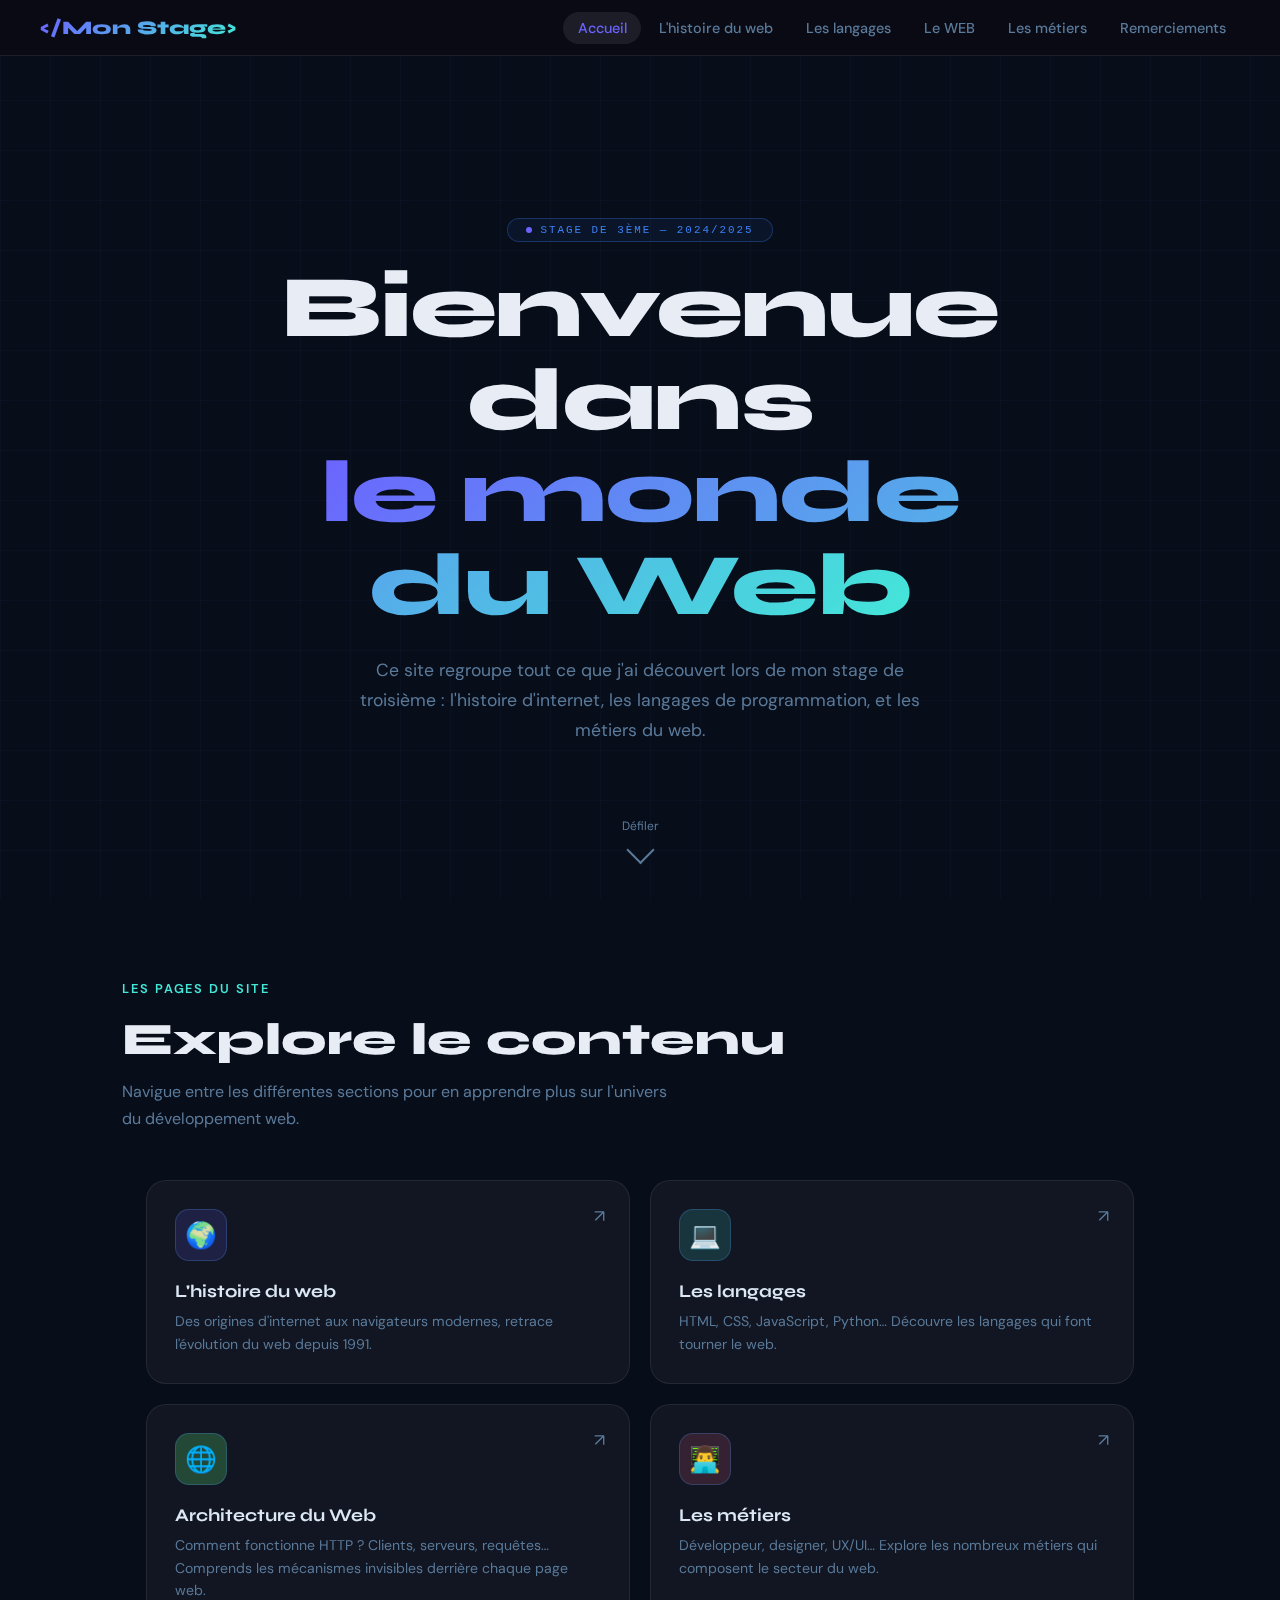
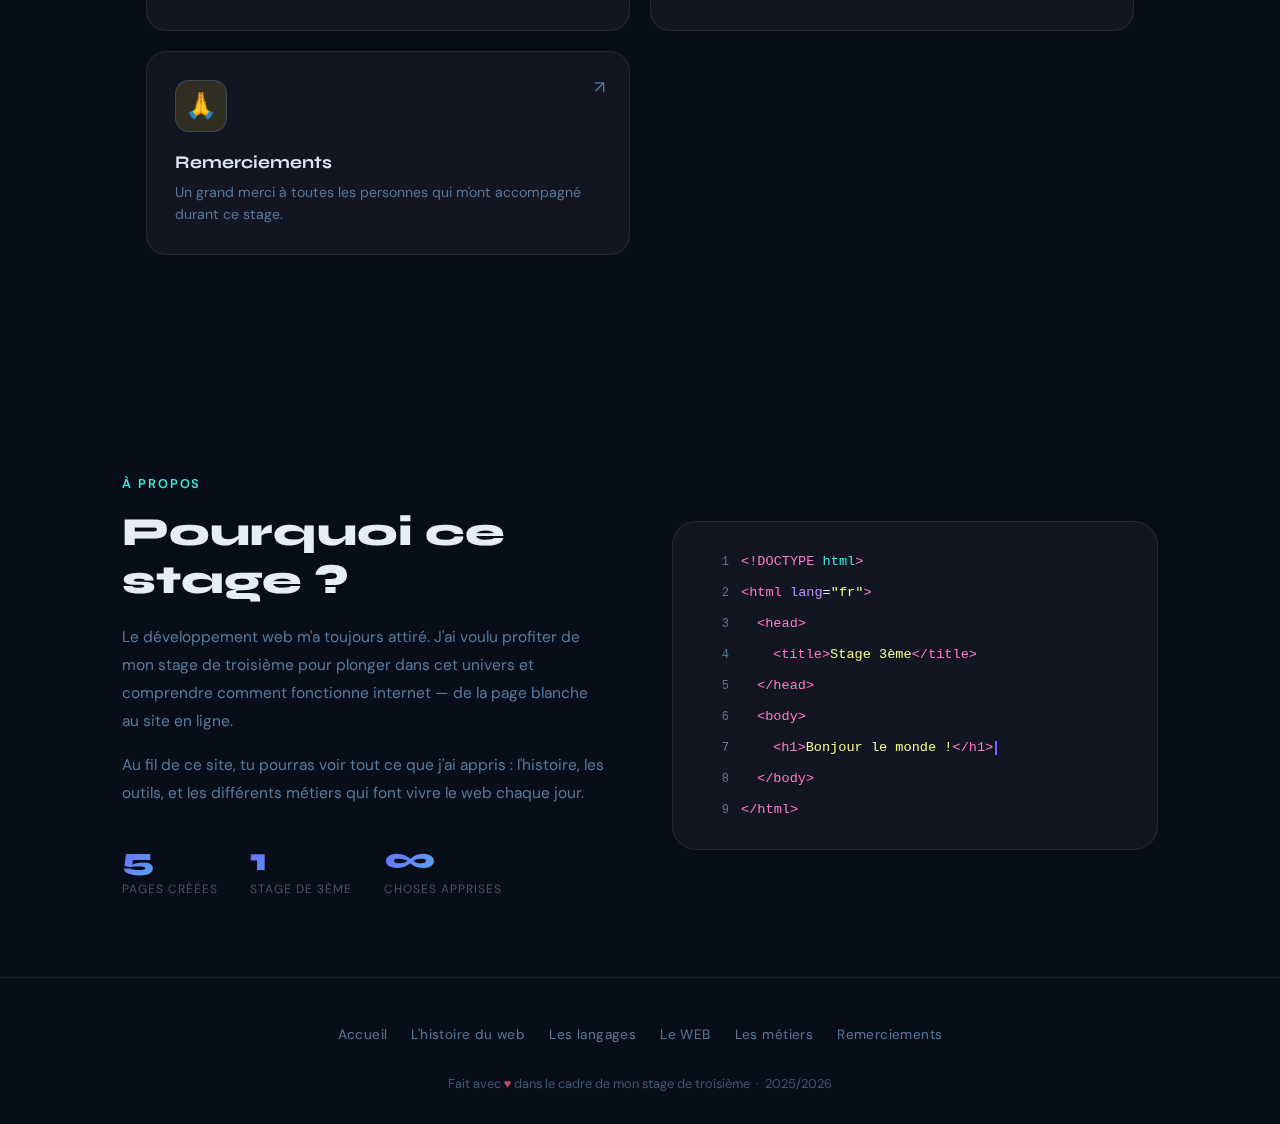
<file: index.html>
<!DOCTYPE html>
<html lang="fr">
<head>
  <meta charset="UTF-8" />
  <meta name="viewport" content="width=device-width, initial-scale=1.0" />
  <title>Stage de Troisième – Le Web</title>
  <link href="https://fonts.googleapis.com/css2?family=Syne:wght@400;700;800&family=DM+Sans:ital,wght@0,300;0,400;0,500;1,300&display=swap" rel="stylesheet" />
  <link rel="stylesheet" href="css/style.css">

</head>
<body>

  <!-- ─── NAVIGATION ─── -->
  <nav>
    <a href="index.html" class="nav-logo">&#60;/Mon Stage&#62;</a>
    <ul class="nav-links">
      <li><a href="index.html" class="active">Accueil</a></li>
      <li><a href="histoires-web.html">L'histoire du web</a></li>
      <li><a href="HTML-CSS-JS.html">Les langages</a></li>
      <li><a href="architecture-web.html">Le WEB</a></li>
      <li><a href="metiers-du-web.html">Les métiers</a></li>
      <li><a href="remerciements.html">Remerciements</a></li>
    </ul>
  </nav>

  <!-- ─── HERO ─── -->
  <section class="hero">
    <div class="badge">Stage de 3ème — 2024/2025</div>
    <h1>Bienvenue dans<br /><span>le monde du Web</span></h1>
    <p>
      Ce site regroupe tout ce que j'ai découvert lors de mon stage de troisième :
      l'histoire d'internet, les langages de programmation, et les métiers du web.
    </p>
    
    <div class="scroll-hint">
      Défiler
      <div class="scroll-arrow"></div>
    </div>
  </section>

  <!-- ─── CARDS ─── -->
  <section class="section">
    <div class="section-label">Les pages du site</div>
    <h2>Explore le contenu</h2>
    <p>Navigue entre les différentes sections pour en apprendre plus sur l'univers du développement web.</p>

    <div class="cards-grid">
      <a href="histoires-web.html" class="card-home">
        <div class="card-icon" style="background: rgba(108,99,255,0.15);">🌍</div>
        <span class="card-arrow">↗</span>
        <h3>L'histoire du web</h3>
        <p>Des origines d'internet aux navigateurs modernes, retrace l'évolution du web depuis 1991.</p>
      </a>

      <a href="HTML-CSS-JS.html" class="card-home">
        <div class="card-icon" style="background: rgba(67,232,216,0.15);">💻</div>
        <span class="card-arrow">↗</span>
        <h3>Les langages</h3>
        <p>HTML, CSS, JavaScript, Python… Découvre les langages qui font tourner le web.</p>
      </a>
      <a href="architecture-web.html" class="card-home">
        <div class="card-icon" style="background: rgba(102 255 129 / 22%);">🌐</div>
        <span class="card-arrow">↗</span>
        <h3>Architecture du Web</h3>
       <p>Comment fonctionne HTTP ? Clients, serveurs, requêtes… Comprends les mécanismes invisibles derrière chaque page web.</p>
      </a>
      <a href="metiers-du-web.html" class="card-home">
        <div class="card-icon" style="background: rgba(255,101,132,0.15);">👨‍💻</div>
        <span class="card-arrow">↗</span>
        <h3>Les métiers</h3>
        <p>Développeur, designer, UX/UI… Explore les nombreux métiers qui composent le secteur du web.</p>
      </a>

      <a href="remerciements.html" class="card-home">
        <div class="card-icon" style="background: rgba(251,191,36,0.15);">🙏</div>
        <span class="card-arrow">↗</span>
        <h3>Remerciements</h3>
        <p>Un grand merci à toutes les personnes qui m'ont accompagné durant ce stage.</p>
      </a>
    </div>
  </section>

  <!-- ─── ABOUT ─── -->
  <section class="section">
    <div class="about-grid">
      <div class="about-text">
        <div class="section-label">À propos</div>
        <h2>Pourquoi ce stage ?</h2>
        <p>
          Le développement web m'a toujours attiré. J'ai voulu profiter de mon stage de troisième
          pour plonger dans cet univers et comprendre comment fonctionne internet — de la page
          blanche au site en ligne.
        </p>
        <p>
          Au fil de ce site, tu pourras voir tout ce que j'ai appris : l'histoire, les outils,
          et les différents métiers qui font vivre le web chaque jour.
        </p>
        <div class="stats">
          <div class="stat">
            <div class="stat-number">5</div>
            <div class="stat-label">Pages créées</div>
          </div>
          <div class="stat">
            <div class="stat-number">1</div>
            <div class="stat-label">Stage de 3ème</div>
          </div>
          <div class="stat">
            <div class="stat-number">∞</div>
            <div class="stat-label">Choses apprises</div>
          </div>
        </div>
      </div>
      <div class="about-visual">
        <div class="code-line">
          <span class="code-num">1</span>
          <span><span class="code-kw">&lt;!DOCTYPE</span> <span class="code-fn">html</span><span class="code-kw">&gt;</span></span>
        </div>
        <div class="code-line">
          <span class="code-num">2</span>
          <span><span class="code-kw">&lt;html</span> <span class="code-var">lang</span>=<span class="code-str">"fr"</span><span class="code-kw">&gt;</span></span>
        </div>
        <div class="code-line">
          <span class="code-num">3</span>
          <span style="padding-left:1rem;"><span class="code-kw">&lt;head&gt;</span></span>
        </div>
        <div class="code-line">
          <span class="code-num">4</span>
          <span style="padding-left:2rem;"><span class="code-kw">&lt;title&gt;</span><span class="code-str">Stage 3ème</span><span class="code-kw">&lt;/title&gt;</span></span>
        </div>
        <div class="code-line">
          <span class="code-num">5</span>
          <span style="padding-left:1rem;"><span class="code-kw">&lt;/head&gt;</span></span>
        </div>
        <div class="code-line">
          <span class="code-num">6</span>
          <span style="padding-left:1rem;"><span class="code-kw">&lt;body&gt;</span></span>
        </div>
        <div class="code-line">
          <span class="code-num">7</span>
          <span style="padding-left:2rem;"><span class="code-kw">&lt;h1&gt;</span><span class="code-str">Bonjour le monde !</span><span class="code-kw">&lt;/h1&gt;</span><span class="code-cursor"></span></span>
        </div>
        <div class="code-line">
          <span class="code-num">8</span>
          <span style="padding-left:1rem;"><span class="code-kw">&lt;/body&gt;</span></span>
        </div>
        <div class="code-line">
          <span class="code-num">9</span>
          <span><span class="code-kw">&lt;/html&gt;</span></span>
        </div>
      </div>
    </div>
  </section>

  <!-- ─── FOOTER ─── -->
  <footer>
    <nav class="footer-nav">
      <a href="index.html">Accueil</a>
      <a href="histoires-web.html">L'histoire du web</a>
      <a href="HTML-CSS-JS.html">Les langages</a>
      <a href="architecture-web.html">Le WEB</a>
      <a href="metiers-du-web.html">Les métiers</a>
      <a href="remerciements.html">Remerciements</a>
    </nav>
    <p class="footer-copy">Fait avec <span>♥</span> dans le cadre de mon stage de troisième &nbsp;·&nbsp; 2025/2026</p>
  </footer>

</body>
</html>
</file>
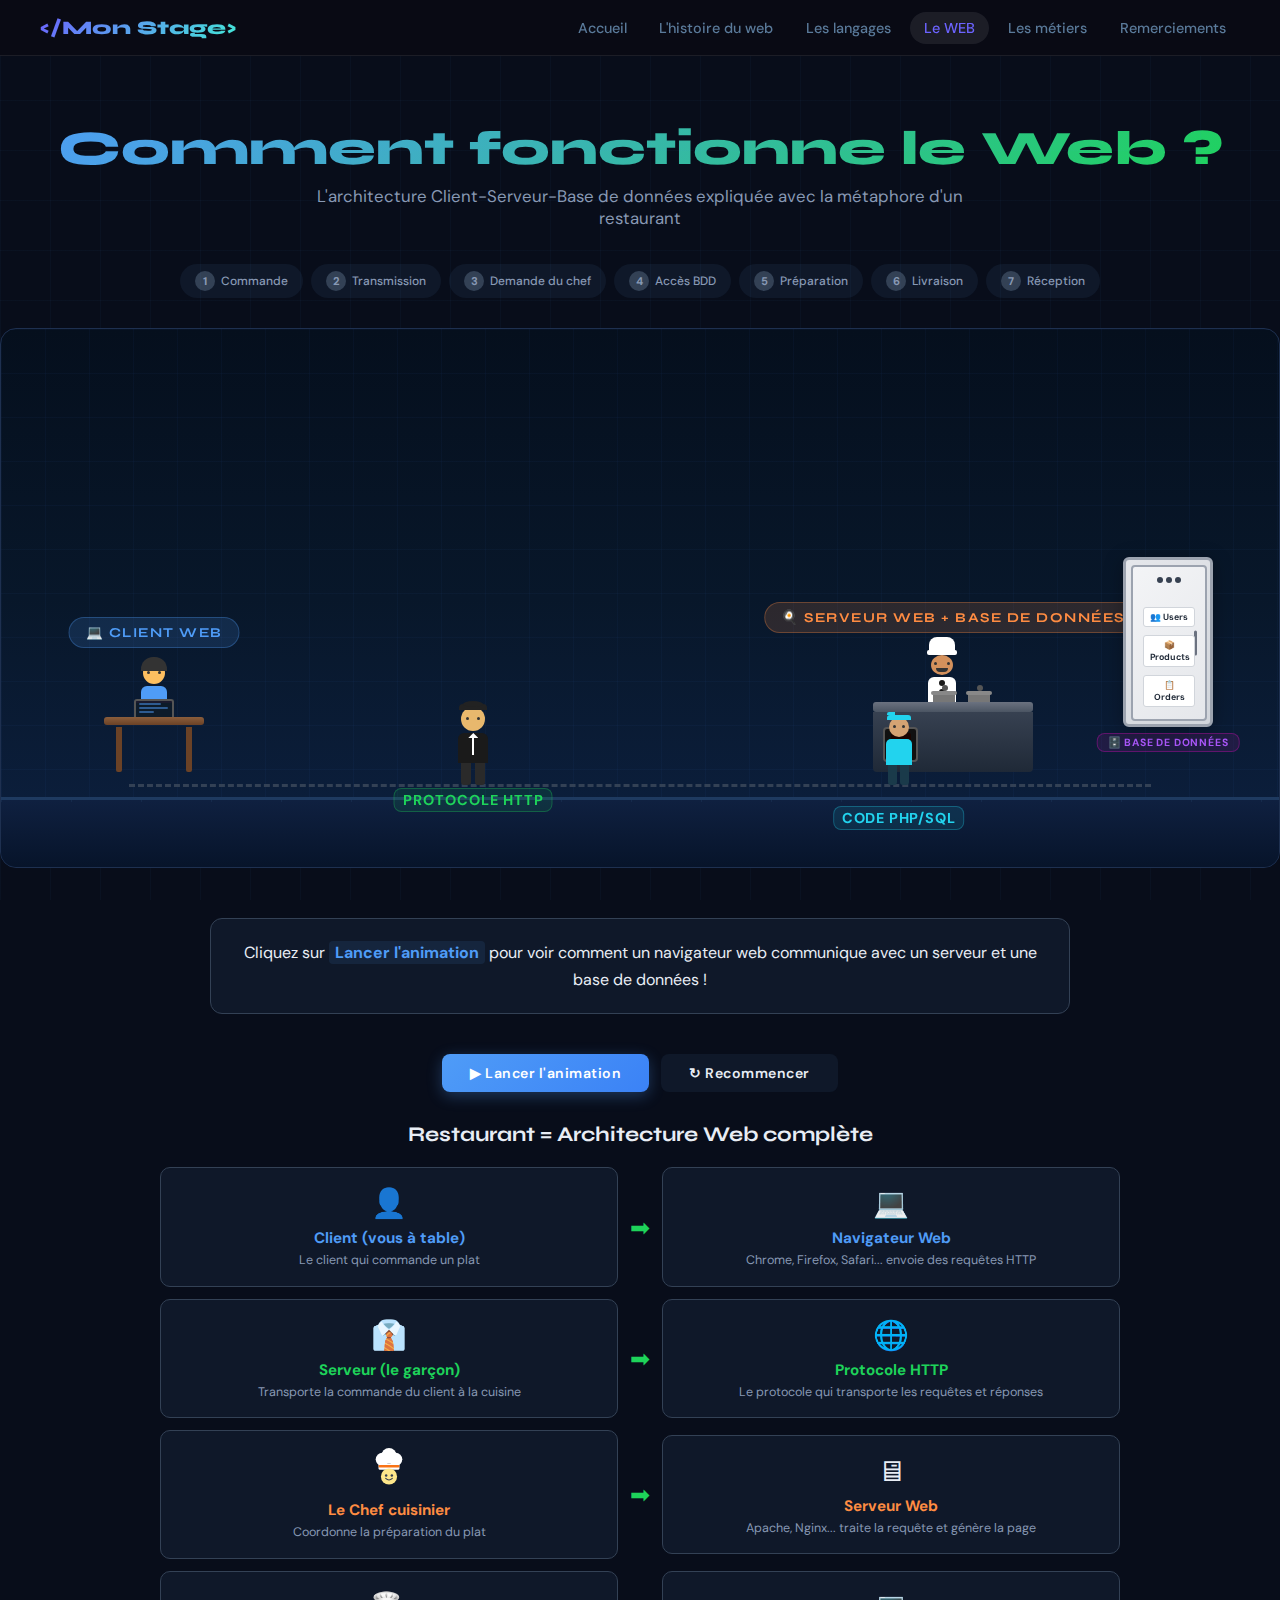
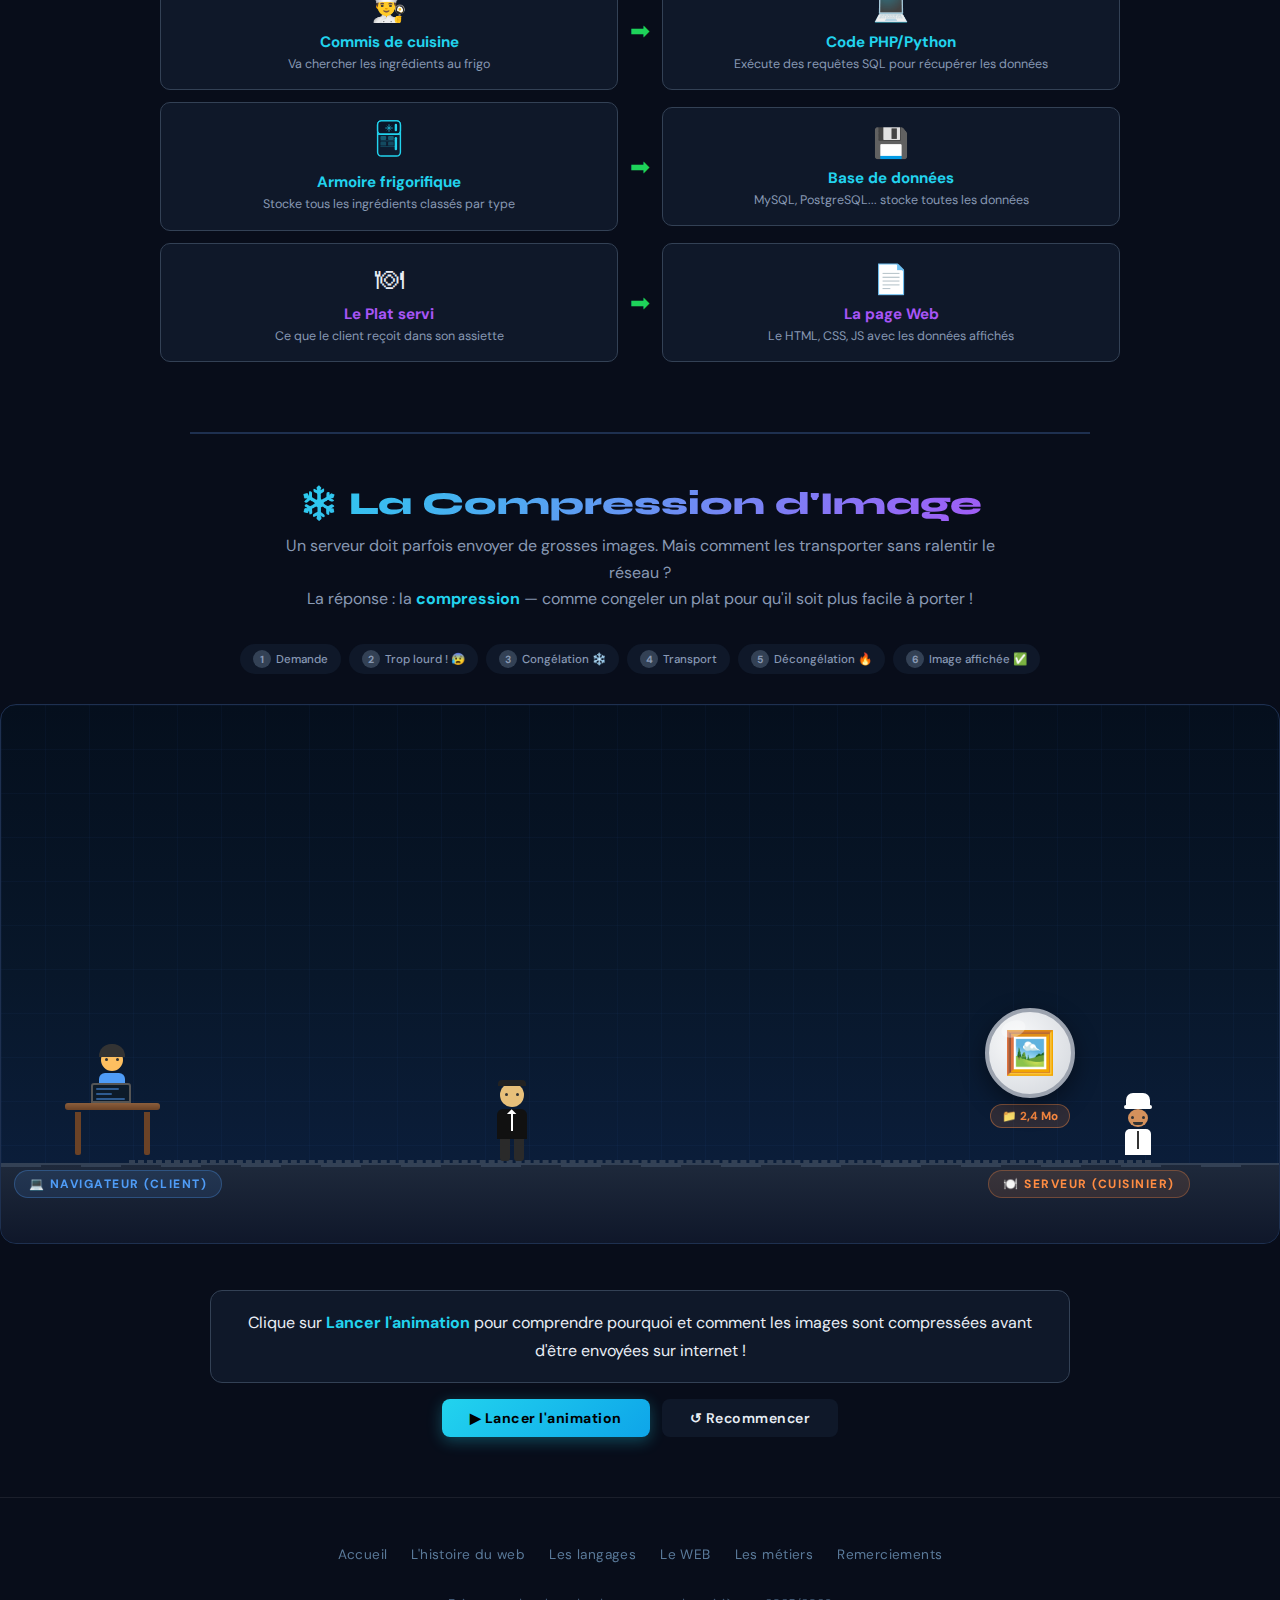
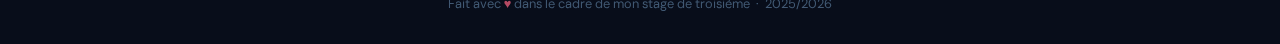
<file: architecture-web.html>
<!DOCTYPE html>
<html lang="fr">
<head> 
    <meta charset="UTF-8">
    <meta name="viewport" content="width=device-width, initial-scale=1.0">
    <title>Architecture Web - Client, Serveur & Base de données</title>
    <link rel="preconnect" href="https://fonts.googleapis.com">
    <link rel="preconnect" href="https://fonts.gstatic.com" crossorigin>
     <link href="https://fonts.googleapis.com/css2?family=Syne:wght@400;700;800&family=DM+Sans:ital,wght@0,300;0,400;0,500;1,300&display=swap" rel="stylesheet" />
<link rel="stylesheet" href="css/style.css">
</head>
<body>

  <!-- ─── NAVIGATION ─── -->
  <nav>
    <a href="index.html" class="nav-logo">&#60;/Mon Stage&#62;</a>
    <ul class="nav-links">
      <li><a href="index.html" >Accueil</a></li>
      <li><a href="histoires-web.html">L'histoire du web</a></li>
      <li><a href="HTML-CSS-JS.html">Les langages</a></li>
      <li><a href="architecture-web.html" class="active">Le WEB</a></li>
      <li><a href="metiers-du-web.html">Les métiers</a></li>
      <li><a href="remerciements.html">Remerciements</a></li>
    </ul>
  </nav>

    <header class="page-header">
        <h1>Comment fonctionne le Web ?</h1>
        <p>L'architecture Client-Serveur-Base de données expliquée avec la métaphore d'un restaurant</p>
    </header>

    <div class="steps-indicator">
        <div class="step-dot" data-step="0"><span class="step-num">1</span> Commande</div>
        <div class="step-dot" data-step="1"><span class="step-num">2</span> Transmission</div>
        <div class="step-dot" data-step="2"><span class="step-num">3</span> Demande du chef</div>
        <div class="step-dot" data-step="3"><span class="step-num">4</span> Accès BDD</div>
        <div class="step-dot" data-step="4"><span class="step-num">5</span> Préparation</div>
        <div class="step-dot" data-step="5"><span class="step-num">6</span> Livraison</div>
        <div class="step-dot" data-step="6"><span class="step-num">7</span> Réception</div>
    </div>

    <div class="scene-container" id="scene">
        <div class="floor"></div>
        <div class="path-line"></div>
        <div class="zone zone-client">
            <div class="zone-label">&#128187; Client Web</div>
            <div class="client-group">
                <div class="person-client">
                    <div class="person-head">
                        <div class="person-eyes"><span class="eye"></span><span class="eye"></span></div>
                    </div>
                    <div class="person-body"></div>
                </div>
                <div class="table">
                    <div class="laptop">
                        <div class="laptop-screen">
                            <div class="laptop-screen-content" id="laptopScreen">
                                <div class="screen-line" style="width:60%"></div>
                                <div class="screen-line" style="width:80%"></div>
                                <div class="screen-line" style="width:40%"></div>
                            </div>
                        </div>
                        <div class="laptop-base"></div>
                    </div>
                    <div class="table-top"></div>
                    <div class="table-leg-left"></div>
                    <div class="table-leg-right"></div>
                </div>
            </div>
        </div>
        <div class="zone zone-kitchen">
            <div class="zone-label">&#127859; Serveur Web + Base de données</div>
            <div class="kitchen">
                <div class="chef" id="chef">
                    <div class="chef-hat"></div>
                    <div class="chef-face">
                        <div class="chef-eyes"><span class="eye"></span><span class="eye"></span></div>
                        <div class="chef-mustache"></div>
                    </div>
                    <div class="chef-body-el"></div>
                </div>
                <div class="pot pot-1">
                    <div class="steam-container" id="steam1"><div class="steam"></div><div class="steam"></div><div class="steam"></div></div>
                    <div class="pot-handle"></div><div class="pot-lid"></div><div class="pot-body"></div>
                </div>
                <div class="pot pot-2">
                    <div class="steam-container" id="steam2"><div class="steam"></div><div class="steam"></div><div class="steam"></div></div>
                    <div class="pot-handle"></div><div class="pot-lid"></div><div class="pot-body"></div>
                </div>
                <div class="kitchen-counter">
                    <div class="counter-top"></div>
                    <div class="counter-body">
                        <div class="oven">
                            <div class="oven-window" id="ovenWindow"></div>
                            <div class="oven-knobs"><span class="oven-knob"></span><span class="oven-knob"></span></div>
                        </div>
                    </div>
                </div>
                <div class="database-fridge">
                    <div class="fridge-body">
                        <div class="fridge-door" id="fridgeDoor">
                            <div class="fridge-handle"></div>
                            <div class="fridge-panel">
                                <div class="fridge-light" id="light1"></div>
                                <div class="fridge-light" id="light2"></div>
                                <div class="fridge-light" id="light3"></div>
                            </div>
                            <div class="fridge-labels">
                                <div class="fridge-label-item">👥 Users</div>
                                <div class="fridge-label-item">📦 Products</div>
                                <div class="fridge-label-item">📋 Orders</div>
                            </div>
                        </div>
                        <div class="fridge-interior">
                            <div class="fridge-shelf"></div><div class="fridge-shelf"></div><div class="fridge-shelf"></div>
                            <div class="fridge-items" id="fridgeItems">
                                <div class="fridge-item-row">
                                    <div class="fridge-item" data-item="1">📧</div>
                                    <div class="fridge-item" data-item="2">🔑</div>
                                    <div class="fridge-item" data-item="3">📛</div>
                                </div>
                                <div class="fridge-item-row">
                                    <div class="fridge-item" data-item="4">💰</div>
                                    <div class="fridge-item" data-item="5">📅</div>
                                    <div class="fridge-item" data-item="6">📍</div>
                                </div>
                            </div>
                        </div>
                    </div>
                    <div class="database-label">🗄️ Base de données</div>
                </div>
            </div>
        </div>
        <div class="waiter" id="waiter">
            <div class="waiter-body-group">
                <div class="waiter-head"><div class="waiter-eyes"><span class="eye"></span><span class="eye"></span></div></div>
                <div class="waiter-torso"></div>
                <div class="waiter-legs"><div class="waiter-leg"></div><div class="waiter-leg"></div></div>
                <div class="tray" id="tray"><span class="tray-item" id="trayItem"></span></div>
            </div>
            <div class="waiter-label">Protocole HTTP</div>
        </div>
        <div class="commis" id="commis">
            <div class="commis-body-group">
                <div class="commis-head"><div class="commis-eyes"><span class="eye"></span><span class="eye"></span></div></div>
                <div class="commis-torso"></div>
                <div class="commis-legs"><div class="commis-leg"></div><div class="commis-leg"></div></div>
                <div class="commis-tray" id="commisTray"><div class="commis-tray-items" id="commisTrayItems"></div></div>
            </div>
            <div class="commis-label">Code PHP/SQL</div>
        </div>
        <div class="speech-bubble bubble-client" id="bubbleClient"></div>
        <div class="speech-bubble bubble-waiter" id="bubbleWaiter"></div>
        <div class="speech-bubble bubble-commis" id="bubbleCommis"></div>
        <div class="speech-bubble bubble-kitchen" id="bubbleKitchen"></div>
        <div class="speech-bubble bubble-database" id="bubbleDatabase"></div>
        <div class="packet packet-request" id="packetReq">GET /profile</div>
        <div class="packet packet-response" id="packetRes">200 OK + HTML</div>
        <div class="packet packet-sql" id="packetSQL">SELECT * FROM users</div>
    </div>

    <div class="narration">
        <div class="narration-box">
            <p class="narration-text" id="narrationText">
                Cliquez sur <span class="highlight highlight-blue">Lancer l'animation</span> pour voir comment un navigateur web communique avec un serveur et une base de données !
            </p>
        </div>
    </div>

    <div class="controls">
        <button class="btn btn-primary" id="btnPlay" onclick="startAnimation()">&#9654; Lancer l'animation</button>
        <button class="btn btn-secondary" id="btnReset" onclick="resetAnimation()">&#8635; Recommencer</button>
    </div>

    <div class="mapping-section">
        <h2 class="mapping-title">Restaurant = Architecture Web complète</h2>
        <div class="mapping-grid">
            <div class="mapping-card"><div class="icon">&#128100;</div><div class="label" style="color:var(--accent-blue)">Client (vous à table)</div><div class="desc">Le client qui commande un plat</div></div>
            <div class="mapping-arrow">&#10145;</div>
            <div class="mapping-card"><div class="icon">&#128187;</div><div class="label" style="color:var(--accent-blue)">Navigateur Web</div><div class="desc">Chrome, Firefox, Safari... envoie des requêtes HTTP</div></div>
            <div class="mapping-card"><div class="icon">&#128084;</div><div class="label" style="color:var(--accent-green)">Serveur (le garçon)</div><div class="desc">Transporte la commande du client à la cuisine</div></div>
            <div class="mapping-arrow">&#10145;</div>
            <div class="mapping-card"><div class="icon">&#127760;</div><div class="label" style="color:var(--accent-green)">Protocole HTTP</div><div class="desc">Le protocole qui transporte les requêtes et réponses</div></div>
            <div class="mapping-card"><div class="icon"><svg width="38" height="38" viewBox="0 0 40 40" xmlns="http://www.w3.org/2000/svg">
              <!-- Toque (chapeau chef) -->
              <circle cx="13" cy="13" r="7" fill="#fff"/>
              <circle cx="20" cy="9"  r="8" fill="#fff"/>
              <circle cx="27" cy="13" r="7" fill="#fff"/>
              <rect x="9" y="17" width="22" height="7" rx="1.5" fill="#fff"/>
              <!-- Bande orange -->
              <rect x="9" y="19" width="22" height="2.5" rx="1" fill="#f97316"/>
              <!-- Visage -->
              <circle cx="20" cy="31" r="8.5" fill="#fde68a"/>
              <!-- Yeux -->
              <circle cx="17" cy="30" r="1.3" fill="#374151"/>
              <circle cx="23" cy="30" r="1.3" fill="#374151"/>
              <!-- Sourire -->
              <path d="M16.5 33 Q20 36.5 23.5 33" stroke="#374151" stroke-width="1.2" fill="none" stroke-linecap="round"/>
            </svg></div><div class="label" style="color:var(--accent-orange)">Le Chef cuisinier</div><div class="desc">Coordonne la préparation du plat</div></div>
            <div class="mapping-arrow">&#10145;</div>
            <div class="mapping-card"><div class="icon">&#128421;</div><div class="label" style="color:var(--accent-orange)">Serveur Web</div><div class="desc">Apache, Nginx... traite la requête et génère la page</div></div>
            <div class="mapping-card"><div class="icon">&#128104;&#8205;&#127859;</div><div class="label" style="color:var(--accent-cyan)">Commis de cuisine</div><div class="desc">Va chercher les ingrédients au frigo</div></div>
            <div class="mapping-arrow">&#10145;</div>
            <div class="mapping-card"><div class="icon">&#128187;</div><div class="label" style="color:var(--accent-cyan)">Code PHP/Python</div><div class="desc">Exécute des requêtes SQL pour récupérer les données</div></div>
            <div class="mapping-card"><div class="icon"><svg width="38" height="38" viewBox="0 0 40 40" xmlns="http://www.w3.org/2000/svg">
              <!-- Corps frigo -->
              <rect x="8" y="2" width="24" height="37" rx="4" fill="#0e1c30" stroke="#22d3ee" stroke-width="1.5"/>
              <!-- Compartiment congélateur (haut) -->
              <rect x="8" y="2" width="24" height="14" rx="4" fill="#0a1628" stroke="#22d3ee" stroke-width="1.5"/>
              <!-- Séparateur -->
              <line x1="8" y1="16" x2="32" y2="16" stroke="#22d3ee" stroke-width="1.5"/>
              <!-- Poignée haut -->
              <rect x="26" y="5"  width="2.5" height="8"  rx="1.2" fill="#22d3ee"/>
              <!-- Poignée bas -->
              <rect x="26" y="19" width="2.5" height="14" rx="1.2" fill="#22d3ee"/>
              <!-- Flocon (congélateur) -->
              <line x1="20" y1="5.5" x2="20" y2="13.5" stroke="#22d3ee" stroke-width="1"   stroke-opacity=".7"/>
              <line x1="16" y1="9.5" x2="24" y2="9.5"  stroke="#22d3ee" stroke-width="1"   stroke-opacity=".7"/>
              <line x1="17.5" y1="7" x2="22.5" y2="12"  stroke="#22d3ee" stroke-width=".8" stroke-opacity=".5"/>
              <line x1="22.5" y1="7" x2="17.5" y2="12"  stroke="#22d3ee" stroke-width=".8" stroke-opacity=".5"/>
              <!-- Étagères -->
              <line x1="11" y1="23" x2="27" y2="23" stroke="#22d3ee" stroke-width=".8" stroke-opacity=".3"/>
              <line x1="11" y1="29" x2="27" y2="29" stroke="#22d3ee" stroke-width=".8" stroke-opacity=".3"/>
              <!-- Contenus -->
              <rect x="11" y="18" width="6" height="4" rx="1" fill="#22d3ee" fill-opacity=".35"/>
              <rect x="19" y="18" width="6" height="4" rx="1" fill="#22d3ee" fill-opacity=".35"/>
              <rect x="11" y="24" width="6" height="4" rx="1" fill="#22d3ee" fill-opacity=".25"/>
              <rect x="19" y="24" width="6" height="4" rx="1" fill="#22d3ee" fill-opacity=".25"/>
            </svg></div><div class="label" style="color:var(--accent-cyan)">Armoire frigorifique</div><div class="desc">Stocke tous les ingrédients classés par type</div></div>
            <div class="mapping-arrow">&#10145;</div>
            <div class="mapping-card"><div class="icon">&#128190;</div><div class="label" style="color:var(--accent-cyan)">Base de données</div><div class="desc">MySQL, PostgreSQL... stocke toutes les données</div></div>
            <div class="mapping-card"><div class="icon">&#127869;</div><div class="label" style="color:var(--accent-purple)">Le Plat servi</div><div class="desc">Ce que le client reçoit dans son assiette</div></div>
            <div class="mapping-arrow">&#10145;</div>
            <div class="mapping-card"><div class="icon">&#128196;</div><div class="label" style="color:var(--accent-purple)">La page Web</div><div class="desc">Le HTML, CSS, JS avec les données affichés</div></div>
        </div>
    </div>

    <script>
        const waiter = document.getElementById('waiter');
        const tray = document.getElementById('tray');
        const trayItem = document.getElementById('trayItem');
        const commis = document.getElementById('commis');
        const commisTray = document.getElementById('commisTray');
        const commisTrayItems = document.getElementById('commisTrayItems');
        const chef = document.getElementById('chef');
        const ovenWindow = document.getElementById('ovenWindow');
        const steam1 = document.getElementById('steam1');
        const steam2 = document.getElementById('steam2');
        const fridgeDoor = document.getElementById('fridgeDoor');
        const fridgeItems = document.getElementById('fridgeItems');
        const light1 = document.getElementById('light1');
        const light2 = document.getElementById('light2');
        const light3 = document.getElementById('light3');
        const bubbleClient = document.getElementById('bubbleClient');
        const bubbleWaiter = document.getElementById('bubbleWaiter');
        const bubbleCommis = document.getElementById('bubbleCommis');
        const bubbleKitchen = document.getElementById('bubbleKitchen');
        const bubbleDatabase = document.getElementById('bubbleDatabase');
        const packetReq = document.getElementById('packetReq');
        const packetRes = document.getElementById('packetRes');
        const packetSQL = document.getElementById('packetSQL');
        const narrationText = document.getElementById('narrationText');
        const laptopScreen = document.getElementById('laptopScreen');
        const btnPlay = document.getElementById('btnPlay');
        const scene = document.getElementById('scene');
        const stepDots = document.querySelectorAll('.step-dot');
        let isAnimating = false;
        let animationTimers = [];

        function delay(ms) {
            return new Promise(resolve => { const t = setTimeout(resolve, ms); animationTimers.push(t); });
        }
        function showBubble(el, text) { el.textContent = text; el.classList.add('visible'); }
        function hideBubble(el) { el.classList.remove('visible'); }
        function hideAllBubbles() { [bubbleClient, bubbleWaiter, bubbleCommis, bubbleKitchen, bubbleDatabase].forEach(b => hideBubble(b)); }
        function setStep(n) { stepDots.forEach((dot, i) => { dot.classList.remove('active', 'done'); if (i < n) dot.classList.add('done'); if (i === n) dot.classList.add('active'); }); }
        function setNarration(html) { narrationText.innerHTML = html; }
        function setWaiterPos(pct) { waiter.style.left = pct + '%'; }
        function setCommisPos(pct) { commis.style.right = (100 - pct) + '%'; }

        const POS = { clientX: 15, waiterCenterX: 35, kitchenX: 60, commisStartX: 72, fridgeX: 82 };

        function showPacket(el, fromPct, toPct, duration) {
            return new Promise(resolve => {
                el.style.left = fromPct + '%'; el.style.opacity = '1';
                el.style.transition = `left ${duration}ms ease-in-out`;
                el.offsetHeight;
                requestAnimationFrame(() => { el.style.left = toPct + '%'; });
                const t = setTimeout(() => { el.style.opacity = '0'; el.style.transition = 'none'; resolve(); }, duration);
                animationTimers.push(t);
            });
        }

        async function animateWaiterTo(toPct, duration = 1500) {
            const currentLeft = parseFloat(waiter.style.left) || POS.waiterCenterX;
            if (toPct < currentLeft) waiter.classList.add('flip'); else waiter.classList.remove('flip');
            waiter.classList.add('walking');
            waiter.style.transition = `left ${duration}ms ease-in-out`;
            setWaiterPos(toPct);
            await delay(duration);
            waiter.classList.remove('walking');
            waiter.style.transition = 'none';
        }

        async function animateCommisTo(toPct, duration = 1200) {
            const currentRight = parseFloat(commis.style.right) || (100 - POS.commisStartX);
            const currentPct = 100 - currentRight;
            if (toPct < currentPct) commis.classList.add('flip'); else commis.classList.remove('flip');
            commis.classList.add('walking');
            commis.style.transition = `right ${duration}ms ease-in-out`;
            setCommisPos(toPct);
            await delay(duration);
            commis.classList.remove('walking');
            commis.style.transition = 'none';
        }

        async function startAnimation() {
            if (isAnimating) return;
            isAnimating = true; btnPlay.disabled = true;
            resetVisuals();
            setStep(0);
            setNarration(`<span class="highlight highlight-blue">Le client</span> (votre navigateur) demande à voir son profil utilisateur.<br>C'est comme commander un plat personnalisé au restaurant !`);
            showBubble(bubbleClient, '👤 Je veux voir mes notes !');
            await delay(2500);
            setStep(1); hideBubble(bubbleClient);
            setNarration(`Le <span class="highlight highlight-green">protocole HTTP</span> (le serveur) prend la demande et l'apporte vers la cuisine.<br>Requête : <code>GET /profile</code>`);
            await animateWaiterTo(POS.clientX, 1200);
            showBubble(bubbleWaiter, '📝 Requête notée !');
            await delay(1200); hideBubble(bubbleWaiter);
            tray.classList.add('visible'); trayItem.textContent = '📝';
            showPacket(packetReq, POS.clientX, POS.kitchenX, 2000);
            await animateWaiterTo(POS.kitchenX, 2000);
            tray.classList.remove('visible');
            setStep(2);
            setNarration(`Le <span class="highlight highlight-orange">serveur web</span> (le chef) reçoit la demande.<br>Il se rend compte qu'il a besoin des données du client stockées en base de données !`);
            showBubble(bubbleKitchen, '🤔 J\'ai besoin des infos du client !');
            await delay(2000); hideBubble(bubbleKitchen);
            setStep(3);
            setNarration(`Le <span class="highlight highlight-cyan">code PHP</span> (le commis) va chercher les données dans <span class="highlight highlight-cyan">la base de données</span> (l'armoire frigorifique).<br>Il exécute une requête SQL : <code>SELECT * FROM users WHERE id=42</code>`);
            showBubble(bubbleCommis, '🔍 Je vais chercher les données !');
            await animateCommisTo(POS.fridgeX, 1500);
            hideBubble(bubbleCommis);
            fridgeDoor.classList.add('open'); light1.classList.add('active'); light2.classList.add('active'); light3.classList.add('active');
            showBubble(bubbleDatabase, '🗄️ SELECT * FROM users...');
            await delay(1500);
            const items = fridgeItems.querySelectorAll('.fridge-item');
            for (let i = 0; i < 3; i++) { await delay(300); items[i].classList.add('taken'); }
            hideBubble(bubbleDatabase); showBubble(bubbleDatabase, '✅ Données trouvées !');
            commisTray.classList.add('visible'); commisTrayItems.innerHTML = '📧 📛 📅';
            await delay(1000); hideBubble(bubbleDatabase);
            fridgeDoor.classList.remove('open'); light1.classList.remove('active'); light2.classList.remove('active'); light3.classList.remove('active');
            showBubble(bubbleCommis, '📦 Données récupérées !');
            await animateCommisTo(POS.commisStartX, 1500);
            hideBubble(bubbleCommis); commisTray.classList.remove('visible');
            setStep(4);
            setNarration(`Le <span class="highlight highlight-orange">chef</span> (serveur web) utilise les données pour préparer la page HTML personnalisée.<br>Il "cuisine" le HTML avec les informations du profil !`);
            showBubble(bubbleKitchen, '👨‍🍳 Je prépare la page !');
            chef.classList.add('cooking'); ovenWindow.classList.add('hot'); steam1.classList.add('active'); steam2.classList.add('active');
            await delay(3000);
            chef.classList.remove('cooking'); ovenWindow.classList.remove('hot'); steam1.classList.remove('active'); steam2.classList.remove('active');
            hideBubble(bubbleKitchen); showBubble(bubbleKitchen, '✅ Page HTML prête !');
            await delay(1200); hideBubble(bubbleKitchen);
            setStep(5);
            setNarration(`Le serveur (HTTP) rapporte la <span class="highlight highlight-green">réponse</span> au client.<br>Réponse : <code>200 OK</code> + page HTML avec les données du profil.`);
            tray.classList.add('visible'); trayItem.textContent = '🍽️'; waiter.classList.add('flip');
            showPacket(packetRes, POS.kitchenX, POS.clientX, 2000);
            await animateWaiterTo(POS.clientX, 2000);
            tray.classList.remove('visible'); waiter.classList.remove('flip');
            setStep(6);
            setNarration(`Le <span class="highlight highlight-blue">navigateur</span> reçoit la page HTML avec les données et l'affiche !<br>Le client peut maintenant voir son profil avec son nom, email, photo... 🎉`);
            showBubble(bubbleClient, '🎉 J\'ai des superbes notes !');
            laptopScreen.innerHTML = '';
            const colors = ['var(--accent-blue)', 'var(--accent-green)', 'var(--accent-cyan)', 'var(--accent-orange)', '#fff'];
            for (let i = 0; i < 8; i++) {
                await delay(200);
                const line = document.createElement('div'); line.className = 'screen-line';
                line.style.width = (30 + Math.random() * 60) + '%';
                line.style.background = colors[i % colors.length]; line.style.opacity = '0.7';
                laptopScreen.appendChild(line);
            }
            await delay(2000); hideBubble(bubbleClient);
            stepDots.forEach(dot => { dot.classList.remove('active'); dot.classList.add('done'); });
            setNarration(`<strong>Architecture Web complète expliquée !</strong><br>Le <span class="highlight highlight-blue">navigateur</span> envoie une requête via <span class="highlight highlight-green">HTTP</span> au <span class="highlight highlight-orange">serveur web</span> qui utilise <span class="highlight highlight-cyan">du code PHP pour interroger la base de données</span> et générer une page personnalisée ! 🎯`);
            await animateWaiterTo(POS.waiterCenterX, 1000);
            isAnimating = false; btnPlay.disabled = false;
        }

        function resetVisuals() {
            hideAllBubbles();
            setWaiterPos(POS.waiterCenterX); setCommisPos(POS.commisStartX);
            waiter.classList.remove('walking', 'flip'); commis.classList.remove('walking', 'flip');
            waiter.style.transition = 'none'; commis.style.transition = 'none';
            tray.classList.remove('visible'); commisTray.classList.remove('visible');
            chef.classList.remove('cooking'); ovenWindow.classList.remove('hot');
            steam1.classList.remove('active'); steam2.classList.remove('active');
            fridgeDoor.classList.remove('open');
            light1.classList.remove('active'); light2.classList.remove('active'); light3.classList.remove('active');
            const items = fridgeItems.querySelectorAll('.fridge-item');
            items.forEach(item => item.classList.remove('taken'));
            packetReq.style.opacity = '0'; packetRes.style.opacity = '0'; packetSQL.style.opacity = '0';
            packetReq.style.transition = 'none'; packetRes.style.transition = 'none'; packetSQL.style.transition = 'none';
            stepDots.forEach(d => d.classList.remove('active', 'done'));
            laptopScreen.innerHTML = `<div class="screen-line" style="width:60%"></div><div class="screen-line" style="width:80%"></div><div class="screen-line" style="width:40%"></div>`;
        }

        function resetAnimation() {
            animationTimers.forEach(t => clearTimeout(t)); animationTimers = [];
            isAnimating = false; btnPlay.disabled = false;
            resetVisuals();
            setNarration(`Cliquez sur <span class="highlight highlight-blue">Lancer l'animation</span> pour voir comment un navigateur web communique avec un serveur et une base de données !`);
        }

        setWaiterPos(POS.waiterCenterX);
        setCommisPos(POS.commisStartX);
    </script>


    <!-- =====================================================
         SECTION : LA COMPRESSION D'IMAGE ❄️
    ====================================================== -->
    <style>
    /* ── Séparateur ── */
    .comp-divider {
        max-width: 900px; margin: 10px auto 50px;
        border: none; border-top: 2px solid #1e3050;
    }

    /* ── Header section ── */
    .comp-header {
        text-align: center; padding: 0 20px 20px;
        max-width: 800px; margin: 0 auto;
    }
    .comp-header h2 {
        font-family: 'Syne', sans-serif;
        font-size: clamp(1.4rem, 3vw, 2rem);
        font-weight: 900;
        background: linear-gradient(135deg, #22d3ee, #a855f7);
        -webkit-background-clip: text; -webkit-text-fill-color: transparent; background-clip: text;
        margin-bottom: 10px;
    }
    .comp-header p { color: var(--text-secondary); font-size: 1rem; line-height: 1.65; }

    /* ── Steps ── */
    .comp-steps {
        display: flex; justify-content: center;
        gap: 8px; margin: 12px auto 0;
        flex-wrap: wrap; padding: 0 20px;
    }
    .comp-step {
        display: flex; align-items: center; gap: 5px;
        padding: 5px 12px; border-radius: 20px;
        font-size: .72rem; font-weight: 500;
        background: var(--bg-card); color: var(--text-secondary);
        border: 1px solid transparent; transition: all .3s;
    }
    .comp-step.active { border-color: var(--accent-cyan); color: var(--accent-cyan); background: rgba(34,211,238,.1); }
    .comp-step.done   { border-color: var(--accent-green); color: var(--accent-green); background: rgba(30,211,90,.1); }
    .comp-sn {
        width: 18px; height: 18px; border-radius: 50%;
        display: flex; align-items: center; justify-content: center;
        font-size: .65rem; font-weight: 700;
        background: #334155; color: var(--text-secondary);
    }
    .comp-step.active .comp-sn { background: var(--accent-cyan); color: #000; }
    .comp-step.done   .comp-sn { background: var(--accent-green); color: #000; }

    /* ── Scene ── */
    .comp-scene {
        position: relative; width: 100%; max-width: 1400px;
        height: 520px; margin: 18px auto 0; overflow: hidden;
    }
    .comp-floor {
        position: absolute; bottom: 0; width: 100%; height: 80px;
        background: linear-gradient(180deg, #1e293b 0%, #0f172a 100%);
        border-top: 2px solid #334155;
    }
    .comp-floor::before {
        content: ''; position: absolute; top: 0; left: 0; right: 0; height: 2px;
        background: repeating-linear-gradient(90deg, #334155 0, #334155 40px, transparent 40px, transparent 80px);
    }
    .comp-path {
        position: absolute; bottom: 80px; left: 10%; right: 10%;
        height: 2px; border-bottom: 3px dashed #334155;
    }

    /* Zone labels */
    .comp-zlbl {
        position: absolute; bottom: 45px;
        font-size: .75rem; font-weight: 700;
        letter-spacing: 1.5px; text-transform: uppercase;
        padding: 5px 14px; border-radius: 20px; white-space: nowrap;
    }
    .comp-zlbl.cl { left: 1%; color: var(--accent-blue); background: rgba(79,156,247,.12); border: 1px solid rgba(79,156,247,.3); }
    .comp-zlbl.ki { right: 7%; color: var(--accent-orange); background: rgba(255,140,66,.12); border: 1px solid rgba(255,140,66,.3); }

    /* ── CLIENT (gauche) ── */
    .comp-client-el {
        position: absolute; bottom: 88px; left: 5%;
    }

    /* ── TABLE simple ── */
    .comp-table {
        width: 95px; height: 52px; position: relative;
    }
    .comp-table-top {
        position: absolute; top: 0; left: 0;
        width: 95px; height: 7px;
        background: linear-gradient(180deg, #8B5E3C, #6B4226); border-radius: 3px;
    }
    .comp-table-leg { position: absolute; bottom: 0; width: 6px; height: 43px; background: #6B4226; border-radius: 0 0 2px 2px; }
    .comp-tl-l { left: 10px; } .comp-tl-r { right: 10px; }

    /* Laptop sur la table */
    .comp-laptop-wrap {
        position: absolute; top: -20px; left: 26px; width: 44px; height: 28px;
    }
    .comp-lscreen {
        width: 40px; height: 20px; background: #0d1b2a;
        border: 2px solid #555; border-radius: 3px 3px 0 0; overflow: hidden;
    }
    .comp-lbase { width: 46px; height: 3px; background: #666; border-radius: 0 0 2px 2px; margin-left: -3px; }

    /* Person au-dessus de la table */
    .comp-person {
        position: absolute; top: -54px; left: 50%; transform: translateX(-50%);
    }
    .comp-phead {
        width: 22px; height: 22px; background: #fdbf60; border-radius: 50%;
        margin: 0 auto 2px; position: relative;
    }
    .comp-phead::before {
        content: ''; position: absolute; top: -5px; left: -2px;
        width: 26px; height: 13px; background: #333; border-radius: 12px 12px 0 0;
    }
    .comp-peyes {
        position: absolute; top: 9px; left: 4px; width: 14px;
        display: flex; justify-content: space-between;
    }
    .comp-pbody {
        width: 26px; height: 24px; background: var(--accent-blue);
        border-radius: 6px 6px 0 0; margin: 0 auto;
    }

    /* ── CHEF (droite) ── */
    .comp-chef-el {
        position: absolute; bottom: 88px; right: 10%; z-index: 8;
    }
    .comp-chef-el .cc-hat {
        width: 24px; height: 16px; background: white;
        border-radius: 7px 7px 0 0; margin: 0 auto; position: relative;
    }
    .comp-chef-el .cc-hat::before {
        content: ''; position: absolute; bottom: 0; left: -2px;
        width: 28px; height: 4px; background: white; border-radius: 2px;
    }
    .comp-chef-el .cc-face {
        width: 20px; height: 18px; background: #d4915c;
        border-radius: 50%; margin: 0 auto 2px; position: relative;
    }
    .comp-chef-el .cc-eyes {
        position: absolute; top: 7px; left: 3px; width: 14px;
        display: flex; justify-content: space-between;
    }
    .comp-chef-el .cc-mst {
        position: absolute; bottom: 2px; left: 50%; transform: translateX(-50%);
        width: 10px; height: 3px; background: #333; border-radius: 0 0 5px 5px;
    }
    .comp-chef-el .cc-body {
        width: 26px; height: 26px; background: white;
        border-radius: 5px 5px 0 0; margin: 0 auto; position: relative;
    }
    .comp-chef-el .cc-body::before {
        content: ''; position: absolute; top: 2px; left: 50%; transform: translateX(-50%);
        width: 2px; height: 18px; background: #333;
    }
    .comp-chef-el.bouncing { animation: ccBnc .5s ease-in-out infinite; }
    @keyframes ccBnc { 0%,100%{transform:translateY(0)} 50%{transform:translateY(-4px)} }

    /* ── LE PLAT (le héros de l'animation) ── */
    .comp-dish-wrap {
        position: absolute; bottom: 170px; right: 16%;
        display: flex; flex-direction: column;
        align-items: center; gap: 6px; z-index: 20;
    }

    /* La cloche / assiette */
    .comp-plate {
        width: 90px; height: 90px; border-radius: 50%;
        background: radial-gradient(circle at 35% 35%, #f9fafb, #d1d5db);
        border: 4px solid #9ca3af;
        display: flex; align-items: center; justify-content: center;
        font-size: 2.6rem; position: relative;
        box-shadow: 0 8px 24px rgba(0,0,0,.45);
        transition: width .7s cubic-bezier(.4,0,.2,1),
                    height .7s cubic-bezier(.4,0,.2,1),
                    font-size .7s cubic-bezier(.4,0,.2,1),
                    filter .8s ease,
                    box-shadow .8s ease,
                    border-color .8s ease;
        overflow: hidden;
    }
    /* Reflet sur le plat */
    .comp-plate::before {
        content: ''; position: absolute;
        top: 10%; left: 15%; width: 30%; height: 20%;
        background: rgba(255,255,255,.35); border-radius: 50%;
        transform: rotate(-20deg); pointer-events: none;
    }
    /* Overlay givré (glace) */
    .comp-plate::after {
        content: ''; position: absolute; inset: 0; border-radius: 50%;
        background: transparent;
        transition: background .8s ease;
    }
    .comp-plate.frozen::after { background: rgba(148,222,255,.3); }
    .comp-plate.frozen {
        filter: brightness(.72) saturate(.18) hue-rotate(165deg);
        border-color: #7dd3fc;
        box-shadow: 0 0 22px rgba(125,211,252,.65), 0 8px 24px rgba(0,0,0,.45);
    }
    .comp-plate.small { width: 34px; height: 34px; font-size: .9rem; }

    /* Badge taille fichier */
    .comp-badge {
        padding: 3px 11px; border-radius: 20px;
        font-size: .73rem; font-weight: 700; white-space: nowrap;
        background: rgba(255,140,66,.15); border: 1px solid rgba(255,140,66,.4);
        color: var(--accent-orange);
        transition: all .5s ease;
    }
    .comp-badge.light {
        background: rgba(34,211,238,.15); border-color: rgba(34,211,238,.4);
        color: var(--accent-cyan);
    }

    /* ── WAITER (scène compression) ── */
    #cmpWaiter {
        position: absolute; bottom: 82px; left: 38%; z-index: 10;
    }
    #cmpWaiter .cw2-body { position: relative; width: 50px; text-align: center; }
    #cmpWaiter .cw2-head {
        width: 24px; height: 24px; background: #e8c07a;
        border-radius: 50%; margin: 0 auto 2px; position: relative;
    }
    #cmpWaiter .cw2-head::before {
        content: ''; position: absolute; top: -3px; left: 50%; transform: translateX(-50%);
        width: 28px; height: 6px; background: #222; border-radius: 4px 4px 0 0;
    }
    #cmpWaiter .cw2-eyes {
        position: absolute; top: 10px; left: 5px; width: 14px;
        display: flex; justify-content: space-between;
    }
    #cmpWaiter .cw2-torso {
        width: 30px; height: 30px; background: #111;
        border-radius: 6px 6px 0 0; margin: 0 auto; position: relative;
    }
    #cmpWaiter .cw2-torso::before {
        content: ''; position: absolute; top: 2px; left: 50%; transform: translateX(-50%);
        width: 2px; height: 20px; background: white;
    }
    #cmpWaiter .cw2-torso::after {
        content: ''; position: absolute; top: 0; left: 50%; transform: translateX(-50%);
        width: 10px; height: 5px; background: white;
        clip-path: polygon(50% 0%, 0% 100%, 100% 100%);
    }
    #cmpWaiter .cw2-legs { display: flex; justify-content: center; gap: 4px; }
    #cmpWaiter .cw2-leg { width: 10px; height: 22px; background: #2a2a2a; border-radius: 0 0 3px 3px; }

    /* Plateau du serveur compression */
    #cmpTray {
        position: absolute; top: 5px; right: -20px;
        width: 30px; height: 4px; background: #aaa; border-radius: 2px;
        opacity: 0; transition: opacity .3s;
    }
    #cmpTray.show { opacity: 1; }
    #cmpTrayItem {
        position: absolute; top: -14px; left: 50%; transform: translateX(-50%);
        font-size: 12px; transition: font-size .7s;
    }

    /* Marche */
    #cmpWaiter.cw2-walk .cw2-leg:first-child { animation: walkLeg1 .4s ease-in-out infinite; }
    #cmpWaiter.cw2-walk .cw2-leg:last-child  { animation: walkLeg2 .4s ease-in-out infinite; }
    /* Retournement */
    #cmpWaiter.cw2-flip .cw2-body { transform: scaleX(-1); }

    /* Tremblement (trop lourd) */
    #cmpWaiter.cw2-struggle .cw2-body { animation: cw2Shk .28s ease-in-out infinite; }
    @keyframes cw2Shk {
        0%,100%{transform:rotate(0) translateX(0)}
        25%{transform:rotate(-7deg) translateX(-3px)}
        75%{transform:rotate(7deg) translateX(3px)}
    }

    /* Sueur */
    .cw2-sweat {
        position: absolute; top: 0px; right: -8px;
        font-size: 11px; opacity: 0;
        animation: swDrop .75s ease-in infinite;
    }
    @keyframes swDrop { 0%{opacity:1;transform:translateY(0)} 100%{opacity:0;transform:translateY(16px)} }

    /* ── PARTICULES ── */
    .cmp-ice {
        position: absolute; pointer-events: none; z-index: 25;
        animation: cmpIceFly 1.1s ease-out forwards;
    }
    @keyframes cmpIceFly {
        0%  { opacity:1; transform: translate(0,0) scale(1) rotate(0deg); }
        100%{ opacity:0; transform: translate(var(--ix),var(--iy)) scale(.3) rotate(360deg); }
    }
    .cmp-warm {
        position: absolute; pointer-events: none; z-index: 25;
        animation: cmpWarmFly .95s ease-out forwards;
    }
    @keyframes cmpWarmFly {
        0%  { opacity:1; transform: translate(0,0) scale(1); }
        100%{ opacity:0; transform: translate(var(--wx), var(--wy)) scale(.2); }
    }

    /* ── BULLES DE DIALOGUE (compression) ── */
    .cmp-bub {
        position: absolute; background: white; color: #111;
        padding: 7px 13px; border-radius: 12px;
        font-size: .74rem; font-weight: 600; white-space: nowrap;
        opacity: 0; transform: scale(.5);
        transition: opacity .28s, transform .28s;
        z-index: 30; box-shadow: 0 4px 15px rgba(0,0,0,.3);
    }
    .cmp-bub.show { opacity: 1; transform: scale(1); }
    .cmp-bub::after {
        content: ''; position: absolute; bottom: -6px; left: 16px;
        width: 12px; height: 12px; background: white; transform: rotate(45deg);
    }
    #cmpBubCli  { bottom: 220px; left: 7%; }
    #cmpBubWai  { bottom: 298px; left: 28%; }
    #cmpBubChef { bottom: 190px; right: 0%; }

    /* ── NARRATION ── */
    .comp-narr { max-width: 900px; margin: 0 auto; padding: 16px 20px; text-align: center; }
    .comp-narr-box {
        background: var(--bg-card); border: 1px solid #334155;
        border-radius: 12px; padding: 18px 28px;
        min-height: 82px; display: flex; align-items: center; justify-content: center;
    }
    .comp-narr-box p { font-size: 1rem; line-height: 1.7; color: var(--text-primary); }

    /* Controls */
    .comp-controls {
        display: flex; justify-content: center;
        gap: 12px; padding: 0 20px 60px; flex-wrap: wrap;
    }
    .comp-btn-primary {
        background: linear-gradient(135deg, #22d3ee, #0ea5e9);
        color: #000; font-weight: 700;
        box-shadow: 0 4px 15px rgba(34,211,238,.3);
    }
    .comp-btn-primary:disabled { opacity: .5; cursor: not-allowed; transform: none !important; }
    </style>

    <hr class="comp-divider">

    <div class="comp-header">
        <h2>❄️ La Compression d'Image</h2>
        <p>Un serveur doit parfois envoyer de grosses images. Mais comment les transporter sans ralentir le réseau ?<br>
        La réponse : la <strong style="color:var(--accent-cyan)">compression</strong> — comme congeler un plat pour qu'il soit plus facile à porter !</p>
    </div>

    <div class="comp-steps">
        <div class="comp-step" id="cst0"><span class="comp-sn">1</span> Demande</div>
        <div class="comp-step" id="cst1"><span class="comp-sn">2</span> Trop lourd ! 😰</div>
        <div class="comp-step" id="cst2"><span class="comp-sn">3</span> Congélation ❄️</div>
        <div class="comp-step" id="cst3"><span class="comp-sn">4</span> Transport</div>
        <div class="comp-step" id="cst4"><span class="comp-sn">5</span> Décongélation 🔥</div>
        <div class="comp-step" id="cst5"><span class="comp-sn">6</span> Image affichée ✅</div>
    </div>

    <!-- SCÈNE COMPRESSION -->
     <div class="scene-container" id="scene">
    <div class="comp-scene" id="cmpScene">
        <div class="comp-floor"></div>
        <div class="comp-path"></div>
        <div class="comp-zlbl cl">💻 Navigateur (Client)</div>
        <div class="comp-zlbl ki">🍽️ Serveur (Cuisinier)</div>
 
        <!-- CLIENT gauche -->
        <div class="comp-client-el">
            <div class="comp-person">
                <div class="comp-phead">
                    <div class="comp-peyes"><span class="eye"></span><span class="eye"></span></div>
                </div>
                <div class="comp-pbody"></div>
            </div>
            <div class="comp-table">
                <div class="comp-laptop-wrap">
                    <div class="comp-lscreen" id="cmpLaptop">
                        <div style="height:2px;margin:3px 3px;background:var(--accent-blue);opacity:.5;border-radius:1px;width:65%"></div>
                        <div style="height:2px;margin:3px 3px;background:var(--accent-blue);opacity:.5;border-radius:1px;width:45%"></div>
                        <div style="height:2px;margin:3px 3px;background:var(--accent-blue);opacity:.5;border-radius:1px;width:80%"></div>
                    </div>
                    <div class="comp-lbase"></div>
                </div>
                <div class="comp-table-top"></div>
                <div class="comp-table-leg comp-tl-l"></div>
                <div class="comp-table-leg comp-tl-r"></div>
            </div>
        </div>

        <!-- CHEF droite -->
        <div class="comp-chef-el" id="cmpChef">
            <div class="cc-hat"></div>
            <div class="cc-face">
                <div class="cc-eyes"><span class="eye"></span><span class="eye"></span></div>
                <div class="cc-mst"></div>
            </div>
            <div class="cc-body"></div>
        </div>

        <!-- LE PLAT -->
        <div class="comp-dish-wrap" id="cmpDishWrap">
            <div class="comp-plate" id="cmpPlate">🖼️</div>
            <div class="comp-badge" id="cmpBadge">📁 2,4 Mo</div>
        </div>

        <!-- SERVEUR (waiter) -->
        <div id="cmpWaiter">
            <div class="cw2-body">
                <div class="cw2-head">
                    <div class="cw2-eyes"><span class="eye"></span><span class="eye"></span></div>
                </div>
                <div class="cw2-torso"></div>
                <div class="cw2-legs">
                    <div class="cw2-leg"></div>
                    <div class="cw2-leg"></div>
                </div>
                <div id="cmpTray"><span id="cmpTrayItem"></span></div>
            </div>
        </div>

        <!-- Bulles -->
        <div class="cmp-bub" id="cmpBubCli"></div>
        <div class="cmp-bub" id="cmpBubWai"></div>
        <div class="cmp-bub" id="cmpBubChef"></div>
    </div> 
    </div>

    <!-- NARRATION -->
    <div class="comp-narr">
        <div class="comp-narr-box">
            <p id="cmpNarr">Clique sur <strong style="color:var(--accent-cyan)">Lancer l'animation</strong> pour comprendre pourquoi et comment les images sont compressées avant d'être envoyées sur internet !</p>
        </div>
    </div>

    <div class="comp-controls">
        <button class="btn comp-btn-primary" id="cmpBtnPlay" onclick="startCompAnim()">▶ Lancer l'animation</button>
        <button class="btn btn-secondary" onclick="resetCompAnim()">↺ Recommencer</button>
    </div>

    <script>
    (function() {
        /* ── Références DOM ── */
        const cScene   = document.getElementById('cmpScene');
        const cWaiter  = document.getElementById('cmpWaiter');
        const cTray    = document.getElementById('cmpTray');
        const cTrayItm = document.getElementById('cmpTrayItem');
        const cPlate   = document.getElementById('cmpPlate');
        const cBadge   = document.getElementById('cmpBadge');
        const cDish    = document.getElementById('cmpDishWrap');
        const cChef    = document.getElementById('cmpChef');
        const cLaptop  = document.getElementById('cmpLaptop');
        const bCli     = document.getElementById('cmpBubCli');
        const bWai     = document.getElementById('cmpBubWai');
        const bChef    = document.getElementById('cmpBubChef');
        const cNarr    = document.getElementById('cmpNarr');
        const cBtn     = document.getElementById('cmpBtnPlay');
        const cSteps   = document.querySelectorAll('.comp-step');

        let cTimers = [], cRunning = false, cWaiterX = 38;

        /* ── Helpers ── */
        function cd(ms) { return new Promise(r => { const t = setTimeout(r, ms); cTimers.push(t); }); }
        function bShow(el, txt) { el.textContent = txt; el.classList.add('show'); }
        function bHide(el) { el.classList.remove('show'); }
        function bAll()  { [bCli, bWai, bChef].forEach(b => bHide(b)); }
        function cStep(n) { cSteps.forEach((s,i) => { s.classList.remove('active','done'); if(i<n) s.classList.add('done'); if(i===n) s.classList.add('active'); }); }
        function cN(html) { cNarr.innerHTML = html; }

        function setCWX(pct) { cWaiter.style.left = pct + '%'; cWaiterX = pct; }

        async function cMove(toPct, dur = 1500) {
            if (toPct < cWaiterX) cWaiter.classList.add('cw2-flip');
            else cWaiter.classList.remove('cw2-flip');
            cWaiter.classList.add('cw2-walk');
            cWaiter.style.transition = `left ${dur}ms ease-in-out`;
            setCWX(toPct);
            await cd(dur);
            cWaiter.classList.remove('cw2-walk');
            cWaiter.style.transition = 'none';
        }

        /* ── Particules ── */
        function spawnIce(n = 12) {
            const r = cDish.getBoundingClientRect();
            const sr = cScene.getBoundingClientRect();
            const cx = r.left + r.width/2 - sr.left;
            const cy = r.top  + r.height/2 - sr.top;
            const icons = ['❄️','🧊','❄️','✦','❄️','*'];
            for (let i = 0; i < n; i++) {
                const p = document.createElement('div');
                p.className = 'cmp-ice';
                const a = (Math.PI*2/n)*i, d = 36 + Math.random()*32;
                p.style.cssText = `left:${cx}px;top:${cy}px;font-size:${12+Math.random()*10}px;--ix:${Math.cos(a)*d}px;--iy:${Math.sin(a)*d}px;animation-delay:${Math.random()*.25}s`;
                p.textContent = icons[i % icons.length];
                cScene.appendChild(p);
                cTimers.push(setTimeout(() => p.remove(), 1600));
            }
        }

        function spawnWarm(n = 10) {
            const r = cDish.getBoundingClientRect();
            const sr = cScene.getBoundingClientRect();
            const cx = r.left + r.width/2 - sr.left;
            const cy = r.top  + r.height/2 - sr.top;
            const icons = ['🔥','♨️','✨','💫','🌡️'];
            for (let i = 0; i < n; i++) {
                const p = document.createElement('div');
                p.className = 'cmp-warm';
                p.style.cssText = `left:${cx + (Math.random()-.5)*28}px;top:${cy}px;font-size:${10+Math.random()*10}px;--wx:${(Math.random()-.5)*55}px;--wy:${-25-Math.random()*35}px;animation-delay:${Math.random()*.25}s`;
                p.textContent = icons[i % icons.length];
                cScene.appendChild(p);
                cTimers.push(setTimeout(() => p.remove(), 1400));
            }
        }

        /* ════════════════════════════════════════
           ANIMATION PRINCIPALE
        ════════════════════════════════════════ */
        async function startCompAnim() {
            if (cRunning) return;
            cRunning = true; cBtn.disabled = true;
            resetCompVisuals();

            /* ── ÉTAPE 1 : Le client demande l'image ── */
            cStep(0);
            cN(`Le <span class="highlight highlight-blue">navigateur</span> demande une photo au serveur.<br>C'est comme un client qui commande un grand plat de fruits de mer au restaurant !`);
            bShow(bCli, '🖼️ Je veux voir cette image !');
            await cd(2600);
            bHide(bCli);

            /* ── ÉTAPE 2 : Le plat est énorme – trop lourd ── */
            cStep(1);
            cN(`Le <span class="highlight highlight-orange">serveur</span> sort l'image originale… <strong>2,4 Mo !</strong><br>Le serveur HTTP essaie de la porter pour l'envoyer, mais c'est beaucoup trop lourd !`);

            /* Le chef présente le plat fièrement */
            cChef.classList.add('bouncing');
            bShow(bChef, '🍽️ Voici l\'image, 2,4 Mo !');
            await cd(2000);
            bHide(bChef); cChef.classList.remove('bouncing');

            /* Le serveur marche vers le plat pour l'attraper */
            await cMove(72, 1400);

            /* Le serveur tremble – trop lourd */
            cWaiter.classList.add('cw2-struggle');
            const sw = document.createElement('div'); sw.className = 'cw2-sweat'; sw.textContent = '💦';
            cWaiter.querySelector('.cw2-body').appendChild(sw);
            bShow(bWai, '😰 C\'est beaucoup trop lourd !');
            await cd(2800);
            cWaiter.classList.remove('cw2-struggle');
            bHide(bWai);
            if (sw.parentNode) sw.remove();

            /* ── ÉTAPE 3 : Le chef congèle le plat ── */
            cStep(2);
            cN(`Le <span class="highlight highlight-orange">chef (serveur)</span> va <strong style="color:var(--accent-cyan)">comprimer</strong> l'image.<br>Il la <strong>congèle</strong> : elle rétrécit et devient beaucoup plus légère à transporter !`);

            cChef.classList.add('bouncing');
            bShow(bChef, '❄️ Pas de souci, je vais la congeler !');
            await cd(1400);
            bHide(bChef); cChef.classList.remove('bouncing');

            /* Particules de glace */
            spawnIce(14);
            await cd(350);
            spawnIce(10);

            /* Le plat gèle et rapetisse */
            cPlate.classList.add('frozen');
            await cd(120);
            cPlate.classList.add('small');
            cBadge.classList.add('light');
            await cd(200);
            cBadge.textContent = '📁 0,3 Mo';

            await cd(1400);
            bShow(bChef, '✅ De 2,4 Mo à seulement 0,3 Mo !');
            await cd(2400);
            bHide(bChef);

            /* ── ÉTAPE 4 : Le serveur porte le petit plat congelé ── */
            cStep(3);
            cN(`Le <span class="highlight highlight-green">serveur HTTP</span> porte maintenant le plat congelé sans problème.<br>L'image comprimée voyage <strong>8× plus vite</strong> sur internet !`);

            bShow(bWai, '😊 Beaucoup plus léger !');
            /* Le serveur prend le plat congelé sur son plateau */
            cTray.classList.add('show');
            cTrayItm.textContent = '🧊';
            cTrayItm.style.fontSize = '11px';
            /* On cache le plat flottant (il est maintenant "sur le plateau") */
            cDish.style.visibility = 'hidden';

            await cd(1200);
            bHide(bWai);

            /* Le serveur marche vers le client */
            await cMove(14, 2200);

            /* ── ÉTAPE 5 : Décongélation chez le client ── */
            cStep(4);
            cN(`Le <span class="highlight highlight-blue">navigateur</span> reçoit l'image comprimée et la <strong style="color:var(--accent-orange)">décomprime</strong> automatiquement.<br>Comme décongeler un plat — l'image retrouve sa taille et qualité d'origine !`);

            cTray.classList.remove('show');

            /* Réapparaître le plat côté client, encore congelé */
            cDish.style.visibility = 'visible';
            cDish.style.right = 'auto';
            cDish.style.left  = '12%';
            cDish.style.bottom = '170px';

            await cd(400);

            /* Particules de chaleur */
            spawnWarm(12);
            await cd(350);
            spawnWarm(8);

            /* Décongélation : le plat reprend sa taille */
            cPlate.classList.remove('frozen');
            await cd(120);
            cPlate.classList.remove('small');
            cBadge.classList.remove('light');
            await cd(200);
            cBadge.textContent = '📁 2,4 Mo';

            bShow(bWai, '🔥 Décongélation en cours...');
            await cd(1800);
            bHide(bWai);

            /* ── ÉTAPE 6 : Le client est content ── */
            cStep(5);
            cN(`✅ <strong>L'image s'affiche en pleine qualité !</strong><br>Sans compression, la page aurait mis <strong>8× plus de temps</strong> à charger.<br>Formats courants : <strong style="color:var(--accent-cyan)">JPEG, WebP, AVIF</strong> — qualité quasi identique, poids réduit !`);

            bShow(bCli, '🎉 L\'image est parfaite !');

            /* L'écran du laptop affiche l'image */
            cLaptop.innerHTML = '<div style="width:100%;height:100%;background:linear-gradient(135deg,#1e3a5f,#0ea5e9,#22d3ee);display:flex;align-items:center;justify-content:center;font-size:14px;">🖼️</div>';

            await cd(2200);
            bHide(bCli);

            /* Toutes les étapes cochées */
            cSteps.forEach(s => { s.classList.remove('active'); s.classList.add('done'); });

            cRunning = false; cBtn.disabled = false;
        }

        /* ── Reset visuel ── */
        function resetCompVisuals() {
            bAll();
            setCWX(38);
            cWaiter.classList.remove('cw2-walk','cw2-flip','cw2-struggle');
            cWaiter.style.transition = 'none';
            cTray.classList.remove('show');
            cTrayItm.textContent = '';

            cPlate.classList.remove('frozen','small');
            cBadge.classList.remove('light');
            cBadge.textContent = '📁 2,4 Mo';

            cDish.style.visibility = 'visible';
            cDish.style.left   = 'auto';
            cDish.style.right  = '16%';
            cDish.style.bottom = '115px';

            cChef.classList.remove('bouncing');
            cScene.querySelectorAll('.cmp-ice,.cmp-warm').forEach(e => e.remove());
            cSteps.forEach(s => s.classList.remove('active','done'));

            cLaptop.innerHTML = `
                <div style="height:2px;margin:3px 3px;background:var(--accent-blue);opacity:.5;border-radius:1px;width:65%"></div>
                <div style="height:2px;margin:3px 3px;background:var(--accent-blue);opacity:.5;border-radius:1px;width:45%"></div>
                <div style="height:2px;margin:3px 3px;background:var(--accent-blue);opacity:.5;border-radius:1px;width:80%"></div>
            `;
        }

        /* ── Reset complet ── */
        function resetCompAnim() {
            cTimers.forEach(t => clearTimeout(t)); cTimers = [];
            cRunning = false; cBtn.disabled = false;
            resetCompVisuals();
            cN(`Clique sur <strong style="color:var(--accent-cyan)">Lancer l'animation</strong> pour comprendre pourquoi et comment les images sont compressées avant d'être envoyées sur internet !`);
        }

        /* Exposer pour les boutons onclick */
        window.startCompAnim = startCompAnim;
        window.resetCompAnim = resetCompAnim;

        /* Init */
        setCWX(38);
        resetCompVisuals();
    })();
    </script>

  <!-- ─── FOOTER ─── -->
  <footer>
    <nav class="footer-nav">
      <a href="index.html">Accueil</a>
      <a href="histoires-web.html">L'histoire du web</a>
      <a href="HTML-CSS-JS.html">Les langages</a>
      <a href="architecture-web.html">Le WEB</a>
      <a href="metiers-du-web.html">Les métiers</a>
      <a href="remerciements.html">Remerciements</a>
    </nav>
    <p class="footer-copy">Fait avec <span>♥</span> dans le cadre de mon stage de troisième &nbsp;·&nbsp; 2025/2026</p>
  </footer>

</body>
</html>
</file>
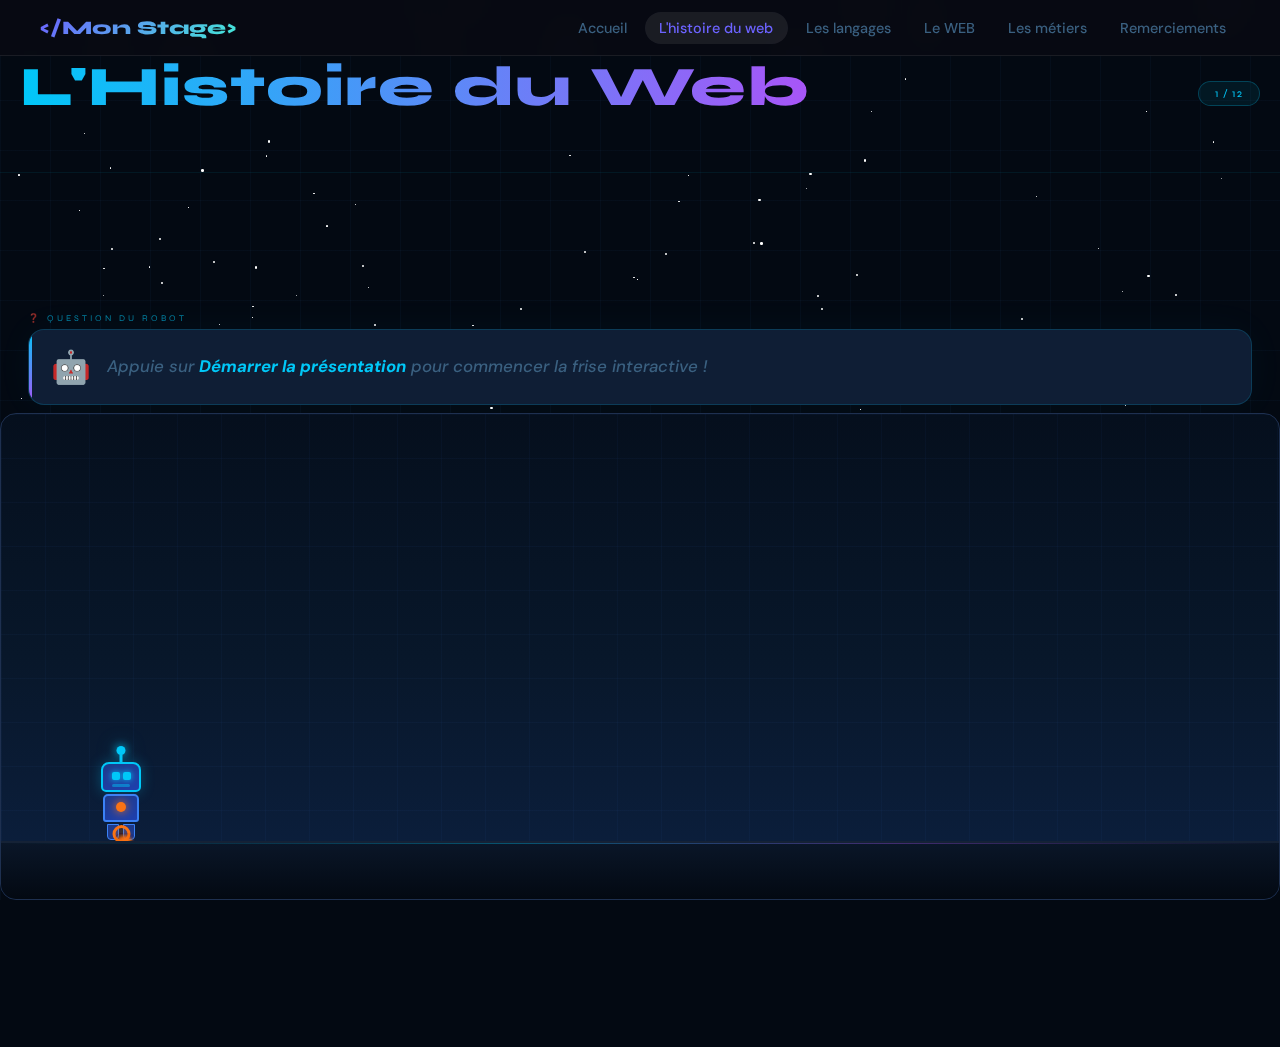
<file: histoires-web.html>
<!DOCTYPE html>
<html lang="fr">
<head>
<meta charset="UTF-8">
<meta name="viewport" content="width=device-width, initial-scale=1.0">
<title>L'Histoire du Web – Stage de 3ème</title>
<link href="https://fonts.googleapis.com/css2?family=Syne:wght@400;700;800&family=DM+Sans:ital,wght@0,300;0,400;0,500;1,300&display=swap" rel="stylesheet" />
<link rel="stylesheet" href="css/style.css">
</head>
<body class="page-histoires">


<!-- STARS -->
<div id="stars"></div>

<!-- ─── NAVIGATION ─── -->
  <nav>
    <a href="index.html" class="nav-logo">&#60;/Mon Stage&#62;</a>
    <ul class="nav-links">
      <li><a href="index.html" >Accueil</a></li>
      <li><a href="histoires-web.html" class="active">L'histoire du web</a></li>
      <li><a href="HTML-CSS-JS.html">Les langages</a></li>
      <li><a href="architecture-web.html">Le WEB</a></li>
      <li><a href="metiers-du-web.html">Les métiers</a></li>
      <li><a href="remerciements.html">Remerciements</a></li>
    </ul>
  </nav>


<!-- FINISH SCREEN -->
<div id="finishScreen">
  <div style="font-size:4rem">🎉</div>
  <h2>Bravo Lucas !</h2>
  <p>Tu as présenté toute l'histoire du web au jury !<br>De ARPANET en 1969 jusqu'à l'IA d'aujourd'hui.</p>
  <div class="finish-grid" id="finishGrid"></div>
  <button class="btn-restart" onclick="location.reload()">↺ Recommencer</button>
</div>

<!-- MAIN PAGE -->
<div class="page">

  <!-- Header -->
  <header class="hdr">
    <h1> L'Histoire du Web</h1>
    <div class="prog-badge" id="progBadge">0 / 12</div>
  </header>

  <!-- Question panel -->
  <div class="q-area">
    <div class="q-label">❓ Question du robot</div>
    <div class="q-card" id="qCard">
      <div class="q-icon">🤖</div>
      <div class="q-text q-placeholder" id="qText">
        Appuie sur <strong style="color:var(--acc)">Démarrer la présentation</strong> pour commencer la frise interactive !
      </div>
    </div>
  </div>

  <!-- Scene -->
  <div class="scene" id="scene">
    <div class="ground"></div>

    <div class="world-track" id="worldTrack">
      <!-- Timeline line (grows) -->
      <div class="tl-line" id="tlLine"></div>

      <!-- Events generated by JS -->
      <div id="eventsContainer"></div>

      <!-- Robot -->
      <div class="robot" id="robot">
        <div class="r-grp">
          <div class="r-bub" id="rBub">🎤 A toi de jouer Lucas!</div>
          <div class="r-head">
            <div class="r-eyes">
              <div class="r-eye"></div>
              <div class="r-eye"></div>
            </div>
            <div class="r-mouth"></div>
          </div>
          <div class="r-body"></div>
          <div class="r-legs">
            <div class="r-leg"></div>
            <div class="r-leg"></div>
          </div>
        </div>
      </div>
    </div>
  </div>

  <!-- Bouton caché (utilisé par le JS) -->
  <button id="btnNext" disabled style="display:none"></button>

</div>

  <!-- ─── FOOTER ─── -->
  <footer>
    <nav class="footer-nav">
      <a href="index.html">Accueil</a>
      <a href="histoires-web.html">L'histoire du web</a>
      <a href="HTML-CSS-JS.html">Les langages</a>
      <a href="architecture-web.html">Le WEB</a>
      <a href="metiers-du-web.html">Les métiers</a>
      <a href="remerciements.html">Remerciements</a>
    </nav>
    <p class="footer-copy">Fait avec <span>♥</span> dans le cadre de mon stage de troisième &nbsp;·&nbsp; 2025/2026</p>
  </footer>

<script>
/* ═══════════════════════════════════════
   DONNÉES
═══════════════════════════════════════ */
const EVENTS = [
  {
    year: 1969,
    icon: '🌐',
    color: '#f97316',
    title: 'ARPANET',
    desc: 'Premier réseau informatique',
    bub: '🎤 C\'est parti ! À toi Lucas !',
    q: `Lucas, <strong>explique-leur</strong> comment <strong>ARPANET</strong>, le tout premier réseau informatique militaire américain, a relié 4 universités américaines en 1969 et posé les toutes premières bases d'internet !`
  },
  {
    year: 1983,
    icon: '🔌',
    color: '#3b82f6',
    title: "Naissance d'Internet",
    desc: 'Le protocole TCP/IP adopté',
    bub: '📡 TCP/IP... explique-leur !',
    q: `Lucas, <strong>raconte-leur</strong> pourquoi le <strong>1er janvier 1983</strong> est considéré comme la vraie date de naissance d'internet — le jour où le protocole <strong>TCP/IP</strong> a été adopté par tous les ordinateurs du réseau !`
  },
  {
    year: 1984,
    icon: '📋',
    color: '#8b5cf6',
    title: 'Le DNS',
    desc: 'Système de noms de domaine',
    bub: '🔤 google.com... raconte !',
    q: `Lucas, <strong>explique-leur</strong> à quoi sert le <strong>DNS</strong> créé en 1984 — ce système magique qui te permet d'écrire <em>"google.com"</em> au lieu d'une longue suite de chiffres comme 172.217.16.142 !`
  },
  {
    year: 1989,
    icon: '🔧',
    color: '#22c55e',
    title: 'HTTP & HTML',
    desc: 'Tim Berners-Lee invente le Web',
    bub: '💡 Tim Berners-Lee... à toi !',
    q: `Lucas, <strong>raconte-leur</strong> comment <strong>Tim Berners-Lee</strong>, un ingénieur du CERN en Suisse, a inventé le <strong>HTTP</strong> et le <strong>HTML</strong> en 1989 et créé ainsi le World Wide Web que tout le monde utilise aujourd'hui !`
  },
  {
    year: 1991,
    icon: '🌍',
    color: '#06b6d4',
    title: 'Premier site web',
    desc: 'Le web ouvert au public',
    bub: '🌍 Le 1er site web ! Go Lucas !',
    q: `Lucas, <strong>explique-leur</strong> que le tout premier site web a été mis en ligne le <strong>6 août 1991</strong> par Tim Berners-Lee — une simple page qui expliquait ce qu'était le World Wide Web, et qui existe encore aujourd'hui !`
  },
  {
    year: 1993,
    icon: '🖥️',
    color: '#f59e0b',
    title: 'Navigateur Mosaic',
    desc: 'Premier navigateur avec images',
    bub: '🖼️ Des images sur le web ! Raconte !',
    q: `Lucas, <strong>raconte-leur</strong> comment <strong>Mosaic</strong>, le premier navigateur graphique sorti en 1993, a tout changé en permettant pour la première fois d'afficher des images et de cliquer sur des liens colorés !`
  },
  {
    year: 1995,
    icon: '🛒',
    color: '#ec4899',
    title: 'Amazon & eBay',
    desc: 'Naissance du e-commerce',
    bub: '🛒 Amazon & eBay... à toi !',
    q: `Lucas, <strong>explique-leur</strong> comment <strong>Amazon</strong> et <strong>eBay</strong>, tous les deux nés en 1995, ont inventé le commerce sur internet et permis pour la première fois d'acheter et de vendre des produits en ligne !`
  },
  {
    year: 1998,
    icon: '🔍',
    color: '#ef4444',
    title: 'Google',
    desc: 'Révolution de la recherche',
    bub: '🔍 Google arrive ! Explique-leur !',
    q: `Lucas, <strong>raconte-leur</strong> comment <strong>Google</strong>, fondé en 1998 par deux étudiants de Stanford, a révolutionné la façon dont on cherche des informations sur internet et est devenu le moteur de recherche le plus utilisé au monde !`
  },
  {
    year: 2004,
    icon: '👥',
    color: '#00c8f8',
    title: 'Web 2.0',
    desc: 'Réseaux sociaux et blogs',
    bub: '👥 Web 2.0... c\'est à toi !',
    q: `Lucas, <strong>explique-leur</strong> ce qu'est le <strong>Web 2.0</strong> apparu en 2004 — l'ère où les internautes ne lisent plus seulement le web, ils y participent : blogs, Facebook, YouTube, Wikipédia… tout le monde peut créer du contenu !`
  },
  {
    year: 2007,
    icon: '📱',
    color: '#a78bfa',
    title: "L'iPhone",
    desc: 'Internet dans toutes les poches',
    bub: '📱 L\'iPhone ! Dis-leur tout !',
    q: `Lucas, <strong>raconte-leur</strong> comment l'<strong>iPhone</strong> présenté par Steve Jobs en janvier 2007 a tout révolutionné en mettant un vrai navigateur internet dans chaque poche — et en changeant à jamais notre façon d'utiliser le web !`
  },
  {
    year: 2016,
    icon: '🌏',
    color: '#34d399',
    title: '3,5 milliards',
    desc: "La moitié de l'humanité connectée",
    bub: '🌏 La moitié du monde ! Impressionnant ?',
    q: `Lucas, <strong>explique-leur</strong> ce que représente ce chiffre incroyable de <strong>3,5 milliards d'internautes</strong> atteint en 2016 — soit la moitié de la population mondiale connectée à internet, contre seulement quelques milliers en 1991 !`
  },
  {
    year: "Aujourd'hui",
    icon: '🤖',
    color: '#f97316',
    title: 'IA, Cloud & VR',
    desc: "L'internet du futur",
    bub: '✨ À vous d\'écrire la suite !',
    q: `De 1969 à aujourd'hui, le web n'a cessé d'évoluer… mais <strong>la suite</strong>, c'est <strong>vous</strong> qui allez l'écrire. 🚀 <em>À vous d'inventer le futur !</em>`
  }
];

/* ═══════════════════════════════════════
   CONSTANTS & STATE
═══════════════════════════════════════ */
const STEP_W  = 235;  // px between events
const START_X = 120;  // px from world left
const BOT_OFF = 58;   // px from bottom of scene

let currentStep = -1;
let isAnimating = false;

/* ═══════════════════════════════════════
   DOM REFS
═══════════════════════════════════════ */
const robot      = document.getElementById('robot');
const worldTrack = document.getElementById('worldTrack');
const tlLine     = document.getElementById('tlLine');
const evsCont    = document.getElementById('eventsContainer');
const qText      = document.getElementById('qText');
const rBub       = document.getElementById('rBub');
const btnNext    = document.getElementById('btnNext');
const btnHint    = document.getElementById('btnHint');
const progBadge  = document.getElementById('progBadge');
const scene      = document.getElementById('scene');

/* ═══════════════════════════════════════
   STARS
═══════════════════════════════════════ */
(function makeStars() {
  const cont = document.getElementById('stars');
  for (let i = 0; i < 180; i++) {
    const s = document.createElement('div');
    s.className = 'star';
    const sz = Math.random() * 2.2 + .4;
    const op = Math.random() * .5 + .1;
    const d  = (Math.random() * 4 + 1.5).toFixed(1);
    s.style.cssText = `
      left:${Math.random()*100}%;
      top:${Math.random()*100}%;
      width:${sz}px;height:${sz}px;
      --op:${op}; --d:${d}s;
      animation-delay:${(Math.random()*5).toFixed(1)}s;
    `;
    cont.appendChild(s);
  }
})();

/* ═══════════════════════════════════════
   BUILD EVENT DOM ELEMENTS
═══════════════════════════════════════ */
EVENTS.forEach((ev, i) => {
  const x = START_X + i * STEP_W;

  const wrap = document.createElement('div');
  wrap.className = 'ev';
  wrap.id = `ev${i}`;
  wrap.style.left = x + 'px';

  wrap.innerHTML = `
    <div class="ev-card" id="card${i}" style="border-color:${ev.color}22;">
      <div class="ev-stem"></div>
      <div class="ev-year-big" style="color:${ev.color}">${ev.year}</div>
      <div class="ev-icon">${ev.icon}</div>
      <div class="ev-title" style="color:${ev.color}">${ev.title}</div>
      <div class="ev-desc">${ev.desc}</div>
    </div>
    <div class="ev-dot" id="dot${i}" style="border-color:${ev.color};background:${ev.color}33;"></div>
    <div class="ev-year" id="yr${i}">${ev.year}</div>
  `;
  evsCont.appendChild(wrap);
});

/* ═══════════════════════════════════════
   HELPERS
═══════════════════════════════════════ */
function delay(ms) { return new Promise(r => setTimeout(r, ms)); }

function getEventX(i) { return START_X + i * STEP_W; }

/* Scroll the world to center the robot */
function scrollToEvent(i) {
  const vpW = scene.offsetWidth;
  const evX = getEventX(i);
  const offset = Math.max(0, evX - vpW * 0.38);
  worldTrack.style.transform = `translateX(-${offset}px)`;
}

/* Move robot to event position */
function moveRobot(i) {
  const targetX = getEventX(i);
  const currentX = parseFloat(robot.style.left) || START_X;
  // Flip direction
  if (targetX < currentX) robot.classList.add('flipped');
  else                     robot.classList.remove('flipped');

  robot.classList.add('walking');
  robot.style.left = targetX + 'px';
  scrollToEvent(i);
}

/* Reveal event with animation */
function revealEvent(i) {
  const dot  = document.getElementById(`dot${i}`);
  const yr   = document.getElementById(`yr${i}`);
  const card = document.getElementById(`card${i}`);

  dot.classList.add('show');
  yr.classList.add('show');

  // Grow the timeline line
  const lineEnd = getEventX(i) - START_X;
  tlLine.style.width = lineEnd + 'px';

  setTimeout(() => card.classList.add('show'), 150);

  // Sparks at event position
  spawnSparks(i);
}

/* Particle burst at event */
function spawnSparks(i) {
  const evEl = document.getElementById(`ev${i}`);
  if (!evEl) return;
  const col = EVENTS[i].color;

  for (let k = 0; k < 16; k++) {
    const p = document.createElement('div');
    p.className = 'spark';
    const angle = (Math.PI * 2 / 16) * k;
    const dist  = 22 + Math.random() * 26;
    p.style.cssText = `
      left:50%;top:40%;
      width:${4+Math.random()*4}px;height:${4+Math.random()*4}px;
      background:${col};
      box-shadow:0 0 6px ${col};
      --sx:${Math.cos(angle)*dist}px;
      --sy:${Math.sin(angle)*dist}px;
      animation-delay:${Math.random()*.2}s;
    `;
    evEl.appendChild(p);
    setTimeout(() => p.remove(), 1200);
  }
}

/* Show question in panel */
function showQuestion(i) {
  qText.classList.remove('q-placeholder');
  qText.innerHTML = EVENTS[i].q;
  // Small robot bubble
  rBub.textContent = EVENTS[i].bub;
  rBub.classList.add('show');
}

/* Update progress badge */
function updateProgress(i) {
  progBadge.textContent = `${i + 1} / ${EVENTS.length}`;
}

/* ═══════════════════════════════════════
   MAIN SEQUENCE
═══════════════════════════════════════ */

async function nextStep() {
  if (isAnimating || btnNext.disabled) return;
  robot.classList.remove('clickable');
  if (currentStep >= EVENTS.length - 1) {
    showFinish();
    return;
  }
  isAnimating = true;
  btnNext.disabled = true;
  rBub.classList.remove('show');

  await delay(200);
  await doStep(currentStep + 1);
}


async function doStep(i) {
  currentStep = i;
  updateProgress(i);

  // 1. Reveal event on timeline
  revealEvent(i);

  // 2. Small delay then move robot
  await delay(350);
  moveRobot(i);

  // 3. Wait for robot to arrive
  await delay(1650);
  robot.classList.remove('walking');
  robot.classList.remove('flipped');

  // 4. Show question
  await delay(200);
  showQuestion(i);

  // 5. Activer le clic robot
  await delay(300);
  btnNext.disabled = false;
  robot.classList.add('clickable');

  isAnimating = false;
}

/* ═══════════════════════════════════════
   FINISH
═══════════════════════════════════════ */
function showFinish() {
  const fs = document.getElementById('finishScreen');
  const fg = document.getElementById('finishGrid');
  fg.innerHTML = EVENTS.map(ev =>
    `<div class="fin-item">${ev.icon} ${ev.year}</div>`
  ).join('');
  fs.classList.add('show');
}
/* ═══════════════════════════════════════
   INIT – position robot at start
═══════════════════════════════════════ */
robot.style.left = START_X + 'px';

// Clic sur le robot → étape suivante
robot.addEventListener('click', nextStep);

// Démarrage automatique
(async () => {
  btnNext.disabled = true;
  await delay(400);
  await doStep(0);
})();
</script>



</body>
</html>
</file>
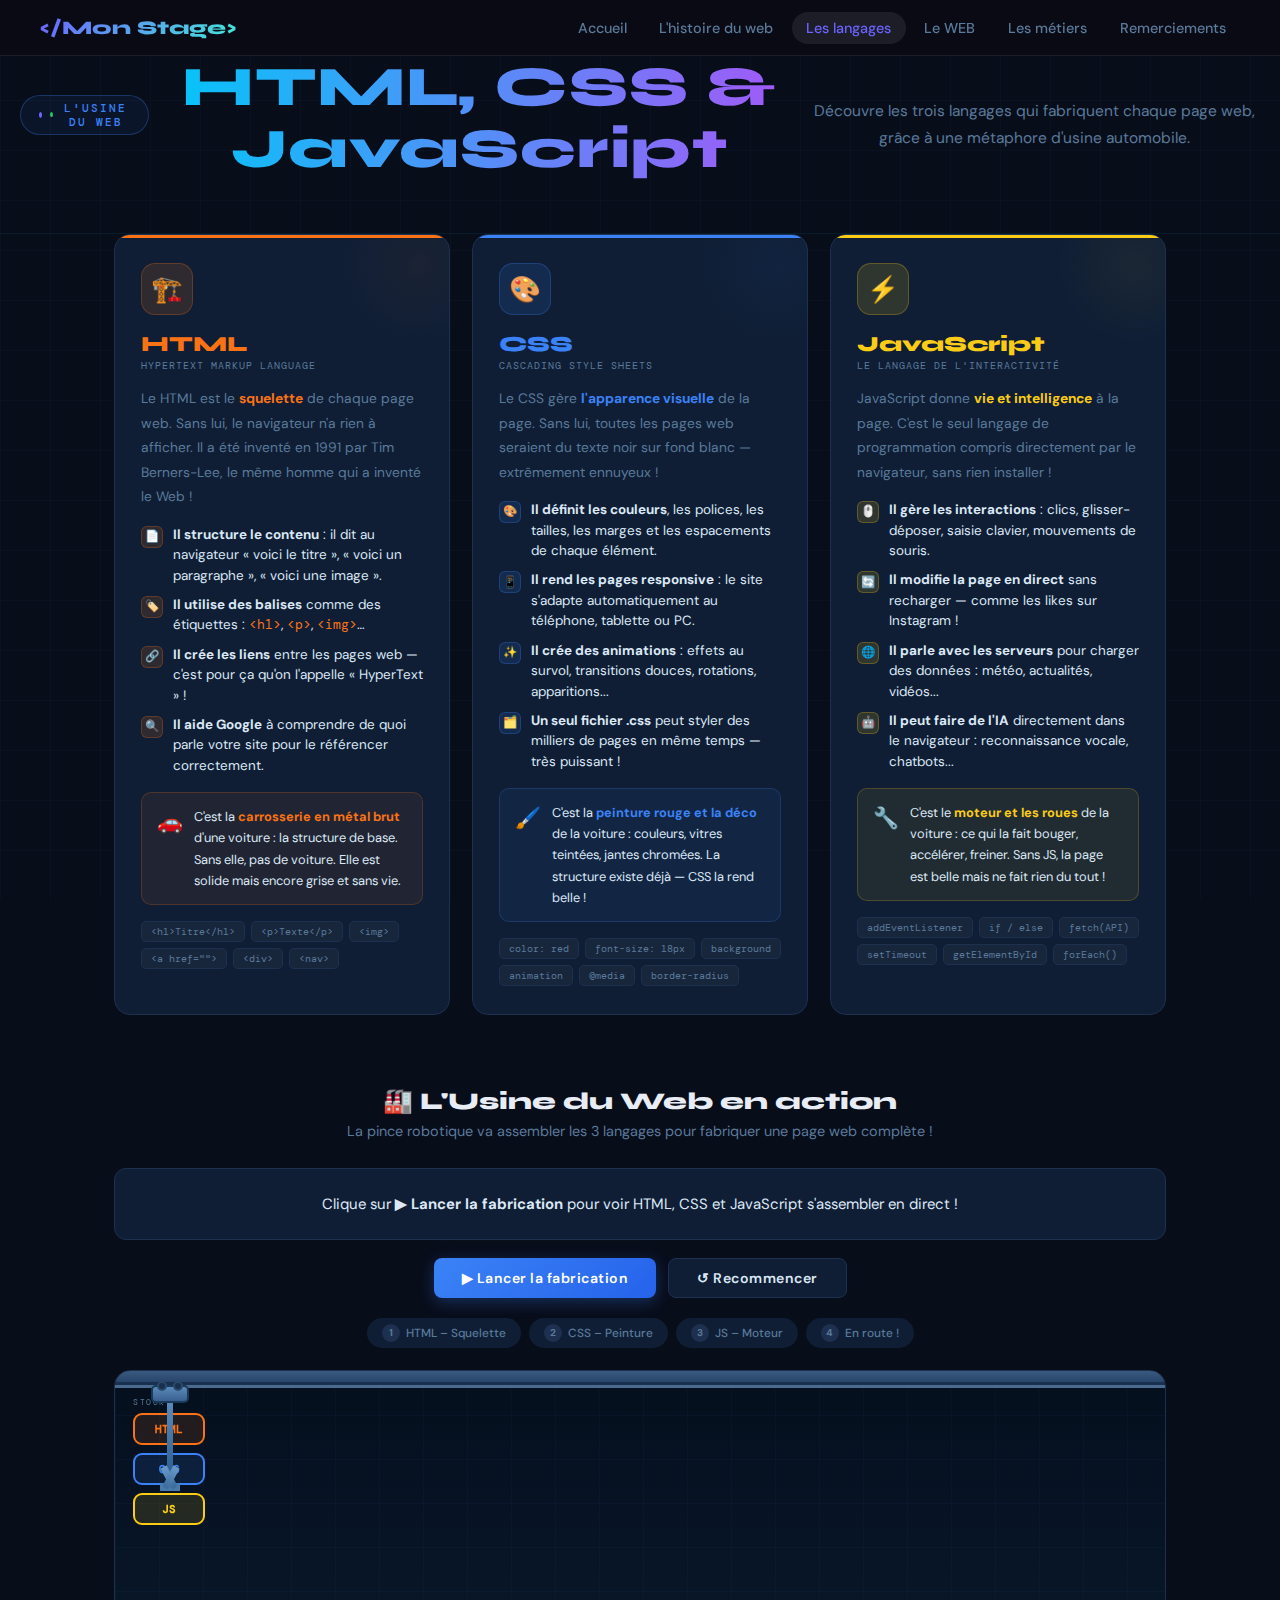
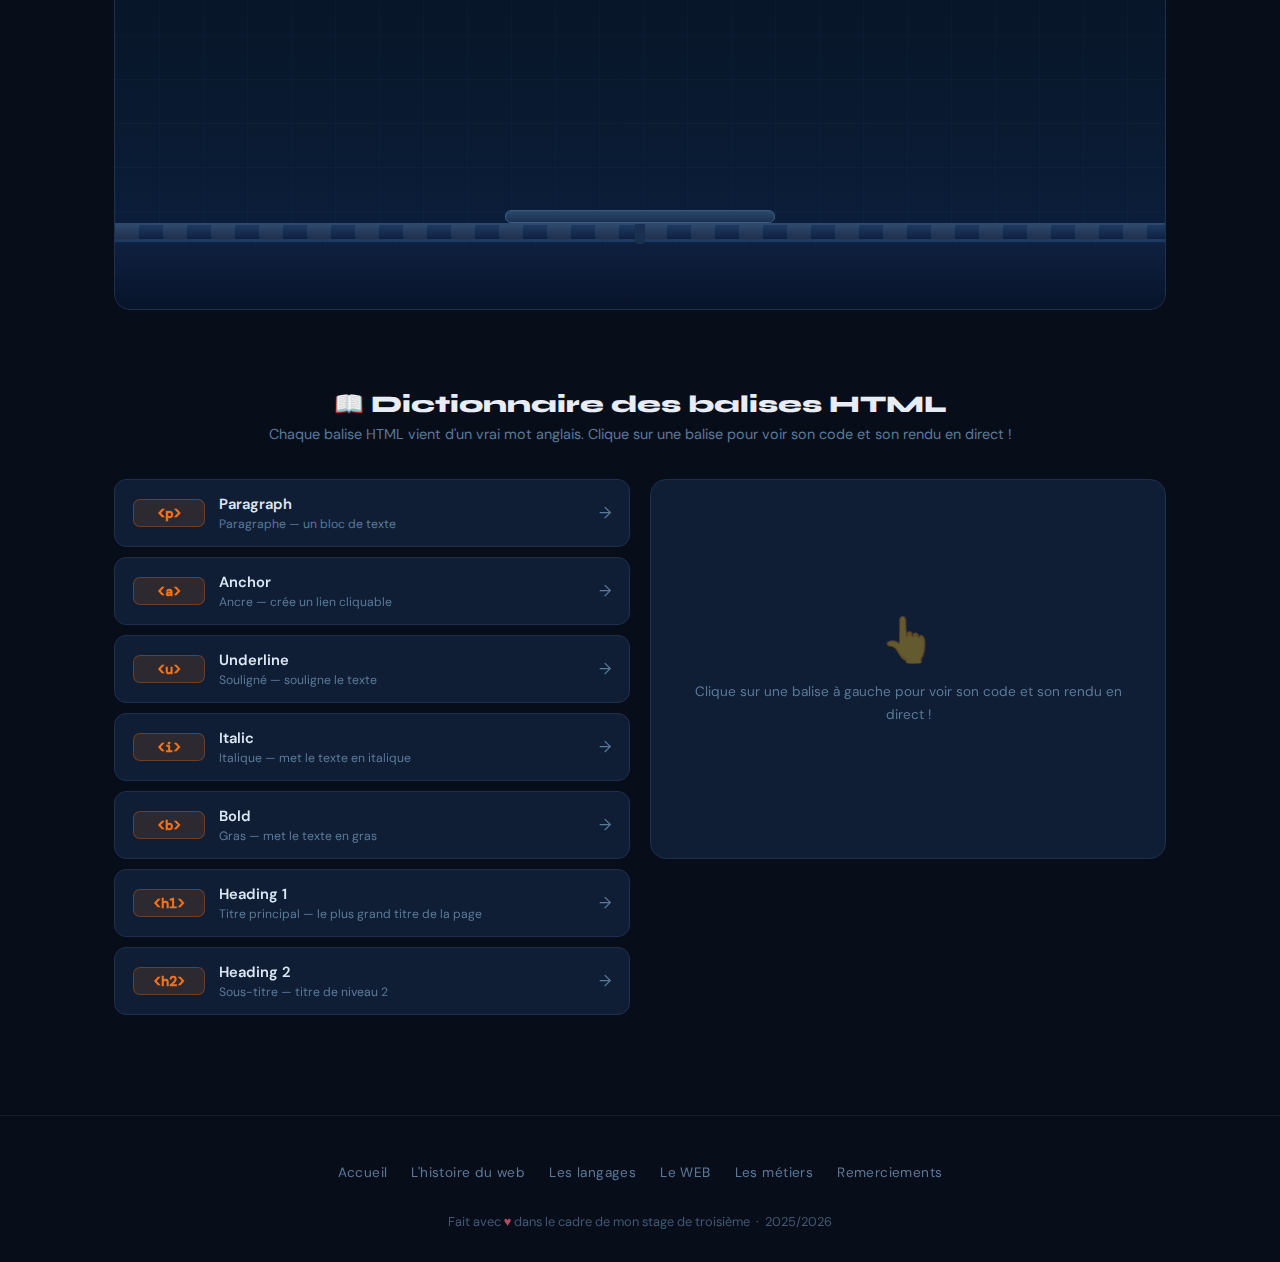
<file: HTML-CSS-JS.html>
<!DOCTYPE html>
<html lang="fr">
<head>
<meta charset="UTF-8">
<meta name="viewport" content="width=device-width, initial-scale=1.0"> 
<title>HTML, CSS & JS – L'Usine du Web</title>
<link href="https://fonts.googleapis.com/css2?family=Syne:wght@700;800&family=DM+Sans:wght@400;500;600&family=DM+Mono:wght@500&display=swap" rel="stylesheet">
<link rel="stylesheet" href="css/style.css">

</head>
<body>
  <!-- ─── NAVIGATION ─── -->
  <nav>
    <a href="index.html" class="nav-logo">&#60;/Mon Stage&#62;</a>
    <ul class="nav-links">
      <li><a href="index.html" >Accueil</a></li>
      <li><a href="histoires-web.html">L'histoire du web</a></li>
      <li><a href="HTML-CSS-JS.html" class="active">Les langages</a></li>
      <li><a href="architecture-web.html">Le WEB</a></li>
      <li><a href="metiers-du-web.html">Les métiers</a></li>
      <li><a href="remerciements.html">Remerciements</a></li>
    </ul>
  </nav>
<!-- HEADER -->
<header class="hdr">
  <div class="badge"><span class="dot"></span>L'Usine du Web</div>
  <h1><span class="hH">HTML</span>, <span class="hC">CSS</span> &amp; <span class="hJ">JavaScript</span></h1>
  <p>Découvre les trois langages qui fabriquent chaque page web, grâce à une métaphore d'usine automobile.</p>
</header>

<!-- CARTES -->
<section class="cards">
  <div class="card-2">
    <div class="ci">🏗️</div>
    <div class="cn">HTML</div>
    <div class="cf">HyperText Markup Language</div>
    <p class="cd">Le HTML est le <strong>squelette</strong> de chaque page web. Sans lui, le navigateur n'a rien à afficher. Il a été inventé en 1991 par Tim Berners-Lee, le même homme qui a inventé le Web !</p>
    <div class="pts">
      <div class="pt"><div class="pico">📄</div><span><strong>Il structure le contenu</strong> : il dit au navigateur « voici le titre », « voici un paragraphe », « voici une image ».</span></div>
      <div class="pt"><div class="pico">🏷️</div><span><strong>Il utilise des balises</strong> comme des étiquettes : <code style="font-family:'DM Mono',monospace;color:var(--cH)">&lt;h1&gt;</code>, <code style="font-family:'DM Mono',monospace;color:var(--cH)">&lt;p&gt;</code>, <code style="font-family:'DM Mono',monospace;color:var(--cH)">&lt;img&gt;</code>…</span></div>
      <div class="pt"><div class="pico">🔗</div><span><strong>Il crée les liens</strong> entre les pages web — c'est pour ça qu'on l'appelle « HyperText » !</span></div>
      <div class="pt"><div class="pico">🔍</div><span><strong>Il aide Google</strong> à comprendre de quoi parle votre site pour le référencer correctement.</span></div>
    </div>
    <div class="meta"><span class="mi">🚗</span><p>C'est la <strong>carrosserie en métal brut</strong> d'une voiture : la structure de base. Sans elle, pas de voiture. Elle est solide mais encore grise et sans vie.</p></div>
    <div class="chips"><span class="chip">&lt;h1&gt;Titre&lt;/h1&gt;</span><span class="chip">&lt;p&gt;Texte&lt;/p&gt;</span><span class="chip">&lt;img&gt;</span><span class="chip">&lt;a href=""&gt;</span><span class="chip">&lt;div&gt;</span><span class="chip">&lt;nav&gt;</span></div>
  </div>
  <div class="card-2">
    <div class="ci">🎨</div>
    <div class="cn">CSS</div>
    <div class="cf">Cascading Style Sheets</div>
    <p class="cd">Le CSS gère <strong>l'apparence visuelle</strong> de la page. Sans lui, toutes les pages web seraient du texte noir sur fond blanc — extrêmement ennuyeux !</p>
    <div class="pts">
      <div class="pt"><div class="pico">🎨</div><span><strong>Il définit les couleurs</strong>, les polices, les tailles, les marges et les espacements de chaque élément.</span></div>
      <div class="pt"><div class="pico">📱</div><span><strong>Il rend les pages responsive</strong> : le site s'adapte automatiquement au téléphone, tablette ou PC.</span></div>
      <div class="pt"><div class="pico">✨</div><span><strong>Il crée des animations</strong> : effets au survol, transitions douces, rotations, apparitions...</span></div>
      <div class="pt"><div class="pico">🗂️</div><span><strong>Un seul fichier .css</strong> peut styler des milliers de pages en même temps — très puissant !</span></div>
    </div>
    <div class="meta"><span class="mi">🖌️</span><p>C'est la <strong>peinture rouge et la déco</strong> de la voiture : couleurs, vitres teintées, jantes chromées. La structure existe déjà — CSS la rend belle !</p></div>
    <div class="chips"><span class="chip">color: red</span><span class="chip">font-size: 18px</span><span class="chip">background</span><span class="chip">animation</span><span class="chip">@media</span><span class="chip">border-radius</span></div>
  </div>
  <div class="card-2">
    <div class="ci">⚡</div>
    <div class="cn">JavaScript</div>
    <div class="cf">Le langage de l'interactivité</div>
    <p class="cd">JavaScript donne <strong>vie et intelligence</strong> à la page. C'est le seul langage de programmation compris directement par le navigateur, sans rien installer !</p>
    <div class="pts">
      <div class="pt"><div class="pico">🖱️</div><span><strong>Il gère les interactions</strong> : clics, glisser-déposer, saisie clavier, mouvements de souris.</span></div>
      <div class="pt"><div class="pico">🔄</div><span><strong>Il modifie la page en direct</strong> sans recharger — comme les likes sur Instagram !</span></div>
      <div class="pt"><div class="pico">🌐</div><span><strong>Il parle avec les serveurs</strong> pour charger des données : météo, actualités, vidéos...</span></div>
      <div class="pt"><div class="pico">🤖</div><span><strong>Il peut faire de l'IA</strong> directement dans le navigateur : reconnaissance vocale, chatbots...</span></div>
    </div>
    <div class="meta"><span class="mi">🔧</span><p>C'est le <strong>moteur et les roues</strong> de la voiture : ce qui la fait bouger, accélérer, freiner. Sans JS, la page est belle mais ne fait rien du tout !</p></div>
    <div class="chips"><span class="chip">addEventListener</span><span class="chip">if / else</span><span class="chip">fetch(API)</span><span class="chip">setTimeout</span><span class="chip">getElementById</span><span class="chip">forEach()</span></div>
  </div>
</section>

<!-- USINE -->
<section class="factory">
  <h2>🏭 L'Usine du Web en action</h2>
  <p class="fsub">La pince robotique va assembler les 3 langages pour fabriquer une page web complète !</p>
  <div class="nbox"><p id="nTxt">Clique sur <strong>▶ Lancer la fabrication</strong> pour voir HTML, CSS et JavaScript s'assembler en direct !</p></div>
  <div class="btns">
    <button class="btn bp" id="btnPlay" onclick="startAnim()">▶ Lancer la fabrication</button>
    <button class="btn br2" id="btnReset" onclick="resetAnim()">↺ Recommencer</button>
  </div>
  <div class="steps">
    <div class="step" id="st0"><span class="sn">1</span> HTML – Squelette</div>
    <div class="step" id="st1"><span class="sn">2</span> CSS – Peinture</div>
    <div class="step" id="st2"><span class="sn">3</span> JS – Moteur</div>
    <div class="step" id="st3"><span class="sn">4</span> En route !</div>
  </div>
  <div id="scene">
    <div class="rail"></div>
    <div id="crane">
      <div class="cBody"></div>
      <div id="craneArm">
        <div class="clawHead">
          <div id="fL"></div><div id="fR"></div>
        </div>
        <div id="heldToken"></div>
      </div>
    </div>
    <div id="stockZone">
      <div class="stockLabel">STOCK</div>
      <div class="stk" id="sH">HTML</div>
      <div class="stk" id="sC">CSS</div>
      <div class="stk" id="sJ">JS</div>
    </div>
    <div class="belt"></div>
    <div class="floor"></div>
    <div id="platform"></div>
    <div id="car">
      <svg class="cSvg" viewBox="0 0 260 96" xmlns="http://www.w3.org/2000/svg">
        <defs>
          <linearGradient id="gBody" x1="0" y1="0" x2="0" y2="1"><stop offset="0%" stop-color="#2e4060"/><stop offset="100%" stop-color="#1a2e48"/></linearGradient>
          <linearGradient id="gRoof" x1="0" y1="0" x2="0" y2="1"><stop offset="0%" stop-color="#263650"/><stop offset="100%" stop-color="#1c2c44"/></linearGradient>
          <linearGradient id="gBodyR" x1="0" y1="0" x2="0" y2="1"><stop offset="0%" stop-color="#e53030"/><stop offset="100%" stop-color="#b01e1e"/></linearGradient>
          <linearGradient id="gRoofR" x1="0" y1="0" x2="0" y2="1"><stop offset="0%" stop-color="#c42020"/><stop offset="100%" stop-color="#961818"/></linearGradient>
          <filter id="shadow"><feDropShadow dx="0" dy="4" stdDeviation="4" flood-opacity=".4"/></filter>
        </defs>
        <ellipse cx="130" cy="93" rx="100" ry="5" fill="rgba(0,0,0,.4)"/>
        <rect id="vBody" x="4" y="46" width="252" height="44" rx="10" fill="url(#gBody)" filter="url(#shadow)"/>
        <path id="vRoof" d="M62 46 L88 14 L172 14 L198 46 Z" fill="url(#gRoof)"/>
        <rect id="vStripe" x="4" y="68" width="252" height="4" rx="2" fill="rgba(255,255,255,.15)"/>
        <path id="vGlA" d="M174 42 L196 42 L172 14 Z" fill="#1a2638" opacity=".9"/>
        <rect id="vGlB" x="92" y="17" width="76" height="27" rx="4" fill="#1a2638" opacity=".9"/>
        <path id="vGlC" d="M65 42 L87 42 L88 14 Z" fill="#1a2638" opacity=".9"/>
        <ellipse id="vHL" cx="247" cy="64" rx="9" ry="5" fill="#303848"/>
        <ellipse id="vTL" cx="13" cy="64" rx="8" ry="5" fill="#303848"/>
        <rect x="240" y="58" width="16" height="3" rx="1.5" fill="#1e3050"/>
        <rect x="240" y="63" width="16" height="3" rx="1.5" fill="#1e3050"/>
        <rect x="240" y="68" width="16" height="3" rx="1.5" fill="#1e3050"/>
        <rect x="4" y="82" width="252" height="8" rx="4" fill="#0f1e34" opacity=".6"/>
        <rect x="108" y="63" width="20" height="5" rx="2.5" fill="#1a2638"/>
        <circle id="vRim1" cx="52" cy="90" r="0" fill="#556070" stroke="#778090" stroke-width="2"/>
        <circle id="vRim2" cx="208" cy="90" r="0" fill="#556070" stroke="#778090" stroke-width="2"/>
        <path d="M88 14 L172 14" stroke="rgba(255,255,255,.08)" stroke-width="1"/>
      </svg>
      <div class="wheel" id="wF"></div>
      <div class="wheel" id="wR"></div>
      <div id="exhaust"><div class="xp"></div><div class="xp"></div><div class="xp"></div></div>
    </div>
    <div id="brushes">
      <div class="br">🖌️</div><div class="br">🖌️</div><div class="br">🖌️</div>
      <div class="pot">🪣</div><div class="pot">🪣</div>
    </div>
    <div id="bubble">
      <div id="bubTitle"></div>
      <div id="bubText"></div>
      <button id="btnNext">Suivant ▶</button>
    </div>
  </div>
</section>


<!-- ══════════════════════════════════════════
     DICTIONNAIRE DES BALISES HTML
══════════════════════════════════════════ -->
<section class="dico-section">
  <h2>📖 Dictionnaire des balises HTML</h2>
  <p class="dico-sub">Chaque balise HTML vient d'un vrai mot anglais. Clique sur une balise pour voir son code et son rendu en direct !</p>

  <div class="dico-wrapper">

    <!-- ── Liste des balises ── -->
    <div class="dico-list">

      <div class="dico-item" onclick="showTag('p')" id="item-p">
        <div class="dico-tag">&lt;p&gt;</div>
        <div class="dico-label">
          <span class="dico-en">Paragraph</span>
          <span class="dico-fr">Paragraphe — un bloc de texte</span>
        </div>
        <span class="dico-arrow">→</span>
      </div>

      <div class="dico-item" onclick="showTag('a')" id="item-a">
        <div class="dico-tag">&lt;a&gt;</div>
        <div class="dico-label">
          <span class="dico-en">Anchor</span>
          <span class="dico-fr">Ancre — crée un lien cliquable</span>
        </div>
        <span class="dico-arrow">→</span>
      </div>

      <div class="dico-item" onclick="showTag('u')" id="item-u">
        <div class="dico-tag">&lt;u&gt;</div>
        <div class="dico-label">
          <span class="dico-en">Underline</span>
          <span class="dico-fr">Souligné — souligne le texte</span>
        </div>
        <span class="dico-arrow">→</span>
      </div>

      <div class="dico-item" onclick="showTag('i')" id="item-i">
        <div class="dico-tag">&lt;i&gt;</div>
        <div class="dico-label">
          <span class="dico-en">Italic</span>
          <span class="dico-fr">Italique — met le texte en italique</span>
        </div>
        <span class="dico-arrow">→</span>
      </div>

      <div class="dico-item" onclick="showTag('b')" id="item-b">
        <div class="dico-tag">&lt;b&gt;</div>
        <div class="dico-label">
          <span class="dico-en">Bold</span>
          <span class="dico-fr">Gras — met le texte en gras</span>
        </div>
        <span class="dico-arrow">→</span>
      </div>

      <div class="dico-item" onclick="showTag('h1')" id="item-h1">
        <div class="dico-tag">&lt;h1&gt;</div>
        <div class="dico-label">
          <span class="dico-en">Heading 1</span>
          <span class="dico-fr">Titre principal — le plus grand titre de la page</span>
        </div>
        <span class="dico-arrow">→</span>
      </div>

      <div class="dico-item" onclick="showTag('h2')" id="item-h2">
        <div class="dico-tag">&lt;h2&gt;</div>
        <div class="dico-label">
          <span class="dico-en">Heading 2</span>
          <span class="dico-fr">Sous-titre — titre de niveau 2</span>
        </div>
        <span class="dico-arrow">→</span>
      </div>

    </div>

    <!-- ── Panneau de préview ── -->
    <div class="dico-preview" id="dico-preview">

      <!-- Placeholder (avant tout clic) -->
      <div class="preview-placeholder" id="dico-placeholder">
        <div class="ph-icon">👆</div>
        <p>Clique sur une balise à gauche pour voir son code et son rendu en direct !</p>
      </div>

      <!-- Contenu dynamique -->
      <div id="dico-content">
        <div class="preview-header">
          <span class="ph-tag" id="ph-tag-label"></span>
          <span class="ph-title" id="ph-title"></span>
          <span class="ph-sub" id="ph-sub"></span>
        </div>
        <div class="preview-code" id="preview-code"></div>
        <div class="preview-render">
          <div class="preview-label">✦ Rendu dans le navigateur</div>
          <div class="render-box">
            <div id="render-output"></div>
          </div>
        </div>
      </div>

    </div>
  </div>
</section>


<script>
/* ══════════════════════════════════════
   USINE – logique originale
══════════════════════════════════════ */
const el = id => document.getElementById(id);
const scene = el('scene');
let timers = [], animId = null, isRunning = false;

function wait(ms){ return new Promise(r=>{ timers.push(setTimeout(r,ms)); }); }
function waitForNext(){
  return new Promise(resolve=>{
    const btn=el('btnNext');
    function onClick(){ btn.removeEventListener('click',onClick); resolve(); }
    btn.addEventListener('click',onClick);
  });
}
function say(html){ el('nTxt').innerHTML=html; }
function setStep(n){ for(let i=0;i<4;i++){ el('st'+i).classList.toggle('active',i===n); el('st'+i).classList.toggle('done',i<n); } }
function showBubble(title,html,color){
  const b=el('bubble'); b.style.borderColor=color;
  el('bubTitle').style.color=color; el('bubTitle').textContent=title;
  el('bubText').innerHTML=html;
  const btn=el('btnNext'); btn.style.background=color; btn.style.color=(color==='#facc15')?'#000':'#fff';
  b.classList.add('show');
}
function hideBubble(){ el('bubble').classList.remove('show'); }

let craneX=0;
function moveCrane(tx,ms){
  return new Promise(r=>{
    if(animId) cancelAnimationFrame(animId);
    const sx=craneX, t0=performance.now();
    function tick(now){
      const p=Math.min((now-t0)/ms,1), e=p<.5?2*p*p:-1+(4-2*p)*p;
      craneX=sx+(tx-sx)*e; el('crane').style.left=craneX+'px';
      if(p<1){ animId=requestAnimationFrame(tick); } else { craneX=tx; el('crane').style.left=tx+'px'; r(); }
    }
    animId=requestAnimationFrame(tick);
  });
}
function setArm(px,ms=900){ el('craneArm').style.transition=`height ${ms}ms cubic-bezier(.4,0,.2,1)`; el('craneArm').style.height=px+'px'; return wait(ms+80); }
function liftArm(){ return setArm(80); }
function closeClaw(){ el('crane').classList.add('closed'); }
function openClaw(){ el('crane').classList.remove('closed'); }
function showToken(txt,color){ const t=el('heldToken'); t.textContent=txt; t.style.color=color; t.style.borderColor=color; t.style.background=color+'1e'; t.classList.add('show'); }
function hideToken(){ el('heldToken').classList.remove('show'); }
function getCenter(elem){ const sr=scene.getBoundingClientRect(), er=elem.getBoundingClientRect(); return { x:er.left+er.width/2-sr.left, y:er.top+er.height/2-sr.top }; }
function armForToken(y){ return Math.max(60,y-14-18-8); }
function armForPlatform(){ const sr=scene.getBoundingClientRect(), pr=el('platform').getBoundingClientRect(); return Math.max(80,pr.top-sr.top-14-18-8); }
function spawnSmoke(cx,cy,n=8){ for(let i=0;i<n;i++){ const s=document.createElement('div'); s.className='smoke'; const sz=18+Math.random()*24; s.style.cssText=`width:${sz}px;height:${sz}px;left:${cx+(Math.random()-.5)*60}px;top:${cy+(Math.random()-.5)*25}px;animation-delay:${i*.13}s`; scene.appendChild(s); timers.push(setTimeout(()=>s.remove(),2200)); } }
function spawnSparks(cx,cy,n=22){ for(let i=0;i<n;i++){ const s=document.createElement('div'); s.className='spark'; const a=(Math.PI*2/n)*i, d=28+Math.random()*44; s.style.cssText=`left:${cx}px;top:${cy}px;--dx:${Math.cos(a)*d}px;--dy:${Math.sin(a)*d}px;animation-delay:${Math.random()*.2}s`; scene.appendChild(s); timers.push(setTimeout(()=>s.remove(),1300)); } }
function spawnConfetti(n=40){ const cols=['#f97316','#3b82f6','#facc15','#22c55e','#f472b6','#a78bfa']; for(let i=0;i<n;i++){ const c=document.createElement('div'); c.className='conf'; c.style.cssText=`left:${5+Math.random()*90}%;top:${Math.random()*55}%;background:${cols[i%cols.length]};animation-delay:${Math.random()*.9}s`; scene.appendChild(c); timers.push(setTimeout(()=>c.remove(),2500)); } }

async function startAnim(){
  if(isRunning) return;
  isRunning=true; el('btnPlay').disabled=true; el('btnReset').disabled=true;
  resetVisuals(); await wait(200);
  const scW=scene.clientWidth;
  const posH=getCenter(el('sH')), posC=getCenter(el('sC')), posJ=getCenter(el('sJ'));
  const platX=scW/2;
  craneX=posH.x; el('crane').style.left=craneX+'px';

  setStep(0); say('🏗️ La pince se déplace vers le token <span class="tH">HTML</span> dans le stock...');
  await moveCrane(posH.x,900); await setArm(armForToken(posH.y));
  closeClaw(); await wait(300); showToken('HTML','#f97316'); el('sH').classList.add('used'); await wait(200); await liftArm();
  say('La pince transporte <span class="tH">HTML</span> vers la zone d\'assemblage...');
  await moveCrane(platX,1500); await setArm(armForPlatform()); await wait(300); openClaw(); hideToken();
  const platRect=el('platform').getBoundingClientRect(), scRect=scene.getBoundingClientRect(), platScY=platRect.top-scRect.top;
  spawnSmoke(platX,platScY-20,10); await wait(500); await liftArm(); await wait(700);
  el('car').style.opacity='1'; spawnSmoke(platX,platScY-40,7); await wait(1000);
  showBubble('🏗️ HTML = Le squelette du code','Vous voyez la carrosserie grise qui vient d\'apparaître ? C\'est exactement ce que fait le HTML sur une page web.<br><br>Le navigateur lit le HTML de haut en bas, balise par balise, et construit la page comme un ouvrier qui assemble des pièces en métal. Chaque balise a un rôle précis : <code style="color:#f97316;font-family:monospace">&lt;h1&gt;</code> pour les titres, <code style="color:#f97316;font-family:monospace">&lt;p&gt;</code> pour le texte, <code style="color:#f97316;font-family:monospace">&lt;img&gt;</code> pour les images...<br><br>💡 <em>Fun fact : le tout premier site web, créé en 1991, n\'avait que du HTML. Pas de couleurs, pas d\'animations — juste du texte noir sur fond blanc !</em>','#f97316');
  await waitForNext(); hideBubble(); await wait(500);

  setStep(1); say('🎨 La pince repart chercher le token <span class="tC">CSS</span>...');
  await moveCrane(posC.x,1200); await setArm(armForToken(posC.y));
  closeClaw(); await wait(300); showToken('CSS','#3b82f6'); el('sC').classList.add('used'); await wait(200); await liftArm();
  say('Le token <span class="tC">CSS</span> arrive sur la voiture...');
  await moveCrane(platX,1500); await setArm(armForPlatform()); await wait(300); openClaw(); hideToken(); await liftArm();
  el('brushes').classList.add('show');
  say('🖌️ Les pinceaux <span class="tC">CSS</span> entrent en action, la voiture se transforme...'); await wait(1000);
  el('vBody').setAttribute('fill','url(#gBodyR)'); el('vRoof').setAttribute('fill','url(#gRoofR)');
  el('vGlA').setAttribute('fill','#5b9bd5'); el('vGlB').setAttribute('fill','#5b9bd5'); el('vGlC').setAttribute('fill','#5b9bd5');
  el('vHL').setAttribute('fill','#fef08a'); el('vTL').setAttribute('fill','#f87171'); el('vStripe').style.opacity='1';
  await wait(2500); el('brushes').classList.remove('show'); el('car').classList.add('painted');
  showBubble('🎨 CSS = La peinture du code','Vous voyez la transformation ? En quelques lignes de CSS, la carrosserie grise est devenue une belle voiture rouge avec des vitres bleues et des phares jaunes.<br><br>Sur une vraie page web, c\'est pareil : une seule règle CSS peut changer instantanément l\'apparence de milliers d\'éléments. Par exemple :<br><code style="color:#3b82f6;font-family:monospace">color: red</code> → tout le texte devient rouge<br><code style="color:#3b82f6;font-family:monospace">font-size: 24px</code> → la taille change<br><br>💡 <em>Le CSS est aussi responsable de rendre les sites adaptés aux téléphones — c\'est le "responsive design" !</em>','#3b82f6');
  await waitForNext(); hideBubble(); await wait(500);

  setStep(2); say('⚡ La pince prend le dernier token : <span class="tJ">JavaScript</span>...');
  await moveCrane(posJ.x,1200); await setArm(armForToken(posJ.y));
  closeClaw(); await wait(300); showToken('JS','#facc15'); el('sJ').classList.add('used'); await wait(200); await liftArm();
  say('<span class="tJ">JavaScript</span> arrive sur la voiture, le moteur va démarrer !');
  await moveCrane(platX,1500); await setArm(armForPlatform()-20); await wait(300); openClaw(); hideToken();
  const carR=el('car').getBoundingClientRect(), scR2=scene.getBoundingClientRect();
  const carCX=carR.left+carR.width/2-scR2.left, carCY=carR.top+carR.height/2-scR2.top;
  spawnSparks(carCX,carCY+10); await wait(350); spawnSparks(carCX-30,carCY); await wait(250); spawnSparks(carCX+30,carCY);
  await liftArm(); await wait(500);
  el('wF').classList.add('show'); el('wR').classList.add('show'); await wait(500);
  el('exhaust').style.opacity='1';
  say('🔊 Le moteur ronronne... <span class="tJ">JavaScript</span> donne vie à la page !');
  showBubble('⚡ JavaScript = Le moteur du code','Les roues tournent, le pot d\'échappement fume... la voiture est vivante ! C\'est exactement ce que JavaScript fait à une page web.<br><br>Sans JavaScript, vous pourriez regarder une page, mais pas interagir avec elle. Pas de formulaires, pas de recherche en direct, pas de notifications, pas de jeux dans le navigateur...<br><br>Tous les sites que vous utilisez au quotidien — YouTube, TikTok, Google Maps — utilisent des centaines de milliers de lignes de JavaScript pour fonctionner.<br><br>💡 <em>JavaScript a été créé en seulement 10 jours en 1995 par Brendan Eich. Aujourd\'hui c\'est le langage le plus utilisé au monde !</em>','#facc15');
  await waitForNext(); hideBubble(); await wait(500);

  setStep(3); say('🚗 Page complète ! <span class="tH">HTML</span> + <span class="tC">CSS</span> + <span class="tJ">JS</span> = une vraie page web vivante. Elle sort de l\'usine !');
  await moveCrane(scW*.85,900);
  el('wF').classList.add('spin'); el('wR').classList.add('spin'); await wait(800);
  const carCurLeft=scW/2-130, car=el('car');
  car.style.transition='none'; car.style.transform='none'; car.style.left=carCurLeft+'px';
  await wait(40);
  car.style.transition='left 2.8s cubic-bezier(.4,0,.8,.2)'; car.style.left=(scW+100)+'px';
  await wait(2100); car.style.transition+=', opacity .5s'; car.style.opacity='0'; await wait(600);
  spawnConfetti();
  for(let i=0;i<4;i++) el('st'+i).classList.add('done');
  say('🎉 <span class="tG">Bravo !</span> Vous savez maintenant : <span class="tH">HTML</span> = le squelette · <span class="tC">CSS</span> = l\'apparence · <span class="tJ">JavaScript</span> = la vie. Ensemble ils fabriquent chaque page web que vous visitez !');
  isRunning=false; el('btnPlay').disabled=false; el('btnReset').disabled=false;
}

function resetVisuals(){
  timers.forEach(t=>clearTimeout(t)); timers=[];
  if(animId) cancelAnimationFrame(animId); animId=null;
  const posH=getCenter(el('sH')); craneX=posH.x; el('crane').style.left=craneX+'px';
  el('craneArm').style.transition='none'; el('craneArm').style.height='80px';
  openClaw(); hideToken();
  const car=el('car'); car.style.transition='none'; car.style.opacity='0'; car.style.transform='translateX(-50%)'; car.style.left='50%';
  car.classList.remove('painted');
  el('vBody').setAttribute('fill','url(#gBody)'); el('vRoof').setAttribute('fill','url(#gRoof)');
  el('vGlA').setAttribute('fill','#1a2638'); el('vGlB').setAttribute('fill','#1a2638'); el('vGlC').setAttribute('fill','#1a2638');
  el('vHL').setAttribute('fill','#303848'); el('vTL').setAttribute('fill','#303848'); el('vStripe').style.opacity='0';
  el('wF').className='wheel'; el('wR').className='wheel'; el('exhaust').style.opacity='0';
  el('brushes').classList.remove('show'); hideBubble();
  scene.querySelectorAll('.smoke,.spark,.conf').forEach(e=>e.remove());
  ['sH','sC','sJ'].forEach(id=>el(id).classList.remove('used'));
  for(let i=0;i<4;i++) el('st'+i).classList.remove('active','done');
}

function resetAnim(){
  isRunning=false; el('btnPlay').disabled=false; el('btnReset').disabled=false;
  resetVisuals();
  say('Clique sur <strong>▶ Lancer la fabrication</strong> pour voir HTML, CSS et JavaScript s\'assembler en direct !');
}

window.addEventListener('load', ()=>{ resetVisuals(); });


/* ══════════════════════════════════════
   DICTIONNAIRE DES BALISES – logique
══════════════════════════════════════ */
const TAGS = {
  p: {
    name: 'Paragraph',
    sub:  'Texte courant',
    code: `<span class="ck">&lt;p&gt;</span><span class="ct">Bonjour ! Je suis un paragraphe.</span><span class="ck">&lt;/p&gt;</span>`,
    cls:  'rp',
    html: '<p>Bonjour&nbsp;! Je suis un paragraphe. En HTML, on utilise &lt;p&gt; pour écrire du texte normal, comme dans un journal ou un livre.</p> <p>Je suis un autre paragraphe. En HTML, on utilise &lt;p&gt; pour écrire du texte normal, comme dans un journal ou un livre</p>',
  },
  a: {
    name: 'Anchor',
    sub:  'Lien cliquable',
    code: `<span class="ck">&lt;a</span> <span class="cv">href</span>=<span class="cs">"https://google.com"</span><span class="ck">&gt;</span><span class="ct">Clique ici !</span><span class="ck">&lt;/a&gt;</span>`,
    cls:  'ra',
    html: '🔗 Clique ici pour visiter un site !',
  },
  u: {
    name: 'Underline',
    sub:  'Texte souligné',
    code: `<span class="ck">&lt;u&gt;</span><span class="ct">Ce texte est souligné</span><span class="ck">&lt;/u&gt;</span>`,
    cls:  'ru',
    html: 'Ce texte est souligné grâce à la balise &lt;u&gt;.',
  },
  i: {
    name: 'Italic',
    sub:  'Texte en italique',
    code: `<span class="ck">&lt;i&gt;</span><span class="ct">Ce texte est en italique</span><span class="ck">&lt;/i&gt;</span>`,
    cls:  'ri',
    html: 'Ce texte est en italique grâce à la balise &lt;i&gt;.',
  },
  b: {
    name: 'Bold',
    sub:  'Texte en gras',
    code: `<span class="ck">&lt;b&gt;</span><span class="ct">Ce texte est en gras</span><span class="ck">&lt;/b&gt;</span>`,
    cls:  'rb',
    html: 'Ce texte est en gras grâce à la balise &lt;b&gt;.',
  },
  h1: {
    name: 'Heading 1',
    sub:  'Titre principal',
    code: `<span class="ck">&lt;h1&gt;</span><span class="ct">Mon grand titre</span><span class="ck">&lt;/h1&gt;</span>`,
    cls:  'rh1',
    html: 'Mon grand titre',
  },
  h2: {
    name: 'Heading 2',
    sub:  'Sous-titre',
    code: `<span class="ck">&lt;h2&gt;</span><span class="ct">Mon sous-titre</span><span class="ck">&lt;/h2&gt;</span>`,
    cls:  'rh2',
    html: 'Mon sous-titre de niveau 2',
  },
};

let activeTag = null;

function showTag(key) {
  const data = TAGS[key];
  if (!data) return;

  // Mettre à jour l'item actif
  if (activeTag) el('item-' + activeTag).classList.remove('active');
  el('item-' + key).classList.add('active');
  activeTag = key;

  // Remplir le header
  el('ph-tag-label').innerHTML = '&lt;' + key + '&gt;';
  el('ph-title').textContent   = data.name;
  el('ph-sub').textContent     = data.sub;

  // Code
  el('preview-code').innerHTML = data.code;

  // Rendu avec animation
  const out = el('render-output');
  out.className = '';
  out.offsetHeight; // force reflow pour relancer l'animation
  out.className = data.cls + ' pop';
  out.innerHTML = data.html;

  // Afficher le contenu, masquer le placeholder
  el('dico-placeholder').style.display = 'none';
  el('dico-content').style.display     = 'flex';
}
</script>

  <!-- ─── FOOTER ─── -->
  <footer>
    <nav class="footer-nav">
      <a href="index.html">Accueil</a>
      <a href="histoires-web.html">L'histoire du web</a>
      <a href="HTML-CSS-JS.html">Les langages</a>
      <a href="architecture-web.html">Le WEB</a>
      <a href="metiers-du-web.html">Les métiers</a>
      <a href="remerciements.html">Remerciements</a>
    </nav>
    <p class="footer-copy">Fait avec <span>♥</span> dans le cadre de mon stage de troisième &nbsp;·&nbsp; 2025/2026</p>
  </footer>

</body>
</html>
</file>
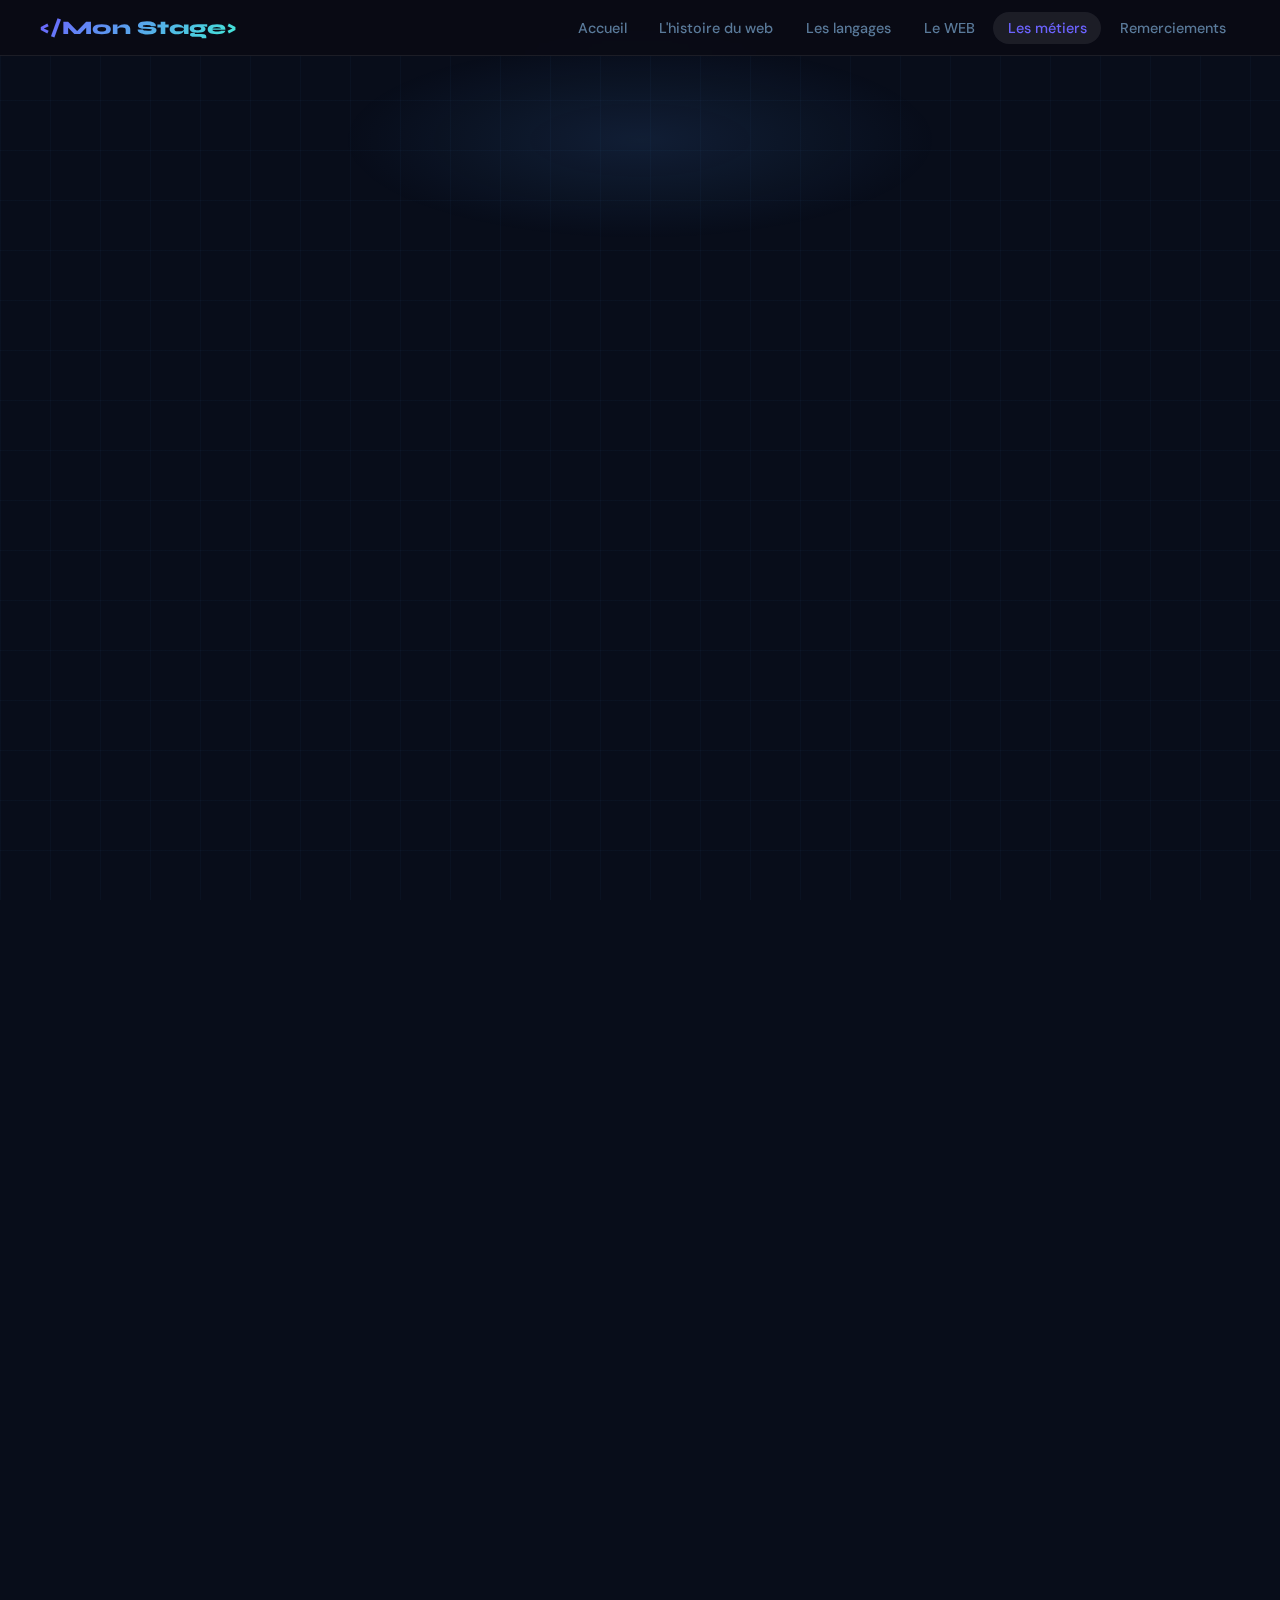
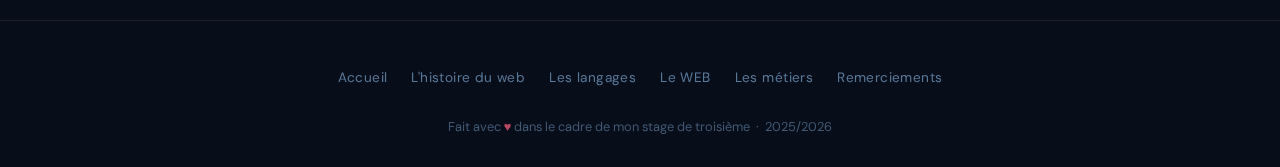
<file: metiers-du-web.html>
<!DOCTYPE html>
<html lang="fr">
<head>
    <meta charset="UTF-8">
    <meta name="viewport" content="width=device-width, initial-scale=1.0">
    <title>Les Métiers du Web</title>

    <link rel="preconnect" href="https://fonts.googleapis.com">
    <link rel="preconnect" href="https://fonts.gstatic.com" crossorigin>
    <link href="https://fonts.googleapis.com/css2?family=Syne:wght@400;600;700;800&family=DM+Sans:wght@300;400;500&family=DM+Mono:wght@400;500&display=swap" rel="stylesheet">
<link rel="stylesheet" href="css/style.css"> 

</head>
<body>

  <!-- ─── NAVIGATION ─── -->
  <nav>
    <a href="index.html" class="nav-logo">&#60;/Mon Stage&#62;</a>
    <ul class="nav-links">
      <li><a href="index.html" >Accueil</a></li>
      <li><a href="histoires-web.html">L'histoire du web</a></li>
      <li><a href="HTML-CSS-JS.html">Les langages</a></li>
      <li><a href="architecture-web.html">Le WEB</a></li>
      <li><a href="metiers-du-web.html" class="active">Les métiers</a></li>
      <li><a href="remerciements.html">Remerciements</a></li>
    </ul>
  </nav>


    <!-- HEADER -->
    <header class="header">
        <div class="header-badge">
            <span class="header-badge-dot"></span>
            Soutenance de stage 3ème
        </div>
        <h1>
            <span class="line1">Les métiers qui</span>
            <span class="line2">construisent le Web</span>
        </h1>
        <p class="header-sub">
            Derrière chaque site internet, une équipe de professionnels aux compétences complémentaires. 
            Clique sur un métier pour en savoir plus !
        </p>
        <div class="header-stats">
            <div class="stat-item">
                <div class="stat-num">7</div>
                <div class="stat-label">Métiers</div>
            </div>
            <div class="stat-item">
                <div class="stat-num">3</div>
                <div class="stat-label">Familles</div>
            </div>
            <div class="stat-item">
                <div class="stat-num">∞</div>
                <div class="stat-label">Possibilités</div>
            </div>
        </div>
    </header>

    <!-- FILTRE -->
    <div class="filter-bar">
        <button class="filter-btn active" data-filter="all">✦ Tous</button>
        <button class="filter-btn" data-filter="tech">⚙️ Technique</button>
        <button class="filter-btn" data-filter="design">🎨 Design</button>
        <button class="filter-btn" data-filter="contenu">✍️ Contenu & Marketing</button>
    </div>

    <!-- GRILLE DE CARTES -->
    <div class="cards-grid" id="cardsGrid">

        <!-- 1. Développeur Front-end -->
        <div class="card" style="--card-color: #4f9cf7" data-category="tech" data-job="frontend">
            <div class="card-stripe"></div>
            <div class="card-inner">
                <div class="card-head">
                    <div class="card-icon">🖥️</div>
                    <div class="card-title-group">
                        <div class="card-title">Développeur Front-end</div>
                        <div class="card-tags">
                            <span class="tag">Technique</span>
                            <span class="tag">Visuel</span>
                        </div>
                    </div>
                </div>
                <p class="card-desc">
                    Il construit la partie visible d'un site web : tout ce que l'utilisateur voit et avec quoi il interagit directement dans son navigateur.
                </p>
                <div class="card-skills">
                    <span class="skill-chip">HTML</span>
                    <span class="skill-chip">CSS</span>
                    <span class="skill-chip">JavaScript</span>
                    <span class="skill-chip">React</span>
                    <span class="skill-chip">Tailwind</span>
                </div>
                <div class="card-footer">
                    <div class="card-salary">Salaire : <span>30 – 55k€/an</span></div>
                    <div class="card-cta">Découvrir <span class="card-cta-arrow">→</span></div>
                </div>
            </div>
        </div>

        <!-- 2. Développeur Back-end -->
        <div class="card" style="--card-color: #ff8c42" data-category="tech" data-job="backend">
            <div class="card-stripe"></div>
            <div class="card-inner">
                <div class="card-head">
                    <div class="card-icon">⚙️</div>
                    <div class="card-title-group">
                        <div class="card-title">Développeur Back-end</div>
                        <div class="card-tags">
                            <span class="tag">Technique</span>
                            <span class="tag">Serveur</span>
                        </div>
                    </div>
                </div>
                <p class="card-desc">
                    Il programme "l'invisible" : les serveurs, les bases de données et toute la logique qui fait fonctionner un site en arrière-plan.
                </p>
                <div class="card-skills">
                    <span class="skill-chip">PHP</span>
                    <span class="skill-chip">Python</span>
                    <span class="skill-chip">MySQL</span>
                    <span class="skill-chip">API REST</span>
                    <span class="skill-chip">Symfony</span>
                </div>
                <div class="card-footer">
                    <div class="card-salary">Salaire : <span>35 – 60k€/an</span></div>
                    <div class="card-cta">Découvrir <span class="card-cta-arrow">→</span></div>
                </div>
            </div>
        </div>

        <!-- 3. Designer UX/UI -->
        <div class="card" style="--card-color: #a855f7" data-category="design" data-job="uxui">
            <div class="card-stripe"></div>
            <div class="card-inner">
                <div class="card-head">
                    <div class="card-icon">🎨</div>
                    <div class="card-title-group">
                        <div class="card-title">Designer UX/UI</div>
                        <div class="card-tags">
                            <span class="tag">Design</span>
                            <span class="tag">Créatif</span>
                        </div>
                    </div>
                </div>
                <p class="card-desc">
                    Il conçoit l'apparence et l'expérience d'un site. L'UX pense à la facilité d'utilisation, l'UI à la beauté visuelle.
                </p>
                <div class="card-skills">
                    <span class="skill-chip">Figma</span>
                    <span class="skill-chip">Wireframe</span>
                    <span class="skill-chip">Prototype</span>
                    <span class="skill-chip">Design System</span>
                </div>
                <div class="card-footer">
                    <div class="card-salary">Salaire : <span>32 – 55k€/an</span></div>
                    <div class="card-cta">Découvrir <span class="card-cta-arrow">→</span></div>
                </div>
            </div>
        </div>

        <!-- 4. SEO / Référenceur -->
        <div class="card" style="--card-color: #1ED35A" data-category="contenu" data-job="seo">
            <div class="card-stripe"></div>
            <div class="card-inner">
                <div class="card-head">
                    <div class="card-icon">🔍</div>
                    <div class="card-title-group">
                        <div class="card-title">SEO / Référenceur</div>
                        <div class="card-tags">
                            <span class="tag">Marketing</span>
                            <span class="tag">Visibilité</span>
                        </div>
                    </div>
                </div>
                <p class="card-desc">
                    Il optimise un site pour qu'il apparaisse en premier sur Google. Sans lui, un super site peut rester invisible sur internet !
                </p>
                <div class="card-skills">
                    <span class="skill-chip">Google Search</span>
                    <span class="skill-chip">Mots-clés</span>
                    <span class="skill-chip">Backlinks</span>
                    <span class="skill-chip">Analytics</span>
                </div>
                <div class="card-footer">
                    <div class="card-salary">Salaire : <span>28 – 50k€/an</span></div>
                    <div class="card-cta">Découvrir <span class="card-cta-arrow">→</span></div>
                </div>
            </div>
        </div>

        <!-- 5. Web Marketeur -->
        <div class="card" style="--card-color: #f472b6" data-category="contenu" data-job="marketing">
            <div class="card-stripe"></div>
            <div class="card-inner">
                <div class="card-head">
                    <div class="card-icon">📊</div>
                    <div class="card-title-group">
                        <div class="card-title">Web Marketeur</div>
                        <div class="card-tags">
                            <span class="tag">Marketing</span>
                            <span class="tag">Stratégie</span>
                        </div>
                    </div>
                </div>
                <p class="card-desc">
                    Il crée des stratégies pour attirer des visiteurs, les convertir en clients et fidéliser l'audience d'un site web.
                </p>
                <div class="card-skills">
                    <span class="skill-chip">Google Ads</span>
                    <span class="skill-chip">Réseaux sociaux</span>
                    <span class="skill-chip">Email marketing</span>
                    <span class="skill-chip">KPIs</span>
                </div>
                <div class="card-footer">
                    <div class="card-salary">Salaire : <span>28 – 52k€/an</span></div>
                    <div class="card-cta">Découvrir <span class="card-cta-arrow">→</span></div>
                </div>
            </div>
        </div>

        <!-- 6. Copywriter -->
        <div class="card" style="--card-color: #fbbf24" data-category="contenu" data-job="copywriter">
            <div class="card-stripe"></div>
            <div class="card-inner">
                <div class="card-head">
                    <div class="card-icon">✍️</div>
                    <div class="card-title-group">
                        <div class="card-title">Copywriter</div>
                        <div class="card-tags">
                            <span class="tag">Rédaction</span>
                            <span class="tag">Persuasion</span>
                        </div>
                    </div>
                </div>
                <p class="card-desc">
                    Il rédige les textes qui donnent envie d'agir : boutons, slogans, publicités... Son but : convaincre en quelques mots.
                </p>
                <div class="card-skills">
                    <span class="skill-chip">Storytelling</span>
                    <span class="skill-chip">Psychologie</span>
                    <span class="skill-chip">A/B testing</span>
                    <span class="skill-chip">CTA</span>
                </div>
                <div class="card-footer">
                    <div class="card-salary">Salaire : <span>25 – 48k€/an</span></div>
                    <div class="card-cta">Découvrir <span class="card-cta-arrow">→</span></div>
                </div>
            </div>
        </div>

        <!-- 7. Rédacteur Web -->
        <div class="card" style="--card-color: #22d3ee" data-category="contenu" data-job="redacteur">
            <div class="card-stripe"></div>
            <div class="card-inner">
                <div class="card-head">
                    <div class="card-icon">📝</div>
                    <div class="card-title-group">
                        <div class="card-title">Rédacteur Web</div>
                        <div class="card-tags">
                            <span class="tag">Contenu</span>
                            <span class="tag">SEO</span>
                        </div>
                    </div>
                </div>
                <p class="card-desc">
                    Il écrit les articles, guides et pages d'un site web. Il combine la qualité rédactionnelle avec les règles du SEO pour être lu ET trouvé.
                </p>
                <div class="card-skills">
                    <span class="skill-chip">Rédaction SEO</span>
                    <span class="skill-chip">HTML basique</span>
                    <span class="skill-chip">Balises Hn</span>
                    <span class="skill-chip">Recherche</span>
                </div>
                <div class="card-footer">
                    <div class="card-salary">Salaire : <span>22 – 42k€/an</span></div>
                    <div class="card-cta">Découvrir <span class="card-cta-arrow">→</span></div>
                </div>
            </div>
        </div>

    </div>

    <!-- MODAL -->
    <div class="modal-overlay" id="modalOverlay">
        <div class="modal" id="modal">
            <div class="modal-banner" id="modalBanner"></div>
            <button class="modal-close" id="modalClose">✕</button>
            <div class="modal-body" id="modalBody"></div>
        </div>
    </div>

    <!-- FOOTER -->
    <footer>
      <nav class="footer-nav">
        <a href="index.html">Accueil</a>
        <a href="histoires-web.html">L'histoire du web</a>
        <a href="HTML-CSS-JS.html">Les langages</a>
        <a href="architecture-web.html">Le WEB</a>
        <a href="metiers-du-web.html">Les métiers</a>
        <a href="remerciements.html">Remerciements</a>
      </nav>
      <p class="footer-copy">Fait avec <span>♥</span> dans le cadre de mon stage de troisième &nbsp;·&nbsp; 2025/2026</p>
    </footer>

    <script>
    // =========================================================
    // DONNÉES DÉTAILLÉES DE CHAQUE MÉTIER
    // =========================================================
    const jobsData = {

        frontend: {
            color: '#4f9cf7',
            icon: '🖥️',
            title: 'Développeur Front-end',
            tags: ['Technique', 'Visuel'],
            desc: `Le développeur front-end est celui qui traduit les maquettes du designer en vrai site web fonctionnel. 
                   Il travaille directement avec les langages que le navigateur comprend : HTML pour la structure, 
                   CSS pour le style, et JavaScript pour les animations et interactions. C'est le pont entre le design et le code.`,
            activities: [
                'Coder des pages web à partir de maquettes Figma ou Photoshop',
                'Créer des animations et effets visuels avec CSS et JavaScript',
                'S\'assurer que le site fonctionne sur mobile, tablette et PC (responsive design)',
                'Optimiser la vitesse de chargement des pages',
                'Collaborer étroitement avec le développeur back-end pour connecter le site au serveur',
                'Tester et corriger les bugs d\'affichage sur différents navigateurs',
            ],
            skills: [
                { icon: '📄', name: 'HTML5' },
                { icon: '🎨', name: 'CSS3 / Tailwind' },
                { icon: '⚡', name: 'JavaScript' },
                { icon: '⚛️', name: 'React / Vue.js' },
                { icon: '📐', name: 'Figma (lecture)' },
                { icon: '🔧', name: 'Git / GitHub' },
            ],
            salary: '30 000 – 55 000 €/an',
            salaryPct: 60,
            funFact: '🌍 Il y a <strong>plus de 1,9 milliard de sites web</strong> sur internet aujourd\'hui. Chacun a eu besoin d\'un développeur front-end pour exister !',
        },

        backend: {
            color: '#ff8c42',
            icon: '⚙️',
            title: 'Développeur Back-end',
            tags: ['Technique', 'Serveur'],
            desc: `Le développeur back-end programme tout ce qui est invisible pour l'utilisateur mais indispensable au fonctionnement du site. 
                   Il gère les serveurs, les bases de données, et la logique métier. C'est lui qui fait en sorte que quand tu te connectes à 
                   Instagram, tu vois TES photos et pas celles de quelqu'un d'autre !`,
            activities: [
                'Créer et gérer les bases de données (MySQL, PostgreSQL)',
                'Programmer les API que le front-end utilise pour récupérer des données',
                'Gérer l\'authentification des utilisateurs (connexion, mot de passe, sécurité)',
                'Optimiser les requêtes SQL pour que le site soit rapide',
                'Déployer et maintenir les serveurs web (Apache, Nginx)',
                'Sécuriser le site contre les attaques (injections SQL, XSS...)',
            ],
            skills: [
                { icon: '🐘', name: 'PHP / Symfony' },
                { icon: '🐍', name: 'Python / Django' },
                { icon: '🗄️', name: 'MySQL / PostgreSQL' },
                { icon: '🔗', name: 'API REST' },
                { icon: '🔒', name: 'Sécurité web' },
                { icon: '🖥️', name: 'Linux / Serveurs' },
            ],
            salary: '35 000 – 60 000 €/an',
            salaryPct: 68,
            funFact: '🔐 Quand tu te connectes à un site, le back-end vérifie ton mot de passe en <strong>moins de 100 millisecondes</strong>. Et il ne stocke jamais ton vrai mot de passe — seulement son "empreinte" (hash) !',
        },

        uxui: {
            color: '#a855f7',
            icon: '🎨',
            title: 'Designer UX/UI',
            tags: ['Design', 'Créatif'],
            desc: `Le designer UX/UI a un double rôle. L'UX (User Experience) consiste à penser comment les gens vont utiliser le site pour le rendre 
                   le plus simple et agréable possible. L'UI (User Interface) consiste à le rendre beau visuellement. 
                   C'est lui qui crée les maquettes avant que les développeurs codent.`,
            activities: [
                'Réaliser des wireframes (croquis) pour organiser les pages',
                'Créer des maquettes visuelles haute-fidélité sur Figma',
                'Faire des tests utilisateurs pour voir si le site est facile à comprendre',
                'Définir la charte graphique (couleurs, typographies, icônes)',
                'Créer un Design System (bibliothèque de composants réutilisables)',
                'Travailler en étroite collaboration avec les développeurs front-end',
            ],
            skills: [
                { icon: '🖊️', name: 'Figma' },
                { icon: '📐', name: 'Wireframing' },
                { icon: '🎭', name: 'Prototypage' },
                { icon: '🌈', name: 'Théorie des couleurs' },
                { icon: '🧠', name: 'Psychologie UX' },
                { icon: '🔬', name: 'Tests utilisateurs' },
            ],
            salary: '32 000 – 55 000 €/an',
            salaryPct: 62,
            funFact: '⏱️ Il faut seulement <strong>50 millisecondes</strong> à un utilisateur pour se faire une première impression d\'un site web. Le designer UX/UI a donc 50ms pour convaincre !',
        },

        seo: {
            color: '#1ED35A',
            icon: '🔍',
            title: 'SEO / Référenceur',
            tags: ['Marketing', 'Visibilité'],
            desc: `Le référenceur SEO (Search Engine Optimization) fait en sorte qu'un site web apparaisse en haut des résultats Google. 
                   Sans lui, même le plus beau site du monde peut rester invisible ! Il comprend à la fois la technique, 
                   le contenu et la popularité d'un site.`,
            activities: [
                'Rechercher les mots-clés que les gens tapent sur Google',
                'Optimiser le code HTML pour que Google comprenne mieux le site',
                'Analyser les statistiques de trafic avec Google Analytics',
                'Construire des liens vers le site depuis d\'autres sites (backlinks)',
                'Rédiger des recommandations pour améliorer le contenu',
                'Surveiller les positions du site sur les mots-clés cibles',
            ],
            skills: [
                { icon: '🔑', name: 'Recherche de mots-clés' },
                { icon: '📊', name: 'Google Analytics' },
                { icon: '🔗', name: 'Link Building' },
                { icon: '📱', name: 'SEO technique' },
                { icon: '✍️', name: 'Contenu SEO' },
                { icon: '🛠️', name: 'Search Console' },
            ],
            salary: '28 000 – 50 000 €/an',
            salaryPct: 52,
            funFact: '📈 <strong>75% des internautes</strong> ne cliquent jamais sur la 2ème page de Google. Si un site n\'est pas en page 1, il est pratiquement invisible !',
        },

        marketing: {
            color: '#f472b6',
            icon: '📊',
            title: 'Web Marketeur',
            tags: ['Marketing', 'Stratégie'],
            desc: `Le web marketeur crée et gère des campagnes pour attirer des visiteurs sur un site et les transformer en clients. 
                   Il utilise plusieurs canaux : réseaux sociaux, publicité en ligne, emailing... 
                   Son outil principal : les données, pour comprendre ce qui fonctionne et optimiser en permanence.`,
            activities: [
                'Créer et gérer des campagnes publicitaires sur Google Ads et Facebook Ads',
                'Piloter les réseaux sociaux (Instagram, LinkedIn, TikTok...)',
                'Concevoir des campagnes d\'emailing pour fidéliser les clients',
                'Analyser les statistiques pour mesurer le retour sur investissement',
                'Créer des landing pages (pages d\'atterrissage) qui convertissent',
                'Définir la stratégie de contenu du site',
            ],
            skills: [
                { icon: '📢', name: 'Google Ads' },
                { icon: '📱', name: 'Social Media' },
                { icon: '📧', name: 'Email Marketing' },
                { icon: '📉', name: 'Analytics / KPIs' },
                { icon: '🎯', name: 'Conversion Rate' },
                { icon: '💡', name: 'Content Strategy' },
            ],
            salary: '28 000 – 52 000 €/an',
            salaryPct: 55,
            funFact: '💸 Pour chaque 1€ investi en email marketing, les entreprises récupèrent en moyenne <strong>36€ de retour</strong> ! C\'est l\'un des meilleurs retours sur investissement du marketing digital.',
        },

        copywriter: {
            color: '#fbbf24',
            icon: '✍️',
            title: 'Copywriter',
            tags: ['Rédaction', 'Persuasion'],
            desc: `Le copywriter est un "vendeur en mots". Il rédige des textes dont l'objectif est de faire agir le lecteur : 
                   cliquer sur un bouton, acheter un produit, s'inscrire à une newsletter... 
                   Il mélange psychologie, créativité et technique pour écrire des textes qui convertissent.`,
            activities: [
                'Rédiger les slogans, accroches et titres d\'une page web',
                'Écrire les textes des boutons d\'appel à l\'action (CTA)',
                'Créer des publicités pour Google, Facebook, Instagram',
                'Rédiger des séquences d\'emails marketing automatisées',
                'Faire des A/B tests pour savoir quelle formulation est la plus efficace',
                'Adapter le ton et le style selon la cible et la plateforme',
            ],
            skills: [
                { icon: '📖', name: 'Storytelling' },
                { icon: '🧠', name: 'Psychologie persuasive' },
                { icon: '🔬', name: 'A/B Testing' },
                { icon: '🎯', name: 'Rédaction CTA' },
                { icon: '📊', name: 'Analyse de données' },
                { icon: '🌐', name: 'SEO de base' },
            ],
            salary: '25 000 – 48 000 €/an',
            salaryPct: 48,
            funFact: '💬 Le bouton "<strong>Essai gratuit</strong>" converti jusqu\'à <strong>3x plus</strong> que le bouton "S\'inscrire" pour exactement la même action. Les mots font toute la différence !',
        },

        redacteur: {
            color: '#22d3ee',
            icon: '📝',
            title: 'Rédacteur Web',
            tags: ['Contenu', 'SEO'],
            desc: `Le rédacteur web crée le contenu textuel des sites : articles de blog, fiches produit, pages d'information... 
                   Contrairement au rédacteur classique, il doit écrire pour deux audiences simultanément : 
                   les humains (pour être lu et apprécié) ET les robots de Google (pour être bien référencé).`,
            activities: [
                'Rédiger des articles de blog optimisés pour le SEO',
                'Écrire des fiches produits pour les sites e-commerce',
                'Structurer le contenu avec des titres HTML (H1, H2, H3...)',
                'Intégrer naturellement les mots-clés dans le texte',
                'Créer du contenu adapté à chaque réseau social',
                'Mettre à jour le contenu existant pour améliorer le référencement',
            ],
            skills: [
                { icon: '✒️', name: 'Rédaction SEO' },
                { icon: '🏗️', name: 'Structure HTML Hn' },
                { icon: '🔍', name: 'Mots-clés' },
                { icon: '📚', name: 'Vulgarisation' },
                { icon: '🔎', name: 'Recherche documentaire' },
                { icon: '📸', name: 'Alt text images' },
            ],
            salary: '22 000 – 42 000 €/an',
            salaryPct: 40,
            funFact: '📝 Google indexe <strong>plus de 100 milliards de pages web</strong>. Un bon rédacteur web sait exactement quoi écrire pour que sa page soit trouvée parmi toutes ces milliards d\'autres !',
        },
    };

    // =========================================================
    // OUVERTURE DU MODAL
    // =========================================================
    function openModal(jobKey) {
        const job = jobsData[jobKey];
        if (!job) return;

        const overlay = document.getElementById('modalOverlay');
        const modalBanner = document.getElementById('modalBanner');
        const modalBody = document.getElementById('modalBody');
        const modal = document.getElementById('modal');

        // Style de couleur pour le modal
        modal.style.setProperty('--modal-color', job.color);
        modal.style.borderColor = job.color + '44';
        modalBanner.style.background = `linear-gradient(90deg, ${job.color}, ${job.color}88)`;

        // Tags HTML
        const tagsHtml = job.tags.map(t =>
            `<span class="tag" style="--card-color:${job.color}">${t}</span>`
        ).join('');

        // Activités HTML
        const activitiesHtml = job.activities.map(a =>
            `<li>${a}</li>`
        ).join('');

        // Compétences HTML
        const skillsHtml = job.skills.map(s =>
            `<div class="modal-skill-item">
                <span class="skill-icon">${s.icon}</span>
                <span>${s.name}</span>
            </div>`
        ).join('');

        // Construction du contenu du modal
        modalBody.innerHTML = `
            <div class="modal-head">
                <div class="modal-icon" style="background: ${job.color}20; border: 1px solid ${job.color}40; font-size:2.2rem">
                    ${job.icon}
                </div>
                <div>
                    <div class="modal-title">${job.title}</div>
                    <div class="modal-tags">${tagsHtml}</div>
                </div>
            </div>

            <div class="modal-section">
                <div class="modal-section-title">C'est quoi ce métier ?</div>
                <p class="modal-desc-full">${job.desc}</p>
            </div>

            <div class="modal-section">
                <div class="modal-section-title">Au quotidien</div>
                <ul class="activities-list">${activitiesHtml}</ul>
            </div>

            <div class="modal-section">
                <div class="modal-section-title">Compétences clés</div>
                <div class="modal-skills-grid">${skillsHtml}</div>
            </div>

            <div class="modal-section">
                <div class="modal-section-title">Salaire en France</div>
                <div class="salary-bar-wrap">
                    <div class="salary-range">
                        <span class="salary-label">Débutant → Expérimenté</span>
                        <span class="salary-amount" style="color:${job.color}">${job.salary}</span>
                    </div>
                    <div class="salary-bar">
                        <div class="salary-bar-fill" id="salaryFill"
                             style="background: linear-gradient(90deg, ${job.color}88, ${job.color}); width:0%">
                        </div>
                    </div>
                </div>
            </div>

            <div class="modal-section">
                <div class="modal-section-title">Le savais-tu ?</div>
                <div class="fun-fact" style="--modal-color:${job.color}">
                    <span class="fun-fact-emoji">💡</span>
                    <p class="fun-fact-text">${job.funFact}</p>
                </div>
            </div>
        `;

        // Ouvrir le modal
        overlay.classList.add('open');
        document.body.style.overflow = 'hidden';

        // Animer la barre de salaire (après ouverture)
        setTimeout(() => {
            const fill = document.getElementById('salaryFill');
            if (fill) fill.style.width = job.salaryPct + '%';
        }, 300);
    }

    // Fermer le modal
    function closeModal() {
        const overlay = document.getElementById('modalOverlay');
        overlay.classList.remove('open');
        document.body.style.overflow = '';
    }

    // Clic sur une carte → ouvrir le modal correspondant
    document.querySelectorAll('.card').forEach(card => {
        card.addEventListener('click', () => {
            const jobKey = card.getAttribute('data-job');
            openModal(jobKey);
        });
    });

    // Bouton fermer
    document.getElementById('modalClose').addEventListener('click', closeModal);

    // Clic sur le fond du modal pour fermer
    document.getElementById('modalOverlay').addEventListener('click', (e) => {
        if (e.target === e.currentTarget) closeModal();
    });

    // Touche Escape pour fermer
    document.addEventListener('keydown', (e) => {
        if (e.key === 'Escape') closeModal();
    });

    // =========================================================
    // FILTRE DES CARTES
    // =========================================================
    document.querySelectorAll('.filter-btn').forEach(btn => {
        btn.addEventListener('click', () => {
            // Activer le bouton cliqué
            document.querySelectorAll('.filter-btn').forEach(b => b.classList.remove('active'));
            btn.classList.add('active');

            const filter = btn.getAttribute('data-filter');

            // Afficher / masquer les cartes
            document.querySelectorAll('.card').forEach(card => {
                if (filter === 'all' || card.getAttribute('data-category') === filter) {
                    card.classList.remove('hidden');
                } else {
                    card.classList.add('hidden');
                }
            });
        });
    });
    </script>
</body>
</html>
</file>
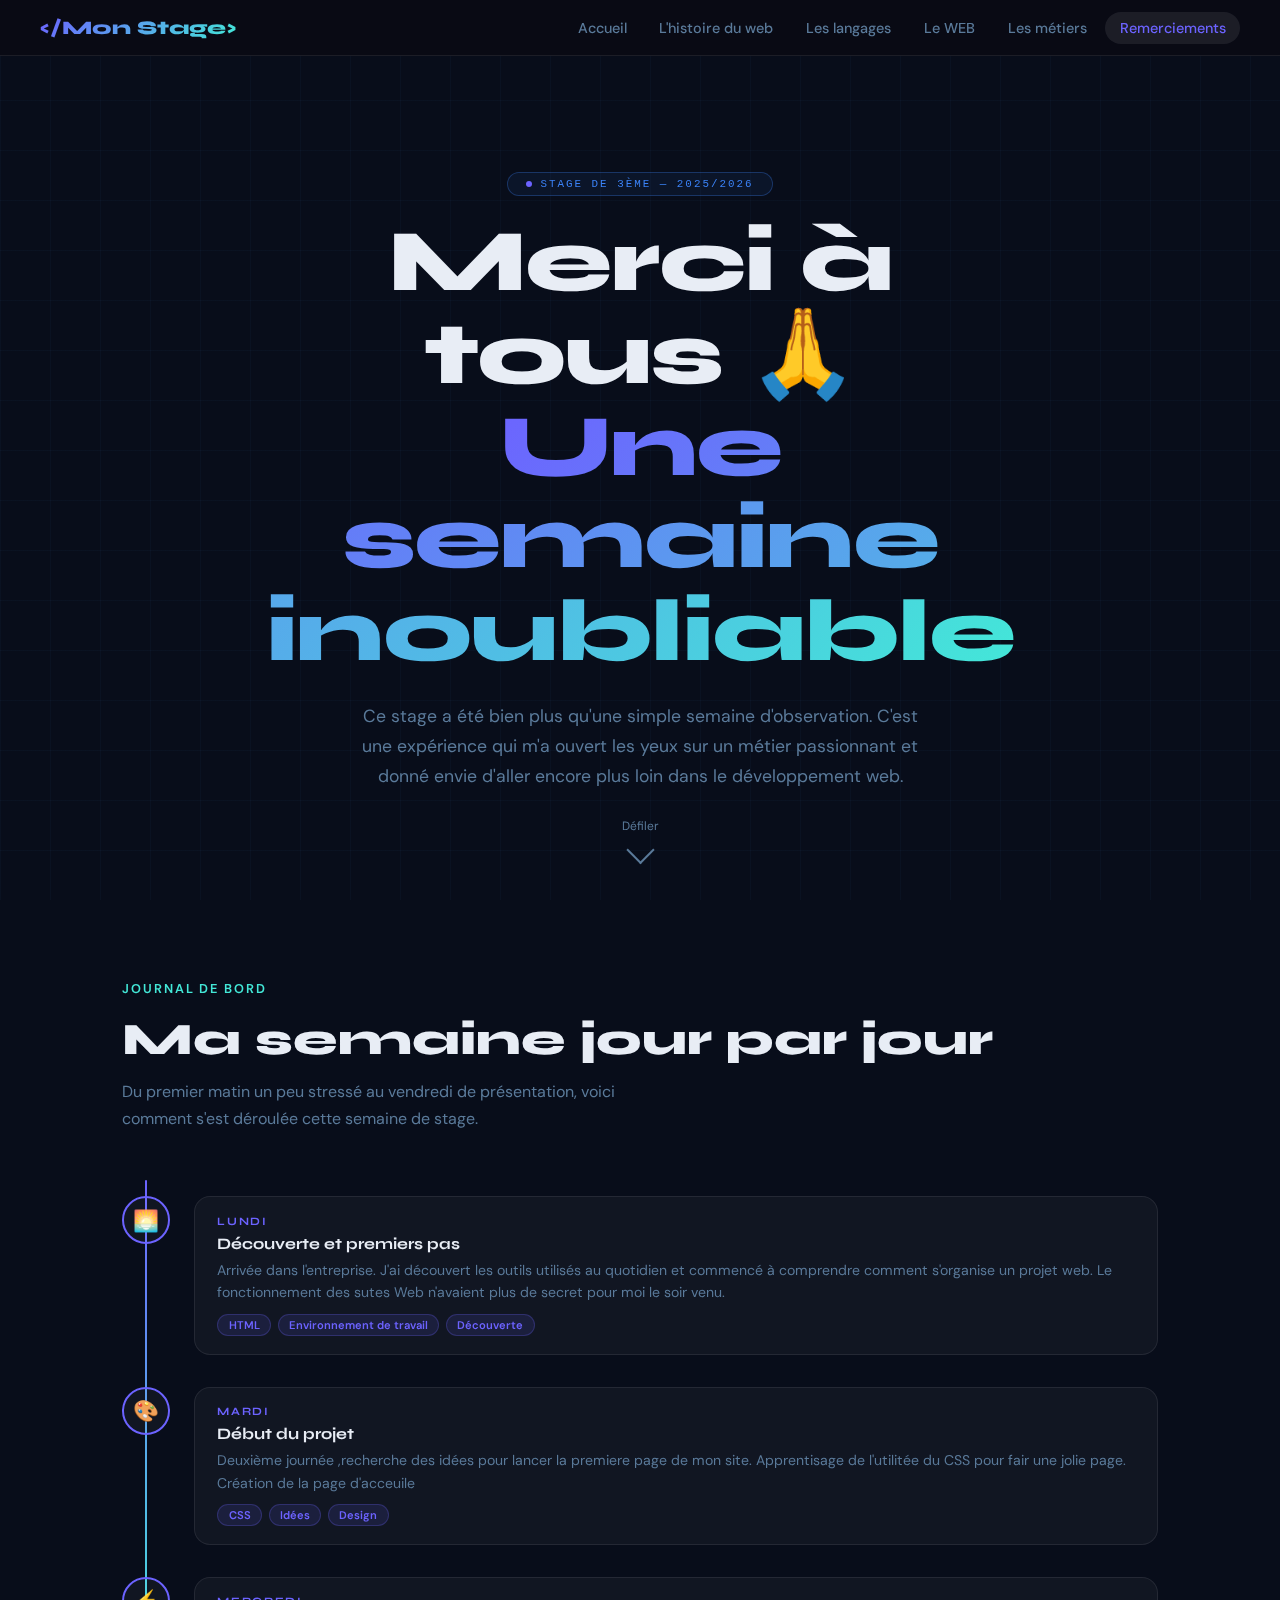
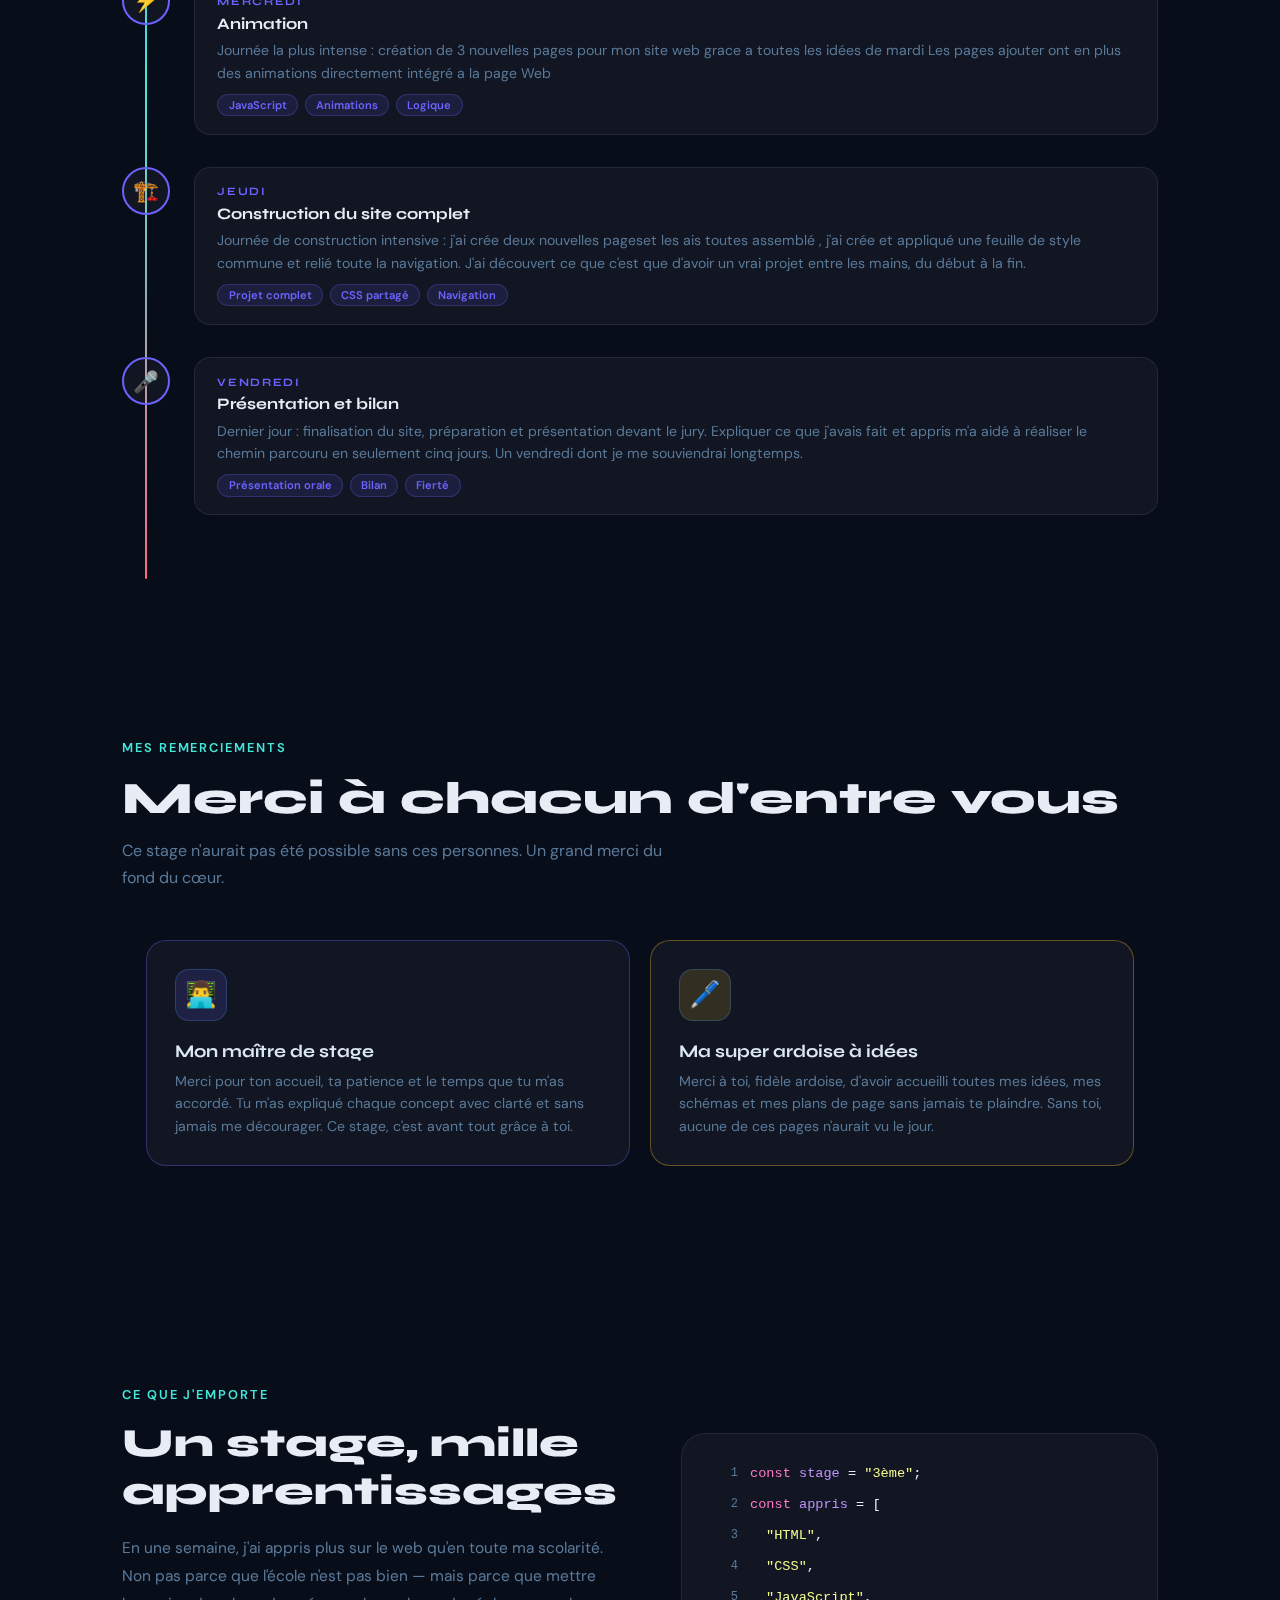
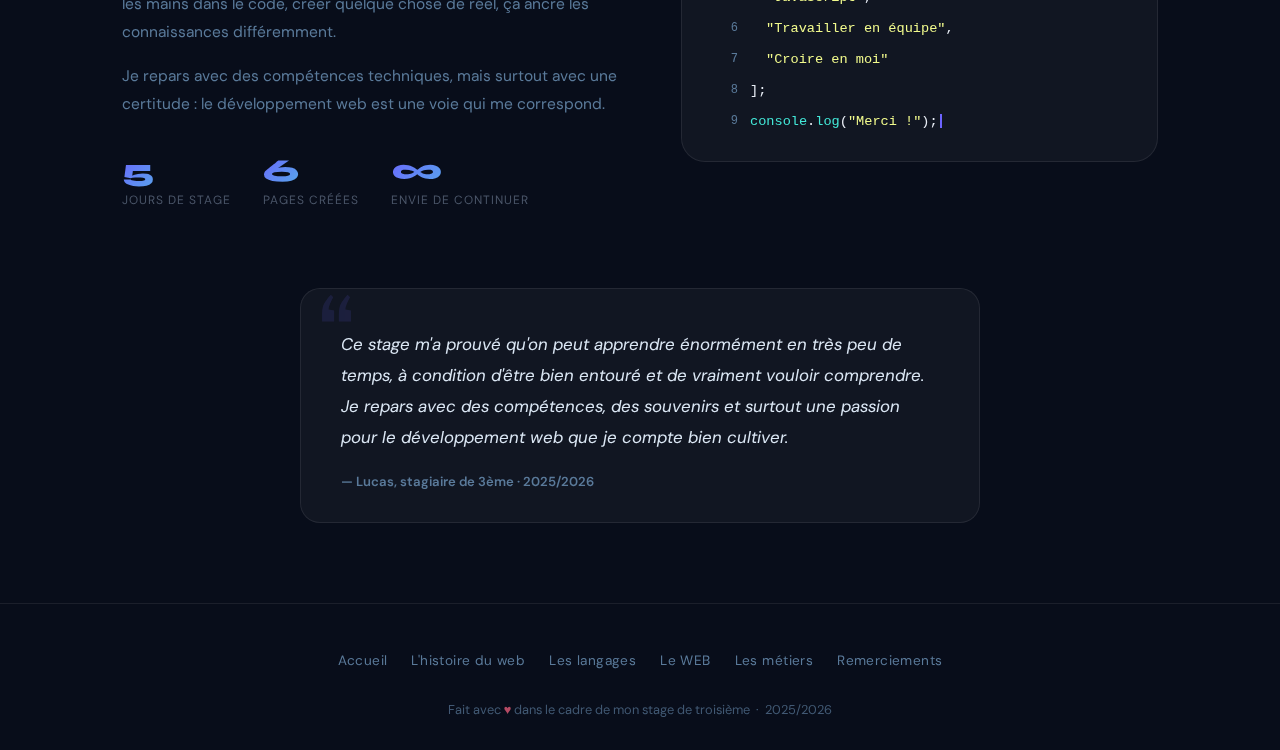
<file: remerciements.html>
<!DOCTYPE html>
<html lang="fr">
<head>
  <meta charset="UTF-8" />
  <meta name="viewport" content="width=device-width, initial-scale=1.0" />
  <title>Remerciements – Stage de 3ème</title>
  <link href="https://fonts.googleapis.com/css2?family=Syne:wght@400;700;800&family=DM+Sans:ital,wght@0,300;0,400;0,500;1,300&display=swap" rel="stylesheet" />
  <link rel="stylesheet" href="css/style.css">
</head>
<body>

  <!-- ─── NAVIGATION ─── -->
  <nav>
    <a href="index.html" class="nav-logo">&#60;/Mon Stage&#62;</a>
    <ul class="nav-links">
      <li><a href="index.html">Accueil</a></li>
      <li><a href="histoires-web.html">L'histoire du web</a></li>
      <li><a href="HTML-CSS-JS.html">Les langages</a></li>
      <li><a href="architecture-web.html">Le WEB</a></li>
      <li><a href="metiers-du-web.html">Les métiers</a></li>
      <li><a href="remerciements.html" class="active">Remerciements</a></li>
    </ul>
  </nav>

  <!-- ─── HERO ─── -->
  <section class="hero">
    <div class="badge">Stage de 3ème — 2025/2026</div>
    <h1>Merci à tous 🙏<br /><span>Une semaine inoubliable</span></h1>
    <p>
      Ce stage a été bien plus qu'une simple semaine d'observation.
      C'est une expérience qui m'a ouvert les yeux sur un métier passionnant
      et donné envie d'aller encore plus loin dans le développement web.
    </p>
    <div class="scroll-hint">
      Défiler
      <div class="scroll-arrow"></div>
    </div>
  </section>

  <!-- ─── TIMELINE : MA SEMAINE ─── -->
  <section class="section">
    <div class="section-label">Journal de bord</div>
    <h2>Ma semaine jour par jour</h2>
    <p>Du premier matin un peu stressé au vendredi de présentation, voici comment s'est déroulée cette semaine de stage.</p>

    <div class="timeline">

      <div class="timeline-item">
        <div class="tl-dot">🌅</div>
        <div class="tl-content">
          <div class="tl-day">Lundi</div>
          <h3>Découverte et premiers pas</h3>
          <p>
            Arrivée dans l'entreprise.
            J'ai découvert les outils utilisés au quotidien et commencé à comprendre comment
            s'organise un projet web. Le fonctionnement des sutes Web n'avaient plus de secret pour moi le soir venu.
          </p>
          <div class="tl-tags">
            <span class="tl-tag">HTML</span>
            <span class="tl-tag">Environnement de travail</span>
            <span class="tl-tag">Découverte</span>
          </div>
        </div>
      </div>

      <div class="timeline-item">
        <div class="tl-dot">🎨</div>
        <div class="tl-content">
          <div class="tl-day">Mardi</div>
          <h3>Début du projet</h3>
          <p>
            Deuxième journée ,recherche des idées pour lancer la premiere page de mon site.
            Apprentisage de l'utilitée du CSS pour fair une jolie page.
            Création de la page d'acceuile 
          </p>
          <div class="tl-tags">
            <span class="tl-tag">CSS</span>
            <span class="tl-tag">Idées</span>
            <span class="tl-tag">Design</span>
          </div>
        </div>
      </div>

      <div class="timeline-item">
        <div class="tl-dot">⚡</div>
        <div class="tl-content">
          <div class="tl-day">Mercredi</div>
          <h3>Animation</h3>
          <p>
            Journée la plus intense : création de 3 nouvelles pages pour mon site web grace a toutes les 
            idées de mardi 
            Les pages ajouter ont en plus des animations directement intégré a la page Web
          </p>
          <div class="tl-tags">
            <span class="tl-tag">JavaScript</span>
            <span class="tl-tag">Animations</span>
            <span class="tl-tag">Logique</span>
          </div>
        </div>
      </div>

      <div class="timeline-item">
        <div class="tl-dot">🏗️</div>
        <div class="tl-content">
          <div class="tl-day">Jeudi</div>
          <h3>Construction du site complet</h3>
          <p>
            Journée de construction intensive : j'ai crée deux nouvelles pageset les ais toutes assemblé ,
             j'ai crée et appliqué une feuille de style commune et relié toute la navigation. 
             J'ai découvert ce que c'est que d'avoir un vrai projet entre les mains, du début à la fin.
          </p>
          <div class="tl-tags">
            <span class="tl-tag">Projet complet</span>
            <span class="tl-tag">CSS partagé</span>
            <span class="tl-tag">Navigation</span>
          </div>
        </div>
      </div>

      <div class="timeline-item">
        <div class="tl-dot">🎤</div>
        <div class="tl-content">
          <div class="tl-day">Vendredi</div>
          <h3>Présentation et bilan</h3>
          <p>
            Dernier jour : finalisation du site, préparation et présentation devant le jury.
            Expliquer ce que j'avais fait et appris m'a aidé à réaliser le chemin parcouru
            en seulement cinq jours. Un vendredi dont je me souviendrai longtemps.
          </p>
          <div class="tl-tags">
            <span class="tl-tag">Présentation orale</span>
            <span class="tl-tag">Bilan</span>
            <span class="tl-tag">Fierté</span>
          </div>
        </div>
      </div>

    </div>
  </section>

  <!-- ─── REMERCIEMENTS : CARTES ─── -->
  <section class="section">
    <div class="section-label">Mes remerciements</div>
    <h2>Merci à chacun d'entre vous</h2>
    <p>Ce stage n'aurait pas été possible sans ces personnes. Un grand merci du fond du cœur.</p>

    <div class="cards-grid">

      <div class="card-home" style="border-color: rgba(108,99,255,0.35);">
        <div class="card-icon" style="background: rgba(108,99,255,0.15);">👨‍💻</div>
        <h3>Mon maître de stage</h3>
        <p>
          Merci pour ton accueil, ta patience et le temps que tu m'as accordé.
          Tu m'as expliqué chaque concept avec clarté et sans jamais me décourager.
          Ce stage, c'est avant tout grâce à toi.
        </p>
      </div>

      <div class="card-home" style="border-color: rgba(251,191,36,0.35);">
        <div class="card-icon" style="background: rgba(251,191,36,0.15);">🖊️</div>
        <h3>Ma super ardoise à idées</h3>
        <p>
          Merci à toi, fidèle ardoise, d'avoir accueilli toutes mes idées, mes schémas
          et mes plans de page sans jamais te plaindre. Sans toi, aucune de ces pages
          n'aurait vu le jour.
        </p>
      </div>

    </div>
  </section>

  <!-- ─── BILAN ─── -->
  <section class="section">
    <div class="about-grid">
      <div class="about-text">
        <div class="section-label">Ce que j'emporte</div>
        <h2>Un stage, mille apprentissages</h2>
        <p>
          En une semaine, j'ai appris plus sur le web qu'en toute ma scolarité.
          Non pas parce que l'école n'est pas bien — mais parce que mettre les mains
          dans le code, créer quelque chose de réel, ça ancre les connaissances différemment.
        </p>
        <p>
          Je repars avec des compétences techniques, mais surtout avec une certitude :
          le développement web est une voie qui me correspond.
        </p>
        <div class="stats">
          <div class="stat">
            <div class="stat-number">5</div>
            <div class="stat-label">Jours de stage</div>
          </div>
          <div class="stat">
            <div class="stat-number">6</div>
            <div class="stat-label">Pages créées</div>
          </div>
          <div class="stat">
            <div class="stat-number">∞</div>
            <div class="stat-label">Envie de continuer</div>
          </div>
        </div>
      </div>

      <div class="about-visual">
        <div class="code-line">
          <span class="code-num">1</span>
          <span><span class="code-kw">const</span> <span class="code-var">stage</span> = <span class="code-str">"3ème"</span>;</span>
        </div>
        <div class="code-line">
          <span class="code-num">2</span>
          <span><span class="code-kw">const</span> <span class="code-var">appris</span> = [</span>
        </div>
        <div class="code-line">
          <span class="code-num">3</span>
          <span style="padding-left:1rem;"><span class="code-str">"HTML"</span>,</span>
        </div>
        <div class="code-line">
          <span class="code-num">4</span>
          <span style="padding-left:1rem;"><span class="code-str">"CSS"</span>,</span>
        </div>
        <div class="code-line">
          <span class="code-num">5</span>
          <span style="padding-left:1rem;"><span class="code-str">"JavaScript"</span>,</span>
        </div>
        <div class="code-line">
          <span class="code-num">6</span>
          <span style="padding-left:1rem;"><span class="code-str">"Travailler en équipe"</span>,</span>
        </div>
        <div class="code-line">
          <span class="code-num">7</span>
          <span style="padding-left:1rem;"><span class="code-str">"Croire en moi"</span></span>
        </div>
        <div class="code-line">
          <span class="code-num">8</span>
          <span>];</span>
        </div>
        <div class="code-line">
          <span class="code-num">9</span>
          <span><span class="code-fn">console</span>.<span class="code-fn">log</span>(<span class="code-str">"Merci !"</span>);<span class="code-cursor"></span></span>
        </div>
      </div>
    </div>
  </section>

  <!-- ─── CITATION ─── -->
  <section class="section" style="padding-top: 0;">
    <div class="thanks-quote">
      <p>
        Ce stage m'a prouvé qu'on peut apprendre énormément en très peu de temps,
        à condition d'être bien entouré et de vraiment vouloir comprendre.
        Je repars avec des compétences, des souvenirs et surtout une passion
        pour le développement web que je compte bien cultiver.
      </p>
      <cite>— Lucas, stagiaire de 3ème · 2025/2026</cite>
    </div>
  </section>

  <!-- ─── FOOTER ─── -->
  <footer>
    <nav class="footer-nav">
      <a href="index.html">Accueil</a>
      <a href="histoires-web.html">L'histoire du web</a>
      <a href="HTML-CSS-JS.html">Les langages</a>
      <a href="architecture-web.html">Le WEB</a>
      <a href="metiers-du-web.html">Les métiers</a>
      <a href="remerciements.html">Remerciements</a>
    </nav>
    <p class="footer-copy">Fait avec <span>♥</span> dans le cadre de mon stage de troisième &nbsp;·&nbsp; 2025/2026</p>
  </footer>

</body>
</html>
</file>
<file: css/style.css>
:root {
      --bg: #0a0a12;
      --accent1: #6c63ff;
      --accent2: #ff6584;
      --accent3: #43e8d8;
      --text: #f0f0ff;
      --muted: #7a7a9a;
      --card-bg: rgba(255,255,255,0.04);
      --card-border: rgba(255,255,255,0.08);
    }

    *, *::before, *::after { box-sizing: border-box; margin: 0; padding: 0; }

    html { scroll-behavior: smooth; }

    body {
      background: var(--bg);
      color: var(--text);
      font-family: 'DM Sans', sans-serif;
      overflow-x: hidden;
      min-height: 100vh;
    }

    /* ─── BACKGROUND ─── */
    body::before {
      content: '';
      position: fixed;
      inset: 0;
      background:
        radial-gradient(ellipse 60% 50% at 20% 20%, rgba(108,99,255,0.18) 0%, transparent 60%),
        radial-gradient(ellipse 50% 40% at 80% 80%, rgba(67,232,216,0.12) 0%, transparent 60%),
        radial-gradient(ellipse 40% 35% at 70% 10%, rgba(255,101,132,0.10) 0%, transparent 60%);
      pointer-events: none;
      z-index: 0;
    }

    /* ─── NAV ─── */
    nav {
      position: fixed;
      top: 0;
      left: 0;
      right: 0;
      z-index: 100;
      display: flex;
      align-items: center;
      justify-content: space-between;
      padding: 1rem 2.5rem;
      background: rgba(10,10,18,0.7);
      backdrop-filter: blur(16px);
      border-bottom: 1px solid var(--card-border);
    }

    .nav-logo {
      font-family: 'Syne', sans-serif;
      font-weight: 800;
      font-size: 1.2rem;
      background: linear-gradient(135deg, var(--accent1), var(--accent3));
      -webkit-background-clip: text;
      -webkit-text-fill-color: transparent;
      background-clip: text;
      text-decoration: none;
    }

    .nav-links {
      display: flex;
      gap: 0.25rem;
      list-style: none;
    }

    .nav-links a {
      color: var(--muted);
      text-decoration: none;
      font-size: 0.9rem;
      font-weight: 500;
      padding: 0.45rem 0.9rem;
      border-radius: 99px;
      transition: color 0.2s, background 0.2s;
    }

    .nav-links a:hover,
    .nav-links a.active {
      color: var(--text);
      background: rgba(255,255,255,0.08);
    }

    .nav-links a.active {
      color: var(--accent1);
    }

    /* ─── HERO ─── */
    .hero {
      position: relative;
      z-index: 1;
      min-height: 100vh;
      display: flex;
      flex-direction: column;
      align-items: center;
      justify-content: center;
      text-align: center;
      padding: 8rem 2rem 4rem;
    }

    .badge {
      display: inline-flex;
      align-items: center;
      gap: 0.5rem;
      padding: 0.35rem 1rem;
      border: 1px solid rgba(108,99,255,0.4);
      border-radius: 99px;
      font-size: 0.8rem;
      font-weight: 500;
      color: var(--accent1);
      background: rgba(108,99,255,0.1);
      margin-bottom: 2rem;
      animation: fadeDown 0.7s ease both;
    }

    .badge::before {
      content: '';
      width: 6px;
      height: 6px;
      border-radius: 50%;
      background: var(--accent1);
      animation: pulse 2s ease infinite;
    }

    @keyframes pulse {
      0%, 100% { opacity: 1; transform: scale(1); }
      50% { opacity: 0.4; transform: scale(0.7); }
    }

    .hero h1 {
      font-family: 'Syne', sans-serif;
      font-weight: 800;
      font-size: clamp(2.8rem, 7vw, 5.5rem);
      line-height: 1.05;
      letter-spacing: -0.02em;
      max-width: 800px;
      animation: fadeDown 0.7s 0.15s ease both;
    }

    .hero h1 span {
      background: linear-gradient(135deg, var(--accent1) 0%, var(--accent3) 100%);
      -webkit-background-clip: text;
      -webkit-text-fill-color: transparent;
      background-clip: text;
    }

    .hero p {
      margin-top: 1.5rem;
      max-width: 560px;
      font-size: 1.1rem;
      line-height: 1.7;
      color: var(--muted);
      animation: fadeDown 0.7s 0.3s ease both;
    }

    .hero-btns {
      display: flex;
      gap: 1rem;
      margin-top: 2.5rem;
      flex-wrap: wrap;
      justify-content: center;
      animation: fadeDown 0.7s 0.45s ease both;
    }

    .btn-primary {
      padding: 0.75rem 1.8rem;
      background: linear-gradient(135deg, var(--accent1), #8b5cf6);
      color: #fff;
      border: none;
      border-radius: 99px;
      font-family: 'DM Sans', sans-serif;
      font-size: 0.95rem;
      font-weight: 500;
      cursor: pointer;
      text-decoration: none;
      transition: transform 0.2s, box-shadow 0.2s;
      box-shadow: 0 4px 24px rgba(108,99,255,0.35);
    }

    .btn-primary:hover { transform: translateY(-2px); box-shadow: 0 8px 32px rgba(108,99,255,0.5); }

    .btn-secondary {
      padding: 0.75rem 1.8rem;
      background: transparent;
      color: var(--text);
      border: 1px solid var(--card-border);
      border-radius: 99px;
      font-family: 'DM Sans', sans-serif;
      font-size: 0.95rem;
      font-weight: 500;
      cursor: pointer;
      text-decoration: none;
      transition: background 0.2s, border-color 0.2s;
    }

    .btn-secondary:hover { background: var(--card-bg); border-color: rgba(255,255,255,0.15); }

    /* scroll indicator */
    .scroll-hint {
      position: absolute;
      bottom: 2.5rem;
      left: 50%;
      transform: translateX(-50%);
      display: flex;
      flex-direction: column;
      align-items: center;
      gap: 0.4rem;
      color: var(--muted);
      font-size: 0.75rem;
      animation: fadeDown 0.7s 0.8s ease both;
    }

    .scroll-arrow {
      width: 20px;
      height: 20px;
      border-right: 2px solid var(--muted);
      border-bottom: 2px solid var(--muted);
      transform: rotate(45deg);
      animation: bounce 1.6s ease infinite;
    }

    @keyframes bounce {
      0%, 100% { transform: rotate(45deg) translateY(0); }
      50% { transform: rotate(45deg) translateY(5px); }
    }

    /* ─── CARDS SECTION ─── */
    .section {
      position: relative;
      z-index: 1;
      padding: 5rem 2rem;
      max-width: 1100px;
      margin: 0 auto;
    }

    .section-label {
      font-size: 0.8rem;
      text-transform: uppercase;
      letter-spacing: 0.15em;
      color: var(--accent3);
      font-weight: 600;
      margin-bottom: 1rem;
    }

    .section h2 {
      font-family: 'Syne', sans-serif;
      font-weight: 800;
      font-size: clamp(1.8rem, 4vw, 2.8rem);
      margin-bottom: 0.75rem;
    }

    .section > p {
      color: var(--muted);
      font-size: 1rem;
      line-height: 1.7;
      max-width: 560px;
      margin-bottom: 3rem;
    }

    .cards-grid {
      display: grid;
      grid-template-columns: repeat(auto-fit, minmax(230px, 1fr));
      gap: 1.25rem;
    }

    .card-home {
      position: relative;
      background: var(--card-bg);
      border: 1px solid var(--card-border);
      border-radius: 20px;
      padding: 1.75rem;
      text-decoration: none;
      color: var(--text);
      transition: transform 0.25s, border-color 0.25s, box-shadow 0.25s;
      overflow: hidden;
    }

    .card-home::after {
      content: '';
      position: absolute;
      inset: 0;
      border-radius: 20px;
      opacity: 0;
      transition: opacity 0.3s;
      background: linear-gradient(135deg, rgba(108,99,255,0.08), rgba(67,232,216,0.06));
    }

    .card-home:hover { transform: translateY(-6px); border-color: rgba(108,99,255,0.35); box-shadow: 0 12px 40px rgba(108,99,255,0.15); }
    .card-home:hover::after { opacity: 1; }

    .card-icon {
      width: 48px;
      height: 48px;
      border-radius: 14px;
      display: flex;
      align-items: center;
      justify-content: center;
      font-size: 1.5rem;
      margin-bottom: 1.25rem;
    }

    .card-home h3 {
      font-family: 'Syne', sans-serif;
      font-weight: 700;
      font-size: 1.1rem;
      margin-bottom: 0.5rem;
    }

    .card-home p {
      color: var(--muted);
      font-size: 0.88rem;
      line-height: 1.6;
    }

    .card-arrow {
      position: absolute;
      top: 1.5rem;
      right: 1.5rem;
      color: var(--muted);
      font-size: 1.1rem;
      transition: transform 0.2s, color 0.2s;
    }

    .card-home:hover .card-arrow { transform: translate(3px, -3px); color: var(--accent1); }

    /* ─── ABOUT ─── */
    .about-grid {
      display: grid;
      grid-template-columns: 1fr 1fr;
      gap: 4rem;
      align-items: center;
    }

    .about-text h2 {
      font-family: 'Syne', sans-serif;
      font-weight: 800;
      font-size: clamp(1.8rem, 3.5vw, 2.5rem);
      margin-bottom: 1.25rem;
    }

    .about-text p {
      color: var(--muted);
      line-height: 1.8;
      margin-bottom: 1rem;
      font-size: 0.97rem;
    }

    .stats {
      display: flex;
      gap: 2rem;
      margin-top: 2rem;
      flex-wrap: wrap;
    }

  
    .stat-number {
      font-family: 'Syne', sans-serif;
      font-weight: 800;
      font-size: 2rem;
      background: linear-gradient(135deg, var(--accent1), var(--accent3));
      -webkit-background-clip: text;
      -webkit-text-fill-color: transparent;
      background-clip: text;
    }

    .stat-label { color: var(--muted); font-size: 0.82rem; margin-top: 0.15rem; }

    .about-visual {
      background: var(--card-bg);
      border: 1px solid var(--card-border);
      border-radius: 24px;
      padding: 2rem;
      display: flex;
      flex-direction: column;
      gap: 1rem;
    }

    .code-line {
      display: flex;
      align-items: center;
      gap: 0.75rem;
      font-family: 'Courier New', monospace;
      font-size: 0.85rem;
    }

    .code-num { color: var(--muted); width: 1.5rem; text-align: right; font-size: 0.75rem; }
    .code-kw { color: #ff79c6; }
    .code-fn { color: var(--accent3); }
    .code-str { color: #f1fa8c; }
    .code-var { color: #bd93f9; }
    .code-plain { color: #f8f8f2; }

    .code-cursor {
      display: inline-block;
      width: 2px;
      height: 1em;
      background: var(--accent1);
      animation: blink 1s step-end infinite;
      vertical-align: middle;
      margin-left: 2px;
    }

    @keyframes blink { 0%, 100% { opacity: 1; } 50% { opacity: 0; } }

    /* ─── FOOTER ─── */
    footer {
      position: relative;
      z-index: 1;
      padding: 3rem 2rem 2rem;
      border-top: 1px solid var(--card-border);
      color: var(--muted);
      font-size: 0.85rem;
      text-align: center;
    }

    footer nav {
      position: static;
      background: none;
      backdrop-filter: none;
      border: none;
      padding: 0;
      display: block;
    }

    .footer-nav {
      display: flex;
      flex-wrap: wrap;
      justify-content: center;
      gap: 0.5rem 1.5rem;
      margin-bottom: 2rem;
      list-style: none;
      padding: 0;
    }

    .footer-nav a {
      color: var(--muted);
      text-decoration: none;
      font-size: 0.85rem;
      font-family: 'DM Sans', sans-serif;
      letter-spacing: 0.03em;
      transition: color 0.2s;
    }

    .footer-nav a:hover { color: var(--accent1); }

    .footer-copy {
      margin: 0;
      font-size: 0.8rem;
      color: var(--muted);
      opacity: 0.7;
    }

    footer span { color: var(--accent2); }

    /* ─── ANIMATIONS ─── */
    @keyframes fadeDown {
      from { opacity: 0; transform: translateY(-18px); }
      to { opacity: 1; transform: translateY(0); }
    }

    /* ─── RESPONSIVE ─── */
    @media (max-width: 768px) {
      /* Navigation */
      nav { padding: 0.9rem 1.2rem; }
      .nav-links { display: none; }

      /* Hero */
      .hero { padding: 6rem 1.5rem 3rem; }
      .hero p { max-width: 100%; font-size: 1rem; }

      /* Sections */
      .section { padding: 3rem 1.5rem; }
      .section > p { max-width: 100%; }

      /* Cards */
      .cards-grid { grid-template-columns: 1fr; }

      /* About */
      .about-grid { grid-template-columns: 1fr; gap: 2rem; }
      .about-visual { font-size: 0.78rem; padding: 1.5rem; }

      /* Stats */
      .stats { gap: 1.5rem; }

      /* Timeline */
      .timeline-item { gap: 1rem; }
      .tl-content { padding: 1.25rem; }

      /* Footer */
      footer { padding: 2rem 1.5rem 1.5rem; }
      .footer-nav { gap: 0.4rem 1rem; }
    }

    @media (max-width: 480px) {
      /* Hero encore plus compact */
      .hero { padding: 5rem 1.25rem 2.5rem; }
      .badge { font-size: 0.72rem; padding: 0.3rem 0.8rem; }

      /* Sections */
      .section { padding: 2.5rem 1.25rem; }

      /* Stats empilées */
      .stats { flex-direction: column; gap: 1rem; }
      .stat-number { font-size: 1.6rem; }

      /* Cards pleine largeur */
      .card-home { padding: 1.25rem; }

      /* Code block lisible */
      .about-visual { display: none; }
    }













            *, *::before, *::after { margin: 0; padding: 0; box-sizing: border-box; }
        :root {
            --bg-dark: #0f1729; --bg-card: #1a2540;
            --accent-blue: #4f9cf7; --accent-green: #1ED35A;
            --accent-orange: #ff8c42; --accent-red: #ff4d6a;
            --accent-purple: #a855f7; --accent-cyan: #22d3ee;
            --text-primary: #e8edf5; --text-secondary: #8899b4;
        }
        body { font-family: 'DM Sans', sans-serif; background: var(--bg-dark); color: var(--text-primary); overflow-x: hidden; min-height: 100vh; }
        .page-header { text-align: center; padding: 40px 20px 20px; margin-top: 80px;}
        .page-header h1 { font-family: 'Syne', sans-serif; font-size: clamp(1.8rem, 4vw, 3rem); font-weight: 900; background: linear-gradient(135deg, var(--accent-blue), var(--accent-green)); -webkit-background-clip: text; -webkit-text-fill-color: transparent; background-clip: text; margin-bottom: 8px; }
        .page-header p { color: var(--text-secondary); font-size: 1.05rem; max-width: 700px; margin: 0 auto; }
        .scene-container { position: relative; width: 100%; max-width: 1400px; height: 580px; margin: 30px auto; overflow: hidden; }
        .floor { position: absolute; bottom: 0; width: 100%; height: 80px; background: linear-gradient(180deg, #1e293b 0%, #0f172a 100%); border-top: 2px solid #334155; }
        .floor::before { content: ''; position: absolute; top: 0; left: 0; right: 0; height: 2px; background: repeating-linear-gradient(90deg, #334155 0px, #334155 40px, transparent 40px, transparent 80px); }
        .path-line { position: absolute; bottom: 80px; left: 10%; right: 10%; height: 2px; border-bottom: 3px dashed #334155; }
        .zone { position: absolute; bottom: 90px; text-align: center; }
        .zone-label { position: absolute; top: -100px; left: 50%; transform: translateX(-50%); font-family: 'Syne', sans-serif; font-weight: 700; font-size: 0.85rem; letter-spacing: 1.5px; text-transform: uppercase; white-space: nowrap; padding: 6px 16px; border-radius: 20px; }
        .zone-client { left: 3%; width: 18%; }
        .zone-client .zone-label { background: rgba(79,156,247,.15); color: var(--accent-blue); border: 1px solid rgba(79,156,247,.3); }
        .zone-kitchen { right: 3%; width: 45%; }
        .zone-kitchen .zone-label { background: rgba(255,140,66,.15); color: var(--accent-orange); border: 1px solid rgba(255,140,66,.3); }
        .client-group { position: relative; display: inline-block; }
        .table { width: 100px; height: 55px; position: relative; }
        .table-top { position: absolute; top: 0; left: 0; width: 100px; height: 8px; background: linear-gradient(180deg, #8B5E3C, #6B4226); border-radius: 3px; }
        .table-leg-left, .table-leg-right { position: absolute; bottom: 0; width: 6px; height: 45px; background: #6B4226; border-radius: 0 0 2px 2px; }
        .table-leg-left { left: 12px; } .table-leg-right { right: 12px; }
        .laptop { position: absolute; top: -18px; left: 30px; width: 40px; height: 25px; }
        .laptop-screen { width: 40px; height: 18px; background: #1a1a2e; border: 2px solid #555; border-bottom: none; border-radius: 3px 3px 0 0; overflow: hidden; }
        .laptop-screen-content { width: 100%; height: 100%; background: #0d1b2a; }
        .laptop-screen-content .screen-line { height: 2px; margin: 2px 3px; border-radius: 1px; background: var(--accent-blue); opacity: 0.5; }
        .laptop-base { width: 46px; height: 3px; background: #666; border-radius: 0 0 2px 2px; margin-left: -3px; }
        .person-client { position: absolute; top: -55px; left: 50%; transform: translateX(-50%); }
        .person-head { width: 22px; height: 22px; background: #fdbf60; border-radius: 50%; margin: 0 auto 2px; position: relative; }
        .person-head::before { content: ''; position: absolute; top: -5px; left: -2px; width: 26px; height: 14px; background: #333; border-radius: 12px 12px 0 0; }
        .person-eyes { position: absolute; top: 9px; left: 4px; width: 14px; display: flex; justify-content: space-between; }
        .eye { width: 3px; height: 3px; background: #333; border-radius: 50%; }
        .person-body { width: 26px; height: 25px; background: var(--accent-blue); border-radius: 6px 6px 0 0; margin: 0 auto; }
        .waiter { position: absolute; bottom: 82px; left: 35%; z-index: 10; transition: none; }
        .waiter-body-group { position: relative; width: 50px; text-align: center; }
        .waiter-head { width: 24px; height: 24px; background: #e8b86d; border-radius: 50%; margin: 0 auto 2px; position: relative; }
        .waiter-head::before { content: ''; position: absolute; top: -3px; left: 50%; transform: translateX(-50%); width: 28px; height: 6px; background: #222; border-radius: 4px 4px 0 0; }
        .waiter-head::after { content: ''; position: absolute; top: -6px; left: 50%; transform: translateX(-50%); width: 20px; height: 6px; background: #222; border-radius: 50%; }
        .waiter-eyes { position: absolute; top: 10px; left: 5px; width: 14px; display: flex; justify-content: space-between; }
        .waiter-torso { width: 30px; height: 30px; background: #1a1a1a; border-radius: 6px 6px 0 0; margin: 0 auto; position: relative; }
        .waiter-torso::before { content: ''; position: absolute; top: 2px; left: 50%; transform: translateX(-50%); width: 2px; height: 20px; background: white; }
        .waiter-torso::after { content: ''; position: absolute; top: 0; left: 50%; transform: translateX(-50%); width: 10px; height: 5px; background: white; clip-path: polygon(50% 0%, 0% 100%, 100% 100%); }
        .waiter-legs { display: flex; justify-content: center; gap: 4px; }
        .waiter-leg { width: 10px; height: 22px; background: #2a2a2a; border-radius: 0 0 3px 3px; }
        .tray { position: absolute; top: 5px; right: -20px; width: 30px; height: 4px; background: #aaa; border-radius: 2px; opacity: 0; transition: opacity 0.3s; }
        .tray.visible { opacity: 1; }
        .tray-item { position: absolute; top: -12px; left: 50%; transform: translateX(-50%); font-size: 14px; }
        .waiter-label { position: absolute; bottom: -27px; left: 50%; transform: translateX(-50%); font-size: 0.9rem; color: var(--accent-green); font-weight: 700; letter-spacing: 1px; text-transform: uppercase; white-space: nowrap; background: rgba(30,211,90,.1); padding: 2px 8px; border-radius: 8px; border: 1px solid rgba(30,211,90,.3); }
        .waiter.walking .waiter-leg:first-child { animation: walkLeg1 0.4s ease-in-out infinite; }
        .waiter.walking .waiter-leg:last-child { animation: walkLeg2 0.4s ease-in-out infinite; }
        @keyframes walkLeg1 { 0%, 100% { transform: rotate(-10deg); } 50% { transform: rotate(10deg); } }
        @keyframes walkLeg2 { 0%, 100% { transform: rotate(10deg); } 50% { transform: rotate(-10deg); } }
        .waiter.flip .waiter-body-group { transform: scaleX(-1); }
        .commis { position: absolute; bottom: 82px; right: 25%; z-index: 9; transition: none; }
        .commis-body-group { position: relative; width: 45px; text-align: center; }
        .commis-head { width: 20px; height: 20px; background: #d4a373; border-radius: 50%; margin: 0 auto 2px; position: relative; }
        .commis-head::before { content: ''; position: absolute; top: -2px; left: 50%; transform: translateX(-50%); width: 24px; height: 5px; background: var(--accent-cyan); border-radius: 3px 3px 0 0; }
        .commis-head::after { content: ''; position: absolute; top: -5px; left: -2px; width: 8px; height: 3px; background: var(--accent-cyan); border-radius: 2px 0 0 0; }
        .commis-eyes { position: absolute; top: 8px; left: 4px; width: 12px; display: flex; justify-content: space-between; }
        .commis-torso { width: 26px; height: 26px; background: var(--accent-cyan); border-radius: 5px 5px 0 0; margin: 0 auto; position: relative; }
        .commis-legs { display: flex; justify-content: center; gap: 3px; }
        .commis-leg { width: 9px; height: 20px; background: #1a3a4a; border-radius: 0 0 3px 3px; }
        .commis-tray { position: absolute; top: 8px; right: -18px; width: 28px; height: 3px; background: #999; border-radius: 2px; opacity: 0; transition: opacity 0.3s; }
        .commis-tray.visible { opacity: 1; }
        .commis-tray-items { position: absolute; top: -16px; left: 50%; transform: translateX(-50%); font-size: 12px; display: flex; gap: 2px; }
        .commis-label { position: absolute; bottom: -45px; left: 50%; transform: translateX(-50%); font-size: 0.9rem; color: var(--accent-cyan); font-weight: 700; letter-spacing: 0.8px; text-transform: uppercase; white-space: nowrap; background: rgba(34,211,238,.1); padding: 2px 8px; border-radius: 8px; border: 1px solid rgba(34,211,238,.3); }
        .commis.walking .commis-leg:first-child { animation: walkLeg1 0.4s ease-in-out infinite; }
        .commis.walking .commis-leg:last-child { animation: walkLeg2 0.4s ease-in-out infinite; }
        .commis.flip .commis-body-group { transform: scaleX(-1); }
        .kitchen { position: relative; display: inline-block; }
        .kitchen-counter { width: 160px; height: 70px; position: relative; }
        .counter-top { position: absolute; top: 0; left: 0; width: 160px; height: 10px; background: linear-gradient(180deg, #6b7280, #4b5563); border-radius: 3px; }
        .counter-body { position: absolute; top: 10px; left: 0; width: 160px; height: 60px; background: linear-gradient(180deg, #374151, #1f2937); border-radius: 0 0 4px 4px; }
        .oven { position: absolute; top: 15px; left: 10px; width: 35px; height: 35px; background: #111; border: 2px solid #555; border-radius: 4px; }
        .oven-window { width: 20px; height: 15px; background: #1a0500; margin: 4px auto 0; border-radius: 2px; transition: background 0.5s; }
        .oven-window.hot { background: #ff4500; box-shadow: 0 0 10px rgba(255,69,0,.5); }
        .oven-knobs { display: flex; justify-content: center; gap: 4px; margin-top: 3px; }
        .oven-knob { width: 5px; height: 5px; background: #888; border-radius: 50%; }
        .pot { position: absolute; top: -15px; }
        .pot-body { width: 22px; height: 14px; background: #777; border-radius: 0 0 4px 4px; }
        .pot-lid { width: 26px; height: 4px; background: #888; border-radius: 8px; margin-left: -2px; }
        .pot-handle { width: 6px; height: 6px; background: #555; border-radius: 50%; margin: -2px auto 0; }
        .pot-1 { left: 60px; } .pot-2 { left: 95px; }
        .steam-container { position: absolute; top: -40px; left: 4px; width: 14px; height: 30px; overflow: visible; opacity: 0; transition: opacity 0.5s; }
        .steam-container.active { opacity: 1; }
        .steam { position: absolute; bottom: 0; width: 6px; height: 6px; background: rgba(200,200,200,.4); border-radius: 50%; animation: steamRise 1.5s ease-out infinite; }
        .steam:nth-child(1) { left: 0; animation-delay: 0s; }
        .steam:nth-child(2) { left: 5px; animation-delay: 0.4s; }
        .steam:nth-child(3) { left: 2px; animation-delay: 0.8s; }
        @keyframes steamRise { 0% { transform: translateY(0) scale(1); opacity: 0.6; } 100% { transform: translateY(-30px) scale(2); opacity: 0; } }
        .chef { position: absolute; top: -65px; left: 55px; }
        .chef-hat { width: 26px; height: 18px; background: white; border-radius: 8px 8px 0 0; margin: 0 auto; position: relative; }
        .chef-hat::before { content: ''; position: absolute; bottom: 0; left: -2px; width: 30px; height: 5px; background: white; border-radius: 2px; }
        .chef-face { width: 22px; height: 20px; background: #d4915c; border-radius: 50%; margin: 0 auto 2px; position: relative; }
        .chef-eyes { position: absolute; top: 7px; left: 3px; width: 16px; display: flex; justify-content: space-between; }
        .chef-mustache { position: absolute; bottom: 3px; left: 50%; transform: translateX(-50%); width: 12px; height: 4px; background: #333; border-radius: 0 0 6px 6px; }
        .chef-body-el { width: 28px; height: 28px; background: white; border-radius: 6px 6px 0 0; margin: 0 auto; position: relative; }
        .chef-body-el::before { content: ''; position: absolute; top: 3px; left: 50%; transform: translateX(-50%); width: 6px; height: 6px; background: #1a1a1a; border-radius: 50%; }
        .chef-body-el::after { content: ''; position: absolute; top: 12px; left: 50%; transform: translateX(-50%); width: 6px; height: 6px; background: #1a1a1a; border-radius: 50%; }
        .chef.cooking .chef-body-el { animation: cookBounce 0.5s ease-in-out infinite; }
        @keyframes cookBounce { 0%, 100% { transform: translateY(0); } 50% { transform: translateY(-3px); } }
        .database-fridge { position: absolute; top: -145px; right: -180px; width: 90px; height: 130px; }
        .fridge-body { width: 90px; height: 170px; background: linear-gradient(135deg, #e5e7eb 0%, #d1d5db 100%); border-radius: 6px; border: 3px solid #9ca3af; position: relative; box-shadow: 0 4px 20px rgba(0,0,0,.3); }
        .fridge-door { position: absolute; top: 5px; left: 5px; width: 76px; height: 156px; background: linear-gradient(135deg, #f3f4f6 0%, #e5e7eb 100%); border-radius: 4px; border: 2px solid #9ca3af; transform-origin: left center; transition: transform 0.6s ease-in-out; }
        .fridge-door.open { transform: perspective(400px) rotateY(-100deg); }
        .fridge-handle { position: absolute; top: 50%; right: 8px; transform: translateY(-50%); width: 3px; height: 25px; background: #6b7280; border-radius: 2px; }
        .fridge-panel { position: absolute; top: 10px; left: 50%; transform: translateX(-50%); display: flex; gap: 3px; }
        .fridge-light { width: 6px; height: 6px; background: #374151; border-radius: 50%; transition: all 0.3s; }
        .fridge-light.active { background: var(--accent-cyan); box-shadow: 0 0 8px var(--accent-cyan); }
        .fridge-labels { position: absolute; top: 40px; left: 10px; right: 10px; display: flex; flex-direction: column; gap: 8px; }
        .fridge-label-item { background: white; padding: 3px 6px; border-radius: 3px; font-size: 0.55rem; font-weight: 700; color: #1f2937; text-align: center; border: 1px solid #d1d5db; }
        .fridge-interior { position: absolute; top: 8px; left: 8px; width: 72px; background: #1f2937; border-radius: 3px; opacity: 0; transition: opacity 0.3s; }
        .fridge-door.open + .fridge-interior { opacity: 1; }
        .fridge-shelf { position: absolute; left: 4px; right: 4px; height: 2px; background: #4b5563; border-radius: 1px; }
        .fridge-shelf:nth-child(1) { top: 25px; } .fridge-shelf:nth-child(2) { top: 50px; } .fridge-shelf:nth-child(3) { top: 75px; }
        .fridge-items { position: absolute; top: 10px; left: 8px; right: 8px; display: flex; flex-direction: column; gap: 6px; }
        .fridge-item-row { display: flex; gap: 4px; justify-content: center; }
        .fridge-item { width: 16px; height: 12px; background: var(--accent-cyan); border-radius: 2px; font-size: 8px; display: flex; align-items: center; justify-content: center; border: 1px solid rgba(255,255,255,.3); transition: all 0.3s; }
        .fridge-item.taken { opacity: 0.3; transform: scale(0.8); }
        .database-label { position: absolute; bottom: -65px; left: 50%; transform: translateX(-50%); font-size: 0.65rem; color: var(--accent-purple); font-weight: 700; letter-spacing: 0.8px; text-transform: uppercase; white-space: nowrap; background: rgba(238,34,194,.1); padding: 2px 10px; border-radius: 8px; border: 1px solid rgba(245,5,205,.3); }
        .speech-bubble { position: absolute; background: white; color: #1a1a2e; padding: 8px 14px; border-radius: 12px; font-size: 0.75rem; font-weight: 600; white-space: nowrap; opacity: 0; transform: scale(0.5) translateY(10px); transition: opacity 0.3s, transform 0.3s; z-index: 20; box-shadow: 0 4px 15px rgba(0,0,0,.3); }
        .speech-bubble.visible { opacity: 1; transform: scale(1) translateY(0); }
        .speech-bubble::after { content: ''; position: absolute; bottom: -6px; left: 20px; width: 12px; height: 12px; background: white; transform: rotate(45deg); }
        .bubble-client { top: 275px; left: 8%; } .bubble-waiter { top: 330px; left: 15%; } .bubble-commis { top: 350px; right: 12%; } .bubble-kitchen { top: 275px; right: 12%; } .bubble-database { top: 230px; right: 2%; }
        .packet { position: absolute; bottom: 90px; padding: 4px 10px; border-radius: 6px; font-size: 0.65rem; font-weight: 700; letter-spacing: 0.5px; opacity: 0; z-index: 15; white-space: nowrap; }
        .packet-request { background: rgba(79,156,247,.2); border: 1px solid var(--accent-blue); color: var(--accent-blue); }
        .packet-response { background: rgba(30,211,90,.2); border: 1px solid var(--accent-green); color: var(--accent-green); }
        .packet-sql { background: rgba(34,211,238,.2); border: 1px solid var(--accent-cyan); color: var(--accent-cyan); }
        .controls { display: flex; justify-content: center; gap: 12px; margin: 20px auto; flex-wrap: wrap; padding: 0 20px; }
        .btn { padding: 12px 28px; border: none; border-radius: 8px; font-family: 'DM Sans', sans-serif; font-weight: 600; font-size: 0.9rem; cursor: pointer; transition: all 0.2s; letter-spacing: 0.5px; }
        .btn:hover { transform: translateY(-2px); } .btn:active { transform: translateY(0); }
        .btn-primary { background: linear-gradient(135deg, var(--accent-blue), #3b82f6); color: white; box-shadow: 0 4px 15px rgba(79,156,247,.3); }
        .btn-primary:disabled { opacity: 0.5; cursor: not-allowed; transform: none; }
        .btn-secondary { background: var(--bg-card); color: var(--text-primary); border: 1px solid #334155; }
        .steps-indicator { display: flex; justify-content: center; gap: 8px; margin: 15px auto; flex-wrap: wrap; padding: 0 20px; }
        .step-dot { display: flex; align-items: center; gap: 6px; padding: 6px 14px; border-radius: 20px; font-size: 0.75rem; font-weight: 500; background: var(--bg-card); color: var(--text-secondary); border: 1px solid transparent; transition: all 0.3s; }
        .step-dot.active { border-color: var(--accent-blue); color: var(--accent-blue); background: rgba(79,156,247,.1); }
        .step-dot.done { border-color: var(--accent-green); color: var(--accent-green); background: rgba(30,211,90,.1); }
        .step-num { width: 20px; height: 20px; border-radius: 50%; display: flex; align-items: center; justify-content: center; font-size: 0.7rem; font-weight: 700; background: #334155; color: var(--text-secondary); }
        .step-dot.active .step-num { background: var(--accent-blue); color: white; }
        .step-dot.done .step-num { background: var(--accent-green); color: white; }
        .narration { max-width: 900px; margin: 0 auto; padding: 20px; text-align: center; }
        .narration-box { background: var(--bg-card); border: 1px solid #334155; border-radius: 12px; padding: 20px 30px; min-height: 90px; display: flex; align-items: center; justify-content: center; }
        .narration-text { font-size: 1rem; line-height: 1.7; color: var(--text-primary); }
        .narration-text .highlight { font-weight: 700; padding: 1px 6px; border-radius: 4px; }
        .highlight-blue { color: var(--accent-blue); background: rgba(79,156,247,.1); }
        .highlight-green { color: var(--accent-green); background: rgba(30,211,90,.1); }
        .highlight-orange { color: var(--accent-orange); background: rgba(255,140,66,.1); }
        .highlight-cyan { color: var(--accent-cyan); background: rgba(34,211,238,.1); }
        .mapping-section { max-width: 1000px; margin: 30px auto; padding: 0 20px 40px; }
        .mapping-title { text-align: center; font-family: 'Syne', sans-serif; font-size: 1.3rem; font-weight: 700; margin-bottom: 20px; color: var(--text-primary); }
        .mapping-grid { display: grid; grid-template-columns: 1fr auto 1fr; gap: 12px; align-items: center; }
        .mapping-card { background: var(--bg-card); border: 1px solid #334155; border-radius: 10px; padding: 16px; text-align: center; transition: all 0.3s; }
        .mapping-card:hover { border-color: var(--accent-blue); transform: translateY(-2px); }
        .mapping-card .icon { font-size: 1.8rem; margin-bottom: 6px; }
        .mapping-card .label { font-weight: 700; font-size: 0.95rem; margin-bottom: 4px; }
        .mapping-card .desc { font-size: 0.78rem; color: var(--text-secondary); line-height: 1.4; }
        .mapping-arrow { font-size: 1.5rem; color: var(--accent-green); text-align: center; }
        @media (max-width: 768px) {
            .scene-container { height: 500px; }
            .mapping-grid { grid-template-columns: 1fr; gap: 8px; }
            .mapping-arrow { transform: rotate(90deg); }
        }




/* ══════════════════════════════════════════════════════
   PAGE : REMERCIEMENTS (remerciements.html)
══════════════════════════════════════════════════════ */

/* ── Timeline verticale ── */
.timeline {
  position: relative;
  padding: 1rem 0 2rem;
}
.timeline::before {
  content: '';
  position: absolute;
  left: 23px;
  top: 0; bottom: 0;
  width: 2px;
  background: linear-gradient(180deg, var(--accent1), var(--accent3), var(--accent2));
  border-radius: 2px;
}
.timeline-item {
  display: flex;
  gap: 1.5rem;
  margin-bottom: 2rem;
  align-items: flex-start;
  animation: fadeDown 0.6s ease both;
}
.timeline-item:nth-child(1) { animation-delay: 0.1s; }
.timeline-item:nth-child(2) { animation-delay: 0.2s; }
.timeline-item:nth-child(3) { animation-delay: 0.3s; }
.timeline-item:nth-child(4) { animation-delay: 0.4s; }
.timeline-item:nth-child(5) { animation-delay: 0.5s; }

.tl-dot {
  width: 48px; height: 48px;
  border-radius: 50%;
  background: var(--card-bg);
  border: 2px solid var(--accent1);
  display: flex; align-items: center; justify-content: center;
  font-size: 1.3rem;
  flex-shrink: 0;
  position: relative; z-index: 1;
}
.tl-content {
  flex: 1;
  background: var(--card-bg);
  border: 1px solid var(--card-border);
  border-radius: 16px;
  padding: 1.1rem 1.4rem;
}
.tl-day {
  font-family: 'Syne', sans-serif;
  font-weight: 700; font-size: 0.7rem;
  letter-spacing: 0.15em; text-transform: uppercase;
  color: var(--accent1); margin-bottom: 0.35rem;
}
.tl-content h3 {
  font-family: 'Syne', sans-serif;
  font-weight: 700; font-size: 1rem;
  margin-bottom: 0.4rem;
}
.tl-content p {
  color: var(--muted);
  font-size: 0.88rem; line-height: 1.6;
}
.tl-tags {
  display: flex; flex-wrap: wrap; gap: 0.4rem; margin-top: 0.6rem;
}
.tl-tag {
  font-size: 0.7rem; font-weight: 600;
  padding: 0.2rem 0.65rem; border-radius: 99px;
  background: rgba(108,99,255,0.12);
  border: 1px solid rgba(108,99,255,0.25);
  color: var(--accent1);
}

/* ── Bloc citation finale ── */
.thanks-quote {
  background: var(--card-bg);
  border: 1px solid var(--card-border);
  border-radius: 20px;
  padding: 2.5rem 2.5rem 2rem;
  position: relative;
  max-width: 680px;
  margin: 0 auto;
  overflow: hidden;
}
.thanks-quote::before {
  content: '\201C';
  font-family: 'Syne', sans-serif;
  font-size: 7rem; line-height: 1;
  color: var(--accent1); opacity: 0.12;
  position: absolute; top: -0.5rem; left: 1rem;
  pointer-events: none;
}
.thanks-quote p {
  font-size: 1.05rem; line-height: 1.85;
  font-style: italic; color: var(--text);
  position: relative;
}
.thanks-quote cite {
  display: block; margin-top: 1.2rem;
  font-size: 0.82rem; color: var(--muted);
  font-style: normal; font-weight: 600;
}


/* ══════════════════════════════════════════════════════
   PAGE : HISTOIRES DU WEB (histoires-web.html)
══════════════════════════════════════════════════════ */

/* Variables supplémentaires partagées */
:root {
  --acc:   #00c8f8;
  --acc2:  #f97316;
  --acc3:  #a855f7;
  --green: #22c55e;
  --card:  rgba(5,16,38,0.95);
}

/* Mise en page plein écran – scopée à cette page */
html:has(body.page-histoires) { height: 100%; overflow: hidden; }
body.page-histoires {
  overflow: hidden;
  height: 100%;
  --bg:    #030912;
  --bg2:   #071428;
  --muted: #3a6080;
  background: var(--bg);
}

/* ══ ÉTOILES ══ */
#stars { position: fixed; inset: 0; z-index: 0; pointer-events: none; }
.star {
  position: absolute; border-radius: 50%; background: white;
  animation: twk var(--d,3s) ease-in-out infinite;
}
@keyframes twk {
  0%,100% { opacity: var(--op,.5); transform: scale(1); }
  50%     { opacity: calc(var(--op,.5)*.2); transform: scale(.5); }
}

/* ══ PAGE ══ */
.page {
  position: relative; z-index: 1;
  width: 100%; height: 100vh;
  display: flex; flex-direction: column;
}

/* ── HEADER ── */
.hdr {
  flex-shrink: 0;
  padding: 14px 28px 6px;
  display: flex; align-items: center; justify-content: space-between;
  border-bottom: 1px solid rgba(0,200,248,.08);
}
.hdr h1 {
  font-family: 'Syne', sans-serif;
  font-size: clamp(.85rem, 1.8vw, 1.3rem);
  font-weight: 900;
  background: linear-gradient(90deg, var(--acc), var(--acc3));
  -webkit-background-clip: text; -webkit-text-fill-color: transparent;
  background-clip: text; letter-spacing: 1px;
}
.prog-badge {
  font-family: 'Syne', sans-serif; font-size: .7rem;
  padding: 5px 16px; border-radius: 20px;
  background: rgba(0,200,248,.08);
  border: 1px solid rgba(0,200,248,.25);
  color: var(--acc); letter-spacing: 1px;
}

/* ── PANNEAU QUESTION ── */
.q-area { flex-shrink: 0; padding: 140px 28px 8px; }
.q-label {
  font-family: 'Syne', sans-serif; font-size: .55rem;
  letter-spacing: 3px; text-transform: uppercase;
  color: var(--acc); opacity: .6; margin-bottom: 6px;
}
.q-card {
  background: var(--card);
  border: 1px solid rgba(0,200,248,.18);
  border-radius: 16px; padding: 16px 22px; min-height: 76px;
  display: flex; align-items: center; gap: 16px;
  box-shadow: 0 0 40px rgba(0,200,248,.04);
  position: relative; overflow: hidden;
}
.q-card::before {
  content: '';
  position: absolute; left: 0; top: 0; bottom: 0; width: 3px;
  background: linear-gradient(180deg, var(--acc), var(--acc3));
  border-radius: 3px 0 0 3px; transition: background .5s;
}
.q-icon { font-size: 2rem; flex-shrink: 0; animation: qBob 2.2s ease-in-out infinite; }
@keyframes qBob { 0%,100%{transform:translateY(0)} 50%{transform:translateY(-5px)} }
.q-text {
  font-size: clamp(.82rem, 1.7vw, 1.05rem);
  font-weight: 500; line-height: 1.6; color: var(--text);
}
.q-text strong { color: var(--acc); }
.q-text em { color: #94a3b8; font-style: normal; }
.q-placeholder { color: var(--muted); font-style: italic; }

/* ── SCÈNE ── */
.scene { flex: 1; position: relative; overflow: hidden; min-height: 0; }

/* Sol */
.ground {
  position: absolute; bottom: 0; left: 0; right: 0; height: 58px;
  background: linear-gradient(180deg, #0a1628 0%, #030912 100%);
  border-top: 2px solid #152236; z-index: 5;
}
.ground::before {
  content: '';
  position: absolute; top: 0; left: 0; right: 0; height: 1px;
  background: linear-gradient(90deg, transparent 0%, rgba(0,200,248,.35) 40%, rgba(168,85,247,.35) 70%, transparent 100%);
}

/* Monde défilant */
.world-track {
  position: absolute; bottom: 0; left: 0;
  width: 3200px; height: 100%;
  transition: transform 1.5s cubic-bezier(.4,0,.2,1);
  will-change: transform;
}

/* Ligne de frise temporelle */
.tl-line {
  position: absolute; bottom: 54px; left: 120px;
  height: 4px; width: 0; border-radius: 2px;
  background: linear-gradient(90deg, #f97316, #22c55e, #00c8f8, #a855f7, #f97316);
  background-size: 200% 100%;
  transition: width 1.3s cubic-bezier(.4,0,.2,1);
  box-shadow: 0 0 12px rgba(0,200,248,.5), 0 0 28px rgba(0,200,248,.2);
  animation: lineGlow 3s linear infinite;
}
@keyframes lineGlow {
  0%   { background-position: 0% 50%; }
  100% { background-position: 200% 50%; }
}

/* ── ÉVÉNEMENTS ── */
.ev {
  position: absolute; bottom: 38px;
  display: flex; flex-direction: column; align-items: center;
  transform: translateX(-50%); z-index: 25;
}

/* Point sur la ligne */
.ev-dot {
  width: 18px; height: 18px; border-radius: 50%;
  border: 3px solid; flex-shrink: 0; position: relative;
  opacity: 0; transform: scale(0);
  transition: opacity .35s, transform .35s cubic-bezier(.34,1.56,.64,1);
}
.ev-dot.show {
  opacity: 1; transform: scale(1);
  animation: dotPulse 2.5s ease-in-out infinite;
}
@keyframes dotPulse {
  0%,100% { box-shadow: 0 0 0 0 rgba(0,200,248,0); }
  50%     { box-shadow: 0 0 0 7px rgba(0,200,248,0); }
}

/* Année (petite, sous le point) */
.ev-year {
  font-family: 'Syne', sans-serif;
  font-size: .65rem; font-weight: 700;
  color: #4a7090; margin-top: 5px;
  opacity: 0; transition: opacity .5s .3s; white-space: nowrap;
}
.ev-year.show { opacity: 1; }

/* Carte d'événement */
.ev-card {
  position: absolute; bottom: 145px;
  left: 50%; transform: translateX(-50%) translateY(20px) scale(.8);
  width: 155px;
  background: rgba(5,16,40,.96);
  border: 1px solid rgba(255,255,255,.1);
  border-radius: 14px; padding: 14px 12px 12px;
  text-align: center; backdrop-filter: blur(10px);
  opacity: 0; pointer-events: none; transition: none;
}
.ev-card.show { animation: cardPop .55s cubic-bezier(.34,1.56,.64,1) .08s forwards; }
@keyframes cardPop {
  to { opacity: 1; transform: translateX(-50%) translateY(0) scale(1); }
}
.ev-icon { font-size: 2.2rem; line-height: 1.2; }
.ev-title { font-size: .88rem; font-weight: 700; margin-top: 6px; line-height: 1.3; }
.ev-desc { font-size: .7rem; color: #5a80a0; margin-top: 4px; line-height: 1.4; }
.ev-year-big {
  font-family: 'Syne', sans-serif;
  font-size: 1.05rem; font-weight: 900;
  letter-spacing: 1px; line-height: 1;
  margin-bottom: 6px; white-space: nowrap;
}

/* Tige verticale reliant la carte au point */
.ev-stem {
  position: absolute; top: 100%; left: 50%; transform: translateX(-50%);
  width: 2px;
  background: linear-gradient(180deg, rgba(255,255,255,.18), rgba(255,255,255,.03));
  height: 103px; border-radius: 1px;
}

/* ══ ROBOT ══ */
.robot {
  position: absolute; bottom: 59px; left: 120px;
  width: 52px; transform: translateX(-50%);
  transition: left 1.5s cubic-bezier(.4,0,.2,1); z-index: 20;
}
.r-grp { position: relative; text-align: center; transition: transform .3s; }
.robot.flipped .r-grp { transform: scaleX(-1); }

/* Tête */
.r-head {
  width: 40px; height: 30px;
  background: linear-gradient(160deg, #1e3a8a, #1e40af);
  border: 2px solid var(--acc); border-radius: 8px 8px 5px 5px;
  margin: 0 auto; position: relative;
  box-shadow: 0 0 14px rgba(0,200,248,.3);
}
.r-head::before {
  content: '';
  position: absolute; top: -10px; left: 50%; transform: translateX(-50%);
  width: 3px; height: 9px; background: var(--acc); border-radius: 2px;
}
.r-head::after {
  content: '';
  position: absolute; top: -18px; left: 50%; transform: translateX(-50%);
  width: 9px; height: 9px; border-radius: 50%;
  background: var(--acc);
  box-shadow: 0 0 10px var(--acc), 0 0 22px rgba(0,200,248,.4);
  animation: antBlink 2.4s ease-in-out infinite;
}
@keyframes antBlink {
  0%,65%,100% { background:var(--acc); box-shadow:0 0 10px var(--acc),0 0 22px rgba(0,200,248,.4); }
  75%          { background:var(--acc2); box-shadow:0 0 14px var(--acc2); }
}
.r-eyes { display: flex; justify-content: space-around; padding: 8px 7px 0; }
.r-eye {
  width: 8px; height: 8px; border-radius: 2px;
  background: var(--acc); box-shadow: 0 0 6px var(--acc);
  animation: eyeBlink 4.5s ease-in-out infinite;
}
.r-eye:last-child { animation-delay: .4s; }
@keyframes eyeBlink {
  0%,85%,100% { transform:scaleY(1); }
  92%          { transform:scaleY(.08); }
}
.r-mouth {
  width: 18px; height: 3px;
  background: rgba(0,200,248,.45); border-radius: 2px; margin: 4px auto 0;
}

/* Corps */
.r-body {
  width: 36px; height: 28px;
  background: linear-gradient(160deg, #1e3a8a, #1e40af);
  border: 2px solid #3b82f6; border-radius: 5px 5px 3px 3px;
  margin: 2px auto 0; position: relative;
}
.r-body::before {
  content: '';
  position: absolute; top: 6px; left: 50%; transform: translateX(-50%);
  width: 10px; height: 10px; border-radius: 50%;
  background: var(--acc2); box-shadow: 0 0 10px var(--acc2);
  animation: heartPulse 1.6s ease-in-out infinite;
}
@keyframes heartPulse {
  0%,100% { box-shadow:0 0 8px var(--acc2); }
  50%      { box-shadow:0 0 20px var(--acc2), 0 0 35px rgba(249,115,22,.2); }
}

/* Jambes */
.r-legs { display: flex; justify-content: center; gap: 4px; margin-top: 2px; }
.r-leg {
  width: 12px; height: 16px;
  background: #1e3a8a; border: 1px solid #3b82f6;
  border-radius: 0 0 4px 4px; transform-origin: top center;
}
.robot.walking .r-leg:nth-child(1) { animation: rl1 .38s ease-in-out infinite; }
.robot.walking .r-leg:nth-child(2) { animation: rl2 .38s ease-in-out infinite; }
@keyframes rl1 { 0%,100%{transform:rotate(-15deg)} 50%{transform:rotate(15deg)} }
@keyframes rl2 { 0%,100%{transform:rotate(15deg)}  50%{transform:rotate(-15deg)} }

/* Bulle de dialogue du robot */
.r-bub {
  position: absolute; bottom: calc(100% + 8px);
  left: 50%; transform: translateX(-50%) translateY(6px);
  background: white; color: #111;
  padding: 5px 12px; border-radius: 10px;
  font-size: .68rem; font-weight: 700; white-space: nowrap;
  opacity: 0; transition: opacity .3s, transform .3s;
  pointer-events: none; box-shadow: 0 3px 12px rgba(0,0,0,.35);
}
.r-bub::after {
  content: '';
  position: absolute; top: 100%; left: 50%; transform: translateX(-50%);
  border: 5px solid transparent; border-top-color: white;
}
.r-bub.show { opacity: 1; transform: translateX(-50%) translateY(0); }

/* ── PARTICULES ── */
.spark {
  position: absolute; border-radius: 50%; pointer-events: none; z-index: 30;
  animation: sparkFly .9s ease-out forwards;
}
@keyframes sparkFly {
  0%   { opacity:1; transform:translate(0,0) scale(1); }
  100% { opacity:0; transform:translate(var(--sx),var(--sy)) scale(0); }
}

/* ── BARRE BAS ── */
.bot-bar {
  flex-shrink: 0;
  padding: 10px 28px 14px;
  display: flex; align-items: center; justify-content: center; gap: 16px;
}
.btn-next {
  padding: 13px 44px;
  background: linear-gradient(135deg, var(--acc), #0ea5e9);
  color: #020e1f; font-family: 'Syne', sans-serif;
  font-size: .82rem; font-weight: 900; letter-spacing: 1px;
  border: none; border-radius: 10px; cursor: pointer;
  box-shadow: 0 4px 22px rgba(0,200,248,.4);
  transition: transform .2s, box-shadow .2s, opacity .3s;
}
.btn-next:hover:not(:disabled)  { transform: translateY(-2px); box-shadow: 0 8px 30px rgba(0,200,248,.55); }
.btn-next:active:not(:disabled) { transform: translateY(0); }
.btn-next:disabled { opacity: .35; cursor: not-allowed; }
.btn-hint {
  font-size: .72rem; color: var(--muted);
  font-style: italic; max-width: 280px; line-height: 1.4; text-align: center;
}


/* ══ ÉCRAN FIN ══ */
#finishScreen {
  position: fixed; inset: 0; z-index: 100; background: var(--bg);
  display: none; flex-direction: column;
  align-items: center; justify-content: center;
  gap: 18px; text-align: center; padding: 32px;
}
#finishScreen.show { display: flex; }
#finishScreen h2 {
  font-family: 'Syne', sans-serif;
  font-size: clamp(1.3rem, 3vw, 2rem); font-weight: 900; color: var(--green);
}
#finishScreen p { color: #5a8aaa; max-width: 500px; line-height: 1.7; }
.finish-grid {
  display: flex; gap: 10px; flex-wrap: wrap; justify-content: center; max-width: 600px;
}
.fin-item {
  padding: 6px 14px; border-radius: 20px; font-size: .72rem;
  background: rgba(34,197,94,.08); border: 1px solid rgba(34,197,94,.25); color: var(--green);
}
.btn-restart {
  padding: 12px 36px;
  background: rgba(0,200,248,.1); border: 1px solid rgba(0,200,248,.35);
  color: var(--acc); font-family: 'DM Sans', sans-serif;
  font-size: .85rem; font-weight: 700; border-radius: 10px; cursor: pointer;
  transition: background .2s;
}
.btn-restart:hover { background: rgba(0,200,248,.18); }











        *, *::before, *::after { margin:0; padding:0; box-sizing:border-box; }
:root {
  --bg:#07111f; --card:#0f1e35; --bord:#1e3050;
  --text:#dce8f5; --muted:#5a7a9a;
  --cH:#f97316; --cC:#3b82f6; --cJ:#facc15; --cG:#22c55e;
        --accent1: #6c63ff;
      --accent2: #ff6584;
      --accent3: #43e8d8;
}

body { font-family:'DM Sans',sans-serif; background:var(--bg); color:var(--text); overflow-x:hidden; }
.hdr { text-align:center; padding:56px 20px 40px; }
.badge { display:inline-flex; align-items:center; gap:8px; font-family:'DM Mono',monospace; font-size:.68rem; letter-spacing:2px; text-transform:uppercase; color:var(--cC); border:1px solid rgba(59,130,246,.3); background:rgba(59,130,246,.07); padding:5px 18px; border-radius:30px; margin-bottom:20px; animation:up .6s .2s both; }
.dot { width:5px; height:5px; background:var(--cG); border-radius:50%; animation:blink 2s infinite; }
@keyframes blink { 0%,100%{opacity:1} 50%{opacity:.2} }
.hdr h1 { font-family:'Syne',sans-serif; font-size:clamp(2rem,5vw,3.5rem); font-weight:800; line-height:1.1; margin-bottom:14px; animation:up .6s .4s both; }
.hH{color:var(--cH)} .hC{color:var(--cC)} .hJ{color:var(--cJ)}
.hdr p { color:var(--muted); font-size:.97rem; line-height:1.72; max-width:560px; margin:0 auto; animation:up .6s .6s both; }
@keyframes up { from{opacity:0;transform:translateY(16px)} to{opacity:1;transform:translateY(0)} }
.cards { display:grid; grid-template-columns:repeat(auto-fit,minmax(290px,1fr)); gap:22px; max-width:1100px; margin:0 auto 72px; padding:0 24px; }
.card-2 { background:var(--card); border:1px solid var(--bord); border-radius:16px; padding:28px 26px; position:relative; overflow:hidden; transition:transform .25s, box-shadow .25s; animation:up .6s both; }
.card-2:nth-child(1){animation-delay:.5s;--c:var(--cH)}
.card-2:nth-child(2){animation-delay:.7s;--c:var(--cC)}
.card-2:nth-child(3){animation-delay:.9s;--c:var(--cJ)}
.card-2:hover{transform:translateY(-5px);box-shadow:0 14px 44px rgba(0,0,0,.35),0 0 0 1px var(--c)}
.card-2::before{content:'';position:absolute;top:0;left:0;right:0;height:3px;background:var(--c)}
.card-2::after{content:'';position:absolute;top:-50px;right:-50px;width:160px;height:160px;background:radial-gradient(circle,var(--c),transparent 70%);opacity:.05;pointer-events:none}
.ci{width:52px;height:52px;border-radius:14px;display:flex;align-items:center;justify-content:center;font-size:1.6rem;margin-bottom:16px;background:color-mix(in srgb,var(--c) 14%,transparent);border:1px solid color-mix(in srgb,var(--c) 25%,transparent)}
.cn{font-family:'Syne',sans-serif;font-size:1.35rem;font-weight:800;color:var(--c);margin-bottom:2px}
.cf{font-family:'DM Mono',monospace;font-size:.62rem;letter-spacing:1px;text-transform:uppercase;color:var(--muted);margin-bottom:14px}
.cd{font-size:.86rem;color:var(--muted);line-height:1.78;margin-bottom:16px}
.cd strong{color:var(--c)}
.pts{display:flex;flex-direction:column;gap:9px;margin-bottom:16px}
.pt{display:flex;align-items:flex-start;gap:10px;font-size:.84rem;color:var(--text);line-height:1.52}
.pico{width:22px;height:22px;border-radius:6px;flex-shrink:0;margin-top:1px;display:flex;align-items:center;justify-content:center;font-size:.72rem;background:color-mix(in srgb,var(--c) 14%,transparent);border:1px solid color-mix(in srgb,var(--c) 25%,transparent);color:var(--c)}
.meta{border-radius:10px;padding:13px 15px;display:flex;gap:11px;align-items:flex-start;background:color-mix(in srgb,var(--c) 8%,transparent);border:1px solid color-mix(in srgb,var(--c) 20%,transparent);margin-bottom:16px}
.meta .mi{font-size:1.3rem;flex-shrink:0;margin-top:2px}
.meta p{font-size:.8rem;color:var(--text);line-height:1.65}
.meta p strong{color:var(--c)}
.chips{display:flex;flex-wrap:wrap;gap:6px}
.chip{font-family:'DM Mono',monospace;font-size:.6rem;padding:3px 9px;border-radius:5px;background:rgba(255,255,255,.04);border:1px solid var(--bord);color:var(--muted)}
.factory { max-width:1100px; margin:0 auto; padding:0 24px 80px; }
.factory h2 { font-family:'Syne',sans-serif; font-size:1.5rem; font-weight:800; text-align:center; margin-bottom:6px; }
.fsub { text-align:center; color:var(--muted); font-size:.9rem; margin-bottom:28px; }
.nbox { background:var(--card); border:1px solid var(--bord); border-radius:12px; padding:16px 24px; text-align:center; min-height:72px; display:flex; align-items:center; justify-content:center; margin-bottom:18px; }
.nbox p { font-size:.93rem; line-height:1.65; color:var(--text); }
.tH{font-weight:700;padding:1px 7px;border-radius:4px;color:var(--cH);background:rgba(249,115,22,.13)}
.tC{font-weight:700;padding:1px 7px;border-radius:4px;color:var(--cC);background:rgba(59,130,246,.13)}
.tJ{font-weight:700;padding:1px 7px;border-radius:4px;color:var(--cJ);background:rgba(250,204,21,.13)}
.tG{font-weight:700;padding:1px 7px;border-radius:4px;color:var(--cG);background:rgba(34,197,94,.13)}
.btns { display:flex; justify-content:center; gap:12px; margin-bottom:20px; flex-wrap:wrap; }
.btn { font-family:'DM Sans',sans-serif; font-weight:600; font-size:.88rem; padding:10px 28px; border:none; border-radius:8px; cursor:pointer; transition:transform .15s,opacity .15s; }
.btn:hover{transform:translateY(-2px)}
.btn:disabled{opacity:.4;cursor:not-allowed;transform:none}
.bp{background:linear-gradient(135deg,var(--cC),#2563eb);color:#fff;box-shadow:0 4px 16px rgba(59,130,246,.3)}
.br2{background:var(--card);color:var(--text);border:1px solid var(--bord)}
.steps { display:flex; justify-content:center; gap:8px; margin-bottom:22px; flex-wrap:wrap; }
.step { display:flex; align-items:center; gap:6px; padding:5px 14px; border-radius:20px; font-size:.74rem; font-weight:500; background:var(--card); border:1px solid transparent; color:var(--muted); transition:all .3s; }
.step.active{border-color:var(--cC);color:var(--cC);background:rgba(59,130,246,.1)}
.step.done{border-color:var(--cG);color:var(--cG);background:rgba(34,197,94,.1)}
.sn{width:18px;height:18px;border-radius:50%;font-size:.62rem;font-weight:700;display:flex;align-items:center;justify-content:center;background:#1e3050;color:var(--muted)}
.step.active .sn{background:var(--cC);color:#fff}
.step.done .sn{background:var(--cG);color:#fff}
#scene { position:relative; width:100%; height:540px; background:linear-gradient(180deg,#050f1d 0%,#08172a 50%,#0c2040 100%); border:1px solid var(--bord); border-radius:16px; overflow:hidden; }
#scene::before { content:''; position:absolute; inset:0; background-image: linear-gradient(rgba(59,130,246,.04) 1px, transparent 1px), linear-gradient(90deg, rgba(59,130,246,.04) 1px, transparent 1px); background-size: 44px 44px; pointer-events:none; }
.floor { position:absolute; bottom:0; left:0; right:0; height:70px; background:linear-gradient(180deg,#0f2040,#07142a); border-top:3px solid #1e3a60; z-index:2; }
.floor::before { content:''; position:absolute; inset:0; background:repeating-linear-gradient(90deg,rgba(30,58,96,.4) 0,rgba(30,58,96,.4) 1px,transparent 1px,transparent 70px); }
.belt { position:absolute; bottom:70px; left:0; right:0; height:16px; background:linear-gradient(180deg,#1e3a60,#0f2040); border-top:2px solid #2a4a70; z-index:3; overflow:hidden; }
.belt::after { content:''; position:absolute; inset:0; background:repeating-linear-gradient(90deg,rgba(255,255,255,.07) 0,rgba(255,255,255,.07) 24px,transparent 24px,transparent 48px); animation:belt .8s linear infinite; }
@keyframes belt { to { background-position:48px 0; } }
.rail { position:absolute; top:0; left:0; right:0; height:14px; background:linear-gradient(180deg,#3a5a80,#28456a); border-bottom:3px solid #1a3050; z-index:8; }
.rail::after { content:''; position:absolute; bottom:-6px; left:0; right:0; height:3px; background:#4a6a90; }
#crane { position:absolute; top:14px; left:100px; z-index:10; width:0; }
.cBody { width:38px; height:18px; margin-left:-19px; background:linear-gradient(180deg,#5a8aba,#3a6090); border-radius:5px; border:2px solid #1a3a5a; position:relative; }
.cBody::before,.cBody::after { content:''; position:absolute; width:10px; height:10px; border-radius:50%; background:#1a3050; border:2px solid #2a4a6a; top:-6px; }
.cBody::before{left:4px} .cBody::after{right:4px}
#craneArm { width:6px; margin-left:-3px; height:80px; background:linear-gradient(180deg,#5a8aba,#2a5a8a); border-radius:0 0 3px 3px; position:relative; }
.clawHead { position:absolute; bottom:-8px; left:50%; transform:translateX(-50%); width:20px; height:8px; background:#4a7aaa; border-radius:3px 3px 0 0; }
#fL,#fR { position:absolute; bottom:0; width:7px; height:24px; background:linear-gradient(180deg,#6a9aca,#3a6a9a); border-radius:0 0 5px 5px; transform-origin:top center; transition:transform .35s ease; }
#fL { left:0; transform:rotate(-28deg); }
#fR { right:0; transform:rotate(28deg); }
#crane.closed #fL { transform:rotate(0deg); }
#crane.closed #fR { transform:rotate(0deg); }
#heldToken { position:absolute; bottom:-54px; left:50%; transform:translateX(-50%); width:72px; height:32px; border-radius:9px; border:2px solid; display:flex; align-items:center; justify-content:center; font-family:'DM Mono',monospace; font-weight:700; font-size:.7rem; white-space:nowrap; z-index:11; opacity:0; transition:opacity .25s; }
#heldToken.show { opacity:1; }
#stockZone { position:absolute; top:26px; left:18px; z-index:7; }
.stockLabel { font-family:'DM Mono',monospace; font-size:.5rem; letter-spacing:1.5px; text-transform:uppercase; color:var(--muted); margin-bottom:6px; }
.stk { width:72px; height:32px; border-radius:9px; border:2px solid; display:flex; align-items:center; justify-content:center; font-family:'DM Mono',monospace; font-weight:700; font-size:.68rem; margin-bottom:8px; transition:opacity .4s,transform .4s; }
#sH{color:var(--cH);border-color:var(--cH);background:rgba(249,115,22,.12)}
#sC{color:var(--cC);border-color:var(--cC);background:rgba(59,130,246,.12)}
#sJ{color:var(--cJ);border-color:var(--cJ);background:rgba(250,204,21,.12)}
.stk.used{opacity:.18;transform:scale(.82)}
#platform { position:absolute; bottom:86px; left:50%; transform:translateX(-50%); width:270px; height:13px; background:linear-gradient(180deg,#2a4a6a,#1a3050); border-radius:6px; border:1px solid #3a5a80; z-index:4; }
#platform::after { content:''; position:absolute; top:13px; left:50%; transform:translateX(-50%); width:10px; height:20px; background:#1a3050; border-radius:0 0 3px 3px; }
#car { position:absolute; bottom:99px; left:50%; transform:translateX(-50%); width:260px; opacity:0; z-index:5; transition:opacity .5s; }
.cSvg { display:block; width:260px; }
#vBody { transition:fill 2s ease; } #vRoof { transition:fill 2s ease; }
#vGlA,#vGlB,#vGlC { transition:fill 1.4s ease; }
#vHL,#vTL { transition:fill 1s ease; }
#vStripe { transition:opacity 1.5s ease; opacity:0; }
#vRim1,#vRim2 { transition:opacity 1.2s ease; opacity:0; }
.wheel { position:absolute; bottom:-24px; width:50px; height:50px; border-radius:50%; background:conic-gradient(#222 0deg,#444 45deg,#222 90deg,#444 135deg,#222 180deg,#444 225deg,#222 270deg,#444 315deg,#222 360deg); border:5px solid #555; opacity:0; transition:opacity .5s; z-index:6; }
.wheel::before { content:''; position:absolute; top:50%; left:50%; width:20px; height:20px; border-radius:50%; background:radial-gradient(circle,#ccc,#888); border:2px solid #aaa; transform:translate(-50%,-50%); }
.wheel::after { content:''; position:absolute; top:50%; left:50%; width:6px; height:6px; border-radius:50%; background:#eee; transform:translate(-50%,-50%); }
#wF{left:24px} #wR{right:24px}
.wheel.show{opacity:1}
.wheel.spin{animation:wspin .42s linear infinite}
@keyframes wspin{to{transform:rotate(360deg)}}
#exhaust { position:absolute; bottom:10px; left:-11px; width:16px; height:8px; background:#1a2a3a; border-radius:3px 0 0 3px; border:1px solid #2a3a4a; opacity:0; transition:opacity .5s; z-index:7; }
.xp { position:absolute; border-radius:50%; background:rgba(180,200,220,.5); animation:xpuff .9s ease-out infinite; }
.xp:nth-child(1){width:10px;height:10px;left:-14px;bottom:0}
.xp:nth-child(2){width:7px;height:7px;left:-22px;bottom:2px;animation-delay:.3s}
.xp:nth-child(3){width:5px;height:5px;left:-28px;bottom:4px;animation-delay:.6s}
@keyframes xpuff { 0%{transform:scale(1)translate(0,0);opacity:.6} 100%{transform:scale(2.4)translate(-14px,-18px);opacity:0} }
#brushes { position:absolute; bottom:136px; left:50%; transform:translateX(-50%); width:300px; opacity:0; pointer-events:none; transition:opacity .4s; z-index:8; }
#brushes.show{opacity:1}
.br{position:absolute;font-size:2.2rem}
.br:nth-child(1){left:6px;top:-8px;animation:brL .52s ease-in-out infinite alternate}
.br:nth-child(2){right:6px;top:-4px;animation:brR .52s ease-in-out infinite alternate;animation-delay:.17s}
.br:nth-child(3){left:50%;top:-16px;transform:translateX(-50%);animation:brC .52s ease-in-out infinite alternate;animation-delay:.09s}
@keyframes brL{from{transform:translateY(0)rotate(-16deg)}to{transform:translateY(16px)rotate(13deg)}}
@keyframes brR{from{transform:translateY(0)rotate(16deg)}to{transform:translateY(16px)rotate(-13deg)}}
@keyframes brC{from{transform:translateX(-50%)translateY(0)rotate(-9deg)}to{transform:translateX(-50%)translateY(16px)rotate(9deg)}}
.pot{position:absolute;font-size:1.4rem;bottom:0}
.pot:nth-child(4){left:4px}.pot:nth-child(5){right:4px}
.smoke { position:absolute; border-radius:50%; background:rgba(185,210,235,.28); pointer-events:none; z-index:12; animation:smokeUp 1.8s ease-out forwards; }
@keyframes smokeUp { 0%{transform:scale(.3)translateY(0);opacity:.7} 100%{transform:scale(3)translateY(-80px);opacity:0} }
.spark { position:absolute; width:5px; height:5px; border-radius:50%; background:var(--cJ); box-shadow:0 0 8px var(--cJ); pointer-events:none; z-index:13; animation:sparkFly .9s ease-out forwards; }
@keyframes sparkFly { 0%{opacity:1;transform:translate(0,0)scale(1)} 100%{opacity:0;transform:translate(var(--dx),var(--dy))scale(0)} }
#bubble { position:absolute; top:20px; right:18px; width:min(310px,38%); background:rgba(6,16,34,.97); border:2px solid; border-radius:14px; padding:16px 18px; z-index:20; opacity:0; pointer-events:none; transition:opacity .5s; }
#bubble.show { opacity:1; pointer-events:all; }
#bubble::before { content:'◀'; position:absolute; right:-18px; top:20px; font-size:1.1rem; line-height:1; }
#bubTitle { font-family:'DM Mono',monospace; font-size:.62rem; letter-spacing:2px; text-transform:uppercase; font-weight:600; margin-bottom:8px; }
#bubText  { font-size:.8rem; line-height:1.7; color:var(--text); margin-bottom:14px; }
#btnNext { display:block; width:100%; font-family:'DM Sans',sans-serif; font-weight:600; font-size:.8rem; padding:8px 0; border:none; border-radius:8px; cursor:pointer; transition:transform .15s,filter .15s; }
#btnNext:hover { transform:translateY(-2px); filter:brightness(1.15); }
.conf { position:absolute; width:9px; height:9px; border-radius:2px; pointer-events:none; z-index:18; animation:confFall 1.7s ease-out forwards; }
@keyframes confFall { 0%{opacity:1;transform:translateY(0)rotate(0)} 100%{opacity:0;transform:translateY(170px)rotate(400deg)} }
@keyframes carGlow { 0%,100%{filter:drop-shadow(0 0 8px rgba(220,38,38,.4))} 50%{filter:drop-shadow(0 0 18px rgba(220,38,38,.7))} }
#car.painted { animation:carGlow 2s ease-in-out infinite; }


/* ══════════════════════════════════════════════════
   DICTIONNAIRE DES BALISES HTML
══════════════════════════════════════════════════ */
.dico-section {
  max-width: 1100px;
  margin: 0 auto;
  padding: 0 24px 100px;
}
.dico-section h2 {
  font-family: 'Syne', sans-serif;
  font-size: 1.5rem;
  font-weight: 800;
  text-align: center;
  margin-bottom: 6px;
}
.dico-sub {
  text-align: center;
  color: var(--muted);
  font-size: .9rem;
  margin-bottom: 36px;
}
.dico-wrapper {
  display: grid;
  grid-template-columns: 1fr 1fr;
  gap: 20px;
  align-items: start;
}
.dico-list {
  display: flex;
  flex-direction: column;
  gap: 10px;
}
.dico-item {
  display: flex;
  align-items: center;
  gap: 14px;
  background: var(--card);
  border: 1px solid var(--bord);
  border-radius: 12px;
  padding: 14px 18px;
  cursor: pointer;
  transition: transform .2s, border-color .2s, box-shadow .2s;
  position: relative;
  overflow: hidden;
  user-select: none;
}
.dico-item::before {
  content: '';
  position: absolute;
  left: 0; top: 0; bottom: 0;
  width: 3px;
  background: var(--cH);
  border-radius: 3px 0 0 3px;
  transform: scaleY(0);
  transition: transform .25s;
}
.dico-item:hover { border-color: rgba(249,115,22,.4); box-shadow: 0 6px 24px rgba(249,115,22,.1); transform: translateX(4px); }
.dico-item.active { border-color: rgba(249,115,22,.6); box-shadow: 0 6px 28px rgba(249,115,22,.15); transform: translateX(6px); }
.dico-item.active::before { transform: scaleY(1); }
.dico-tag {
  font-family: 'DM Mono', monospace;
  font-size: .88rem;
  font-weight: 700;
  color: var(--cH);
  background: rgba(249,115,22,.13);
  border: 1px solid rgba(249,115,22,.3);
  border-radius: 7px;
  padding: 4px 10px;
  white-space: nowrap;
  min-width: 72px;
  text-align: center;
  flex-shrink: 0;
}
.dico-label {
  display: flex;
  flex-direction: column;
  gap: 2px;
  flex: 1;
}
.dico-en {
  font-size: .92rem;
  font-weight: 600;
  color: var(--text);
}
.dico-fr {
  font-size: .76rem;
  color: var(--muted);
}
.dico-arrow {
  color: var(--muted);
  font-size: 1rem;
  transition: transform .2s, color .2s;
  flex-shrink: 0;
}
.dico-item:hover .dico-arrow,
.dico-item.active .dico-arrow { transform: translateX(4px); color: var(--cH); }

/* Panneau preview */
.dico-preview {
  background: var(--card);
  border: 1px solid var(--bord);
  border-radius: 16px;
  overflow: hidden;
  position: sticky;
  top: 24px;
  min-height: 380px;
  display: flex;
  flex-direction: column;
}
.preview-placeholder {
  display: flex;
  flex-direction: column;
  align-items: center;
  justify-content: center;
  flex: 1;
  gap: 12px;
  color: var(--muted);
  text-align: center;
  padding: 40px 28px;
}
.preview-placeholder .ph-icon { font-size: 2.8rem; opacity: .35; }
.preview-placeholder p { font-size: .85rem; line-height: 1.65; }

#dico-content {
  display: none;
  flex-direction: column;
  flex: 1;
}

.preview-header {
  padding: 14px 20px;
  background: rgba(0,0,0,.3);
  border-bottom: 1px solid var(--bord);
  display: flex;
  align-items: center;
  gap: 10px;
  flex-wrap: wrap;
}
.ph-tag {
  font-family: 'DM Mono', monospace;
  font-size: .78rem;
  font-weight: 700;
  color: var(--cH);
  background: rgba(249,115,22,.13);
  border: 1px solid rgba(249,115,22,.3);
  border-radius: 6px;
  padding: 3px 10px;
}
.ph-title { font-size: .88rem; font-weight: 600; color: var(--text); }
.ph-sub { font-size: .74rem; color: var(--muted); margin-left: auto; }

/* Bloc code */
.preview-code {
  padding: 14px 20px;
  background: #040d18;
  border-bottom: 1px solid var(--bord);
  font-family: 'DM Mono', monospace;
  font-size: .8rem;
  line-height: 1.8;
  color: #6a8aaa;
}
.ck { color: #f97316; }   /* keyword = tag */
.cv { color: #3b82f6; }   /* attribute */
.cs { color: #facc15; }   /* string */
.ct { color: #dce8f5; }   /* text content */

/* Rendu */
.preview-render {
  padding: 24px 28px;
  flex: 1;
  display: flex;
  flex-direction: column;
}
.preview-label {
  font-family: 'DM Mono', monospace;
  font-size: .55rem;
  letter-spacing: 2px;
  text-transform: uppercase;
  color: var(--muted);
  margin-bottom: 12px;
}
.render-box {
  background: rgba(255,255,255,.03);
  border: 1px dashed rgba(255,255,255,.1);
  border-radius: 10px;
  padding: 20px 24px;
}

/* Classes de rendu */
.rp  { font-size:.95rem; line-height:1.5; color:var(--text); }
.rp p{margin-bottom: 1.3em;}
.ra  { font-size:.95rem; color:#60a5fa; text-decoration:underline; cursor:pointer; }
.ru  { font-size:.95rem; text-decoration:underline; color:var(--text); text-underline-offset:3px; }
.ri  { font-size:.95rem; font-style:italic; color:var(--text); }
.rb  { font-size:.95rem; font-weight:800; color:var(--text); }
.rh1 { font-family:'Syne',sans-serif; font-size:1.9rem; font-weight:800; color:var(--text); line-height:1.1; }
.rh2 { font-family:'Syne',sans-serif; font-size:1.3rem; font-weight:700; color:var(--text); line-height:1.2; }

@keyframes popIn {
  from { opacity:0; transform:translateY(10px) scale(.97); }
  to   { opacity:1; transform:translateY(0)    scale(1); }
}
.pop { animation: popIn .3s cubic-bezier(.22,1,.36,1) both; }

@media (max-width: 680px) {
  .dico-wrapper { grid-template-columns:1fr; }
  .dico-preview { position:static; }
}

 /* ─── NAV ─── */
    nav {
      position: fixed;
      top: 0;
      left: 0;
      right: 0;
      z-index: 100;
      display: flex;
      align-items: center;
      justify-content: space-between;
      padding: 1rem 2.5rem;
      background: rgba(10,10,18,0.7);
      backdrop-filter: blur(16px);
      border-bottom: 1px solid var(--card-border);
    }

    .nav-logo {
      font-family: 'Syne', sans-serif;
      font-weight: 800;
      font-size: 1.2rem;
      background: linear-gradient(135deg, var(--accent1), var(--accent3));
      -webkit-background-clip: text;
      -webkit-text-fill-color: transparent;
      background-clip: text;
      text-decoration: none;
    }

    .nav-links {
      display: flex;
      gap: 0.25rem;
      list-style: none;
    }

    .nav-links a {
      color: var(--muted);
      text-decoration: none;
      font-size: 0.9rem;
      font-weight: 500;
      padding: 0.45rem 0.9rem;
      border-radius: 99px;
      transition: color 0.2s, background 0.2s;
    }

    .nav-links a:hover,
    .nav-links a.active {
      color: var(--text);
      background: rgba(255,255,255,0.08);
    }

    .nav-links a.active {
      color: var(--accent1);
    }












     *, *::before, *::after { margin: 0; padding: 0; box-sizing: border-box; }

        :root {
            --bg-dark:    #080d1a;
            --bg-card:    #0f1829;
            --bg-card-hover: #141f35;
            --border:     #1e2d47;
            --border-glow:#2a3f5f;

            --blue:   #4f9cf7;
            --green:  #1ED35A;
            --orange: #ff8c42;
            --purple: #a855f7;
            --cyan:   #22d3ee;
            --pink:   #f472b6;
            --yellow: #fbbf24;

            --text-primary:   #e8edf5;
            --text-secondary: #8899b4;
            --text-muted:     #4a5568;
        }

        /* ===== BASE ===== */
        body {
            font-family: 'DM Sans', sans-serif;
            background: var(--bg-dark);
            color: var(--text-primary);
            min-height: 100vh;
            overflow-x: hidden;
        }

        /* Grille de fond animée */
        body::before {
            content: '';
            position: fixed;
            inset: 0;
            background-image:
                linear-gradient(rgba(79,156,247,0.04) 1px, transparent 1px),
                linear-gradient(90deg, rgba(79,156,247,0.04) 1px, transparent 1px);
            background-size: 50px 50px;
            pointer-events: none;
            z-index: 0;
        }

        /* ===== HEADER ===== */
        .header {
            position: relative;
            text-align: center;
            padding: 70px 20px 50px;
            z-index: 1;
        }

        /* Halo lumineux derrière le titre */
        .header::after {
            content: '';
            position: absolute;
            top: 40px;
            left: 50%;
            transform: translateX(-50%);
            width: 600px;
            height: 200px;
            background: radial-gradient(ellipse, rgba(79,156,247,0.12) 0%, transparent 70%);
            pointer-events: none;
        }

        .header-badge {
            display: inline-flex;
            align-items: center;
            gap: 8px;
            background: rgba(79,156,247,0.1);
            border: 1px solid rgba(79,156,247,0.25);
            color: var(--blue);
            font-family: 'DM Mono', monospace;
            font-size: 0.72rem;
            font-weight: 500;
            letter-spacing: 2px;
            text-transform: uppercase;
            padding: 6px 18px;
            border-radius: 30px;
            margin-bottom: 22px;
            opacity: 0;
            animation: fadeDown 0.6s 0.2s forwards;
        }
        .header-badge-dot {
            width: 6px;
            height: 6px;
            background: var(--green);
            border-radius: 50%;
            animation: pulse 2s infinite;
        }
        @keyframes pulse {
            0%, 100% { opacity: 1; transform: scale(1); }
            50%       { opacity: 0.4; transform: scale(0.7); }
        }

        .header h1 {
            font-family: 'Syne', sans-serif;
            font-size: clamp(2.4rem, 6vw, 4.2rem);
            font-weight: 800;
            line-height: 1.1;
            margin-bottom: 18px;
            opacity: 0;
            animation: fadeDown 0.6s 0.4s forwards;
        }
        .header h1 .line1 { display: block; color: var(--text-primary); }
        .header h1 .line2 {
            display: block;
            background: linear-gradient(100deg, var(--blue) 0%, var(--cyan) 50%, var(--green) 100%);
            -webkit-background-clip: text;
            -webkit-text-fill-color: transparent;
            background-clip: text;
        }

        .header-sub {
            max-width: 560px;
            margin: 0 auto 32px;
            color: var(--text-secondary);
            font-size: 1rem;
            line-height: 1.7;
            opacity: 0;
            animation: fadeDown 0.6s 0.6s forwards;
        }

        /* Compteur de métiers */
        .header-stats {
            display: flex;
            justify-content: center;
            gap: 32px;
            flex-wrap: wrap;
            opacity: 0;
            animation: fadeDown 0.6s 0.8s forwards;
        }
        .stat-item {
            text-align: center;
        }
        .stat-num {
            font-family: 'Syne', sans-serif;
            font-size: 2rem;
            font-weight: 800;
            background: linear-gradient(135deg, var(--blue), var(--cyan));
            -webkit-background-clip: text;
            -webkit-text-fill-color: transparent;
            background-clip: text;
        }
        .stat-label {
            font-size: 0.75rem;
            color: var(--text-muted);
            letter-spacing: 1px;
            text-transform: uppercase;
        }

        @keyframes fadeDown {
            from { opacity: 0; transform: translateY(-16px); }
            to   { opacity: 1; transform: translateY(0); }
        }

        /* ===== FILTRE ===== */
        .filter-bar {
            display: flex;
            justify-content: center;
            gap: 10px;
            flex-wrap: wrap;
            padding: 0 20px 40px;
            position: relative;
            z-index: 1;
            opacity: 0;
            animation: fadeDown 0.6s 1s forwards;
        }
        .filter-btn {
            padding: 7px 18px;
            border-radius: 30px;
            border: 1px solid var(--border);
            background: transparent;
            color: var(--text-secondary);
            font-family: 'DM Sans', sans-serif;
            font-size: 0.8rem;
            font-weight: 500;
            cursor: pointer;
            transition: all 0.2s;
            letter-spacing: 0.3px;
        }
        .filter-btn:hover {
            border-color: var(--border-glow);
            color: var(--text-primary);
            background: rgba(255,255,255,0.04);
        }
        .filter-btn.active {
            background: rgba(79,156,247,0.12);
            border-color: var(--blue);
            color: var(--blue);
        }

        /* ===== GRILLE DE CARTES ===== */
        .cards-grid {
            display: grid;
            grid-template-columns: repeat(auto-fill, minmax(320px, 1fr));
            gap: 20px;
            max-width: 1200px;
            margin: 0 auto;
            padding: 0 24px 60px;
            position: relative;
            z-index: 1;
        }

        /* ===== CARTE ===== */
        .card {
            background: var(--bg-card);
            border: 1px solid var(--border);
            border-radius: 16px;
            cursor: pointer;
            transition: transform 0.25s, border-color 0.25s, box-shadow 0.25s;
            overflow: hidden;
            position: relative;
            opacity: 0;
            animation: cardIn 0.5s forwards;
        }
        /* Délai d'apparition des cartes au chargement */
        .card:nth-child(1) { animation-delay: 1.0s; }
        .card:nth-child(2) { animation-delay: 1.1s; }
        .card:nth-child(3) { animation-delay: 1.2s; }
        .card:nth-child(4) { animation-delay: 1.3s; }
        .card:nth-child(5) { animation-delay: 1.4s; }
        .card:nth-child(6) { animation-delay: 1.5s; }
        .card:nth-child(7) { animation-delay: 1.6s; }
        @keyframes cardIn {
            from { opacity: 0; transform: translateY(20px) scale(0.97); }
            to   { opacity: 1; transform: translateY(0) scale(1); }
        }

        .card:hover {
            transform: translateY(-5px);
            border-color: var(--card-color, var(--blue));
            box-shadow: 0 10px 40px rgba(0,0,0,0.3), 0 0 0 1px var(--card-color, var(--blue));
        }

        /* Bande colorée en haut de la carte */
        .card-stripe {
            height: 4px;
            width: 100%;
            background: var(--card-color, var(--blue));
            opacity: 0.8;
        }

        /* Halo de fond au hover */
        .card::before {
            content: '';
            position: absolute;
            top: -60px;
            right: -60px;
            width: 180px;
            height: 180px;
            background: radial-gradient(circle, var(--card-color, var(--blue)), transparent 70%);
            opacity: 0;
            transition: opacity 0.4s;
            pointer-events: none;
        }
        .card:hover::before { opacity: 0.07; }

        .card-inner {
            padding: 24px 26px;
        }

        /* En-tête de carte */
        .card-head {
            display: flex;
            align-items: flex-start;
            gap: 16px;
            margin-bottom: 16px;
        }

        /* Icône */
        .card-icon {
            width: 52px;
            height: 52px;
            border-radius: 14px;
            display: flex;
            align-items: center;
            justify-content: center;
            font-size: 1.6rem;
            background: color-mix(in srgb, var(--card-color, var(--blue)) 12%, transparent);
            border: 1px solid color-mix(in srgb, var(--card-color, var(--blue)) 25%, transparent);
            flex-shrink: 0;
            transition: transform 0.3s;
        }
        .card:hover .card-icon { transform: scale(1.1) rotate(-3deg); }

        .card-title-group { flex: 1; }
        .card-title {
            font-family: 'Syne', sans-serif;
            font-size: 1.1rem;
            font-weight: 700;
            color: var(--text-primary);
            margin-bottom: 4px;
            line-height: 1.2;
        }

        /* Badges de catégorie */
        .card-tags {
            display: flex;
            gap: 6px;
            flex-wrap: wrap;
        }
        .tag {
            font-family: 'DM Mono', monospace;
            font-size: 0.6rem;
            font-weight: 500;
            letter-spacing: 0.5px;
            padding: 2px 8px;
            border-radius: 20px;
            background: color-mix(in srgb, var(--card-color, var(--blue)) 15%, transparent);
            color: var(--card-color, var(--blue));
            border: 1px solid color-mix(in srgb, var(--card-color, var(--blue)) 30%, transparent);
            text-transform: uppercase;
        }

        /* Description courte */
        .card-desc {
            font-size: 0.875rem;
            color: var(--text-secondary);
            line-height: 1.6;
            margin-bottom: 18px;
        }

        /* Compétences clés (petits chips) */
        .card-skills {
            display: flex;
            flex-wrap: wrap;
            gap: 6px;
            margin-bottom: 18px;
        }
        .skill-chip {
            font-family: 'DM Mono', monospace;
            font-size: 0.65rem;
            padding: 3px 9px;
            border-radius: 5px;
            background: rgba(255,255,255,0.04);
            border: 1px solid var(--border);
            color: var(--text-secondary);
            transition: all 0.2s;
        }
        .card:hover .skill-chip {
            border-color: var(--border-glow);
            color: var(--text-primary);
        }

        /* Pied de carte */
        .card-footer {
            display: flex;
            align-items: center;
            justify-content: space-between;
            padding-top: 16px;
            border-top: 1px solid var(--border);
        }
        .card-salary {
            font-size: 0.75rem;
            color: var(--text-muted);
        }
        .card-salary span {
            color: var(--green);
            font-weight: 600;
            font-family: 'DM Mono', monospace;
        }
        .card-cta {
            font-size: 0.75rem;
            color: var(--card-color, var(--blue));
            font-weight: 600;
            display: flex;
            align-items: center;
            gap: 4px;
            transition: gap 0.2s;
        }
        .card:hover .card-cta { gap: 8px; }
        .card-cta-arrow {
            font-size: 1rem;
            transition: transform 0.2s;
        }
        .card:hover .card-cta-arrow { transform: translateX(3px); }

        /* ===== MODAL ===== */
        .modal-overlay {
            position: fixed;
            inset: 0;
            background: rgba(8, 13, 26, 0.88);
            backdrop-filter: blur(8px);
            z-index: 100;
            display: flex;
            align-items: center;
            justify-content: center;
            padding: 20px;
            opacity: 0;
            pointer-events: none;
            transition: opacity 0.3s;
        }
        .modal-overlay.open {
            opacity: 1;
            pointer-events: all;
        }

        .modal {
            background: var(--bg-card);
            border: 1px solid var(--border-glow);
            border-radius: 20px;
            max-width: 680px;
            width: 100%;
            max-height: 88vh;
            overflow-y: auto;
            position: relative;
            transform: scale(0.92) translateY(20px);
            transition: transform 0.35s cubic-bezier(0.34, 1.56, 0.64, 1);
            scrollbar-width: thin;
            scrollbar-color: var(--border-glow) transparent;
        }
        .modal-overlay.open .modal {
            transform: scale(1) translateY(0);
        }

        /* Bandeau coloré en haut du modal */
        .modal-banner {
            height: 6px;
            width: 100%;
            border-radius: 20px 20px 0 0;
        }

        .modal-body {
            padding: 32px;
        }

        .modal-close {
            position: absolute;
            top: 18px;
            right: 18px;
            width: 34px;
            height: 34px;
            border-radius: 50%;
            border: 1px solid var(--border);
            background: var(--bg-dark);
            color: var(--text-secondary);
            font-size: 1.1rem;
            cursor: pointer;
            display: flex;
            align-items: center;
            justify-content: center;
            transition: all 0.2s;
            z-index: 10;
        }
        .modal-close:hover {
            background: rgba(255,255,255,0.08);
            color: var(--text-primary);
        }

        /* En-tête du modal */
        .modal-head {
            display: flex;
            align-items: flex-start;
            gap: 20px;
            margin-bottom: 28px;
        }
        .modal-icon {
            width: 70px;
            height: 70px;
            border-radius: 18px;
            display: flex;
            align-items: center;
            justify-content: center;
            font-size: 2.2rem;
            flex-shrink: 0;
        }
        .modal-title {
            font-family: 'Syne', sans-serif;
            font-size: 1.6rem;
            font-weight: 800;
            margin-bottom: 8px;
            line-height: 1.15;
        }
        .modal-tags { display: flex; gap: 8px; flex-wrap: wrap; }

        /* Sections du modal */
        .modal-section {
            margin-bottom: 24px;
        }
        .modal-section-title {
            font-family: 'Syne', sans-serif;
            font-size: 0.75rem;
            font-weight: 700;
            letter-spacing: 2px;
            text-transform: uppercase;
            color: var(--text-muted);
            margin-bottom: 12px;
            display: flex;
            align-items: center;
            gap: 8px;
        }
        .modal-section-title::after {
            content: '';
            flex: 1;
            height: 1px;
            background: var(--border);
        }

        .modal-desc-full {
            font-size: 0.95rem;
            line-height: 1.75;
            color: var(--text-secondary);
        }

        /* Activités quotidiennes */
        .activities-list {
            list-style: none;
            display: flex;
            flex-direction: column;
            gap: 10px;
        }
        .activities-list li {
            display: flex;
            align-items: flex-start;
            gap: 12px;
            font-size: 0.9rem;
            color: var(--text-secondary);
            line-height: 1.5;
        }
        .activities-list li::before {
            content: '';
            width: 6px;
            height: 6px;
            border-radius: 50%;
            background: var(--modal-color, var(--blue));
            margin-top: 7px;
            flex-shrink: 0;
        }

        /* Compétences (dans modal) */
        .modal-skills-grid {
            display: grid;
            grid-template-columns: 1fr 1fr;
            gap: 8px;
        }
        .modal-skill-item {
            display: flex;
            align-items: center;
            gap: 10px;
            background: rgba(255,255,255,0.03);
            border: 1px solid var(--border);
            border-radius: 8px;
            padding: 8px 12px;
            font-size: 0.82rem;
            color: var(--text-secondary);
        }
        .modal-skill-item .skill-icon { font-size: 1rem; }

        /* Barre de salaire */
        .salary-bar-wrap {
            background: rgba(255,255,255,0.04);
            border-radius: 10px;
            padding: 16px 20px;
            border: 1px solid var(--border);
        }
        .salary-range {
            display: flex;
            justify-content: space-between;
            align-items: center;
            margin-bottom: 10px;
        }
        .salary-label { font-size: 0.78rem; color: var(--text-muted); }
        .salary-amount {
            font-family: 'DM Mono', monospace;
            font-size: 1.1rem;
            font-weight: 500;
        }
        .salary-bar {
            height: 6px;
            background: var(--border);
            border-radius: 3px;
            overflow: hidden;
        }
        .salary-bar-fill {
            height: 100%;
            border-radius: 3px;
            transition: width 0.8s 0.2s ease-out;
            width: 0%;
        }

        /* Liens utiles */
        .modal-links {
            display: flex;
            flex-wrap: wrap;
            gap: 10px;
        }
        .modal-link {
            display: inline-flex;
            align-items: center;
            gap: 6px;
            padding: 8px 16px;
            border-radius: 8px;
            border: 1px solid var(--border);
            color: var(--text-secondary);
            text-decoration: none;
            font-size: 0.8rem;
            font-weight: 500;
            transition: all 0.2s;
            background: transparent;
            cursor: pointer;
        }
        .modal-link:hover {
            border-color: var(--modal-color, var(--blue));
            color: var(--modal-color, var(--blue));
            background: color-mix(in srgb, var(--modal-color, var(--blue)) 8%, transparent);
        }

        /* Fun fact */
        .fun-fact {
            background: color-mix(in srgb, var(--modal-color, var(--blue)) 8%, transparent);
            border: 1px solid color-mix(in srgb, var(--modal-color, var(--blue)) 20%, transparent);
            border-radius: 10px;
            padding: 14px 18px;
            display: flex;
            gap: 12px;
            align-items: flex-start;
        }
        .fun-fact-emoji { font-size: 1.4rem; flex-shrink: 0; }
        .fun-fact-text { font-size: 0.85rem; color: var(--text-secondary); line-height: 1.6; }
        .fun-fact-text strong { color: var(--text-primary); }

        /* ===== FOOTER ===== */
        .page-footer {
            text-align: center;
            padding: 40px 20px;
            color: var(--text-muted);
            font-size: 0.8rem;
            border-top: 1px solid var(--border);
            position: relative;
            z-index: 1;
        }
        .page-footer span {
            color: var(--blue);
        }

        /* ===== RESPONSIVE ===== */
        @media (max-width: 640px) {
            .cards-grid { grid-template-columns: 1fr; padding: 0 16px 40px; }
            .modal-body { padding: 20px; }
            .modal-skills-grid { grid-template-columns: 1fr; }
            .modal-head { flex-direction: column; gap: 12px; }
        }

        /* ===== CARD HIDDEN (pour filtre) ===== */
        .card.hidden {
            display: none;
        }
</file>
